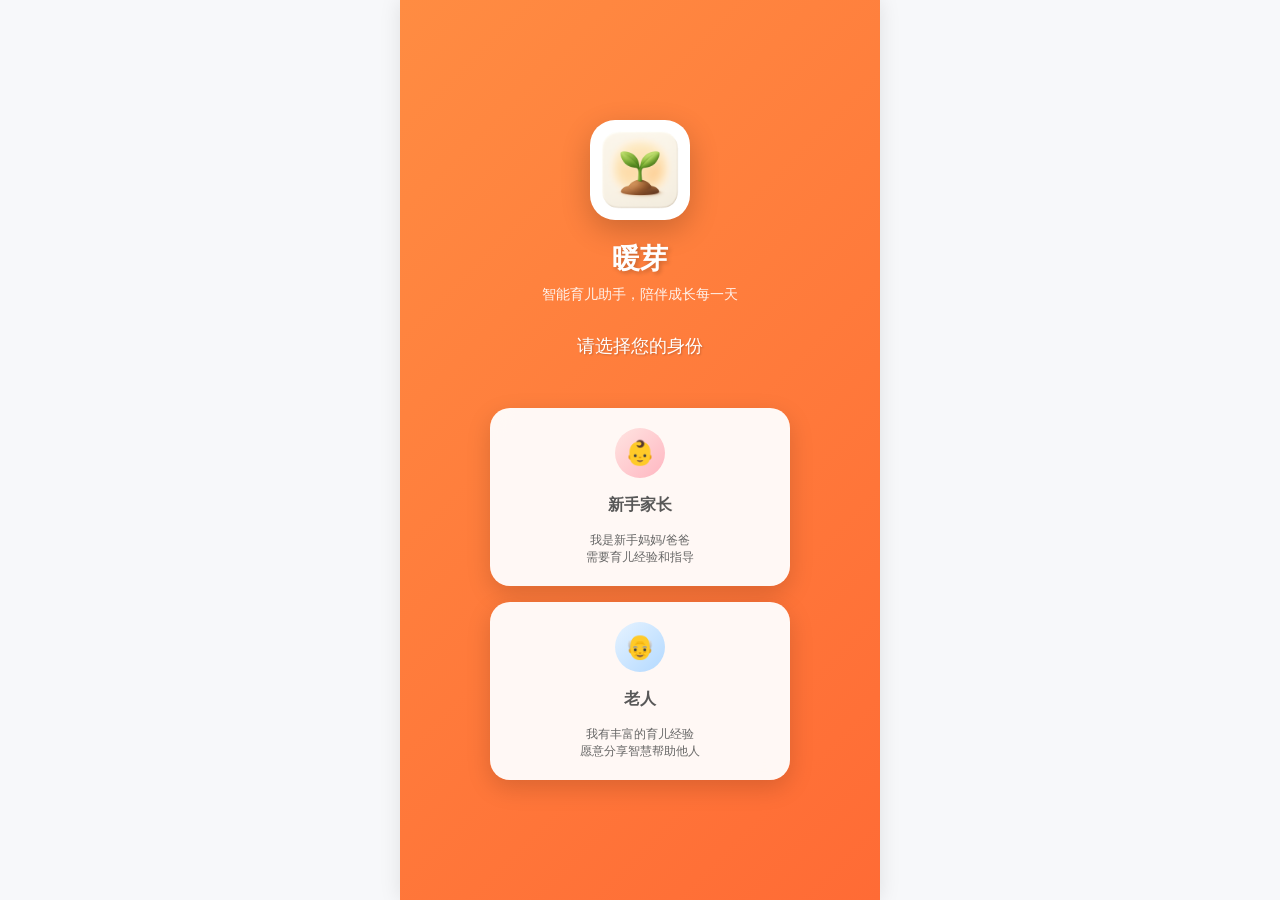
<file: nuanya_test/index.html>
<!DOCTYPE html>
<html lang="zh-CN">
<head>
    <meta charset="UTF-8">
    <meta name="viewport" content="width=device-width, initial-scale=1.0">
    <title>暖芽 - 选择身份</title>
    <style>
        :root { --primary-color: #FF8C42; --secondary-color: #FF6B35; --accent-color: #A9D8B8; --text-color: #585858; --border-color: #E0E0E0; }
        * { margin: 0; padding: 0; box-sizing: border-box; }
        body, html { margin: 0; padding: 0; height: 100%; font-family: -apple-system, BlinkMacSystemFont, "Segoe UI", Roboto, "Helvetica Neue", Arial, sans-serif; font-size: 16px; background-color: #f7f8fa; overflow: hidden; }
        @supports (padding: max(0px)) { body { padding-left: max(0px, env(safe-area-inset-left)); padding-right: max(0px, env(safe-area-inset-right)); padding-top: max(0px, env(safe-area-inset-top)); padding-bottom: max(0px, env(safe-area-inset-bottom)); } }
        .app-shell { max-width: 480px; margin: 0 auto; height: 100vh; position: relative; overflow: hidden; background: linear-gradient(135deg, #FF8C42 0%, #FF6B35 100%); box-shadow: 0 0 20px rgba(0,0,0,0.1); }
        .selection-container { display: flex; flex-direction: column; justify-content: center; align-items: center; height: 100vh; padding: 40px 20px; box-sizing: border-box; position: relative; }
        .logo-section { text-align: center; margin-bottom: 50px; animation: fadeInUp 1s ease-out; }
        .logo { width: 100px; height: 100px; background-color: white; border-radius: 25px; display: flex; justify-content: center; align-items: center; box-shadow: 0 10px 30px rgba(0,0,0,0.2); margin: 0 auto 20px; animation: logoFloat 2s ease-in-out infinite alternate; }
        .logo-text { width: 100%; height: 100%; object-fit: cover; border-radius: 25px; }
        .app-name { font-size: 28px; font-weight: 600; color: white; margin-bottom: 8px; text-shadow: 2px 2px 4px rgba(0,0,0,0.2); }
        .app-tagline { font-size: 14px; color: white; opacity: 0.9; margin-bottom: 30px; }
        .selection-title { font-size: 18px; color: white; font-weight: 500; text-shadow: 1px 1px 2px rgba(0,0,0,0.2); }
        .selection-buttons { width: 100%; max-width: 300px; display: flex; flex-direction: column; gap: 16px; animation: fadeInUp 1s ease-out 0.3s both; }
        .user-type-btn { width: 100%; padding: 20px; border: none; border-radius: 20px; background-color: rgba(255, 255, 255, 0.95); backdrop-filter: blur(10px); box-shadow: 0 8px 25px rgba(0,0,0,0.15); cursor: pointer; transition: all 0.3s ease; text-decoration: none; display: flex; flex-direction: column; align-items: center; gap: 12px; position: relative; overflow: hidden; }
        .user-type-btn::before { content: ''; position: absolute; top: 0; left: -100%; width: 100%; height: 100%; background: linear-gradient(90deg, transparent, rgba(255,255,255,0.4), transparent); transition: left 0.5s; }
        .user-type-btn:hover::before { left: 100%; }
        .user-type-btn:hover { transform: translateY(-3px); box-shadow: 0 15px 35px rgba(0,0,0,0.2); }
        .user-type-btn:active { transform: translateY(-1px); box-shadow: 0 8px 20px rgba(0,0,0,0.15); }
        .btn-icon { width: 50px; height: 50px; border-radius: 50%; display: flex; align-items: center; justify-content: center; font-size: 24px; margin-bottom: 5px; transition: transform 0.3s ease; }
        .user-type-btn:hover .btn-icon { transform: scale(1.1); }
        .mom-btn .btn-icon { background: linear-gradient(135deg, #FFE4E1, #FFB6C1); color: #FF69B4; }
        .elder-btn .btn-icon { background: linear-gradient(135deg, #E6F3FF, #B3D9FF); color: #4A90E2; }
        .btn-title { font-size: 16px; font-weight: 600; color: var(--text-color); margin-bottom: 4px; }
        .btn-description { font-size: 12px; color: #666; text-align: center; line-height: 1.4; }
        @keyframes fadeInUp { 0% { opacity: 0; transform: translateY(30px); } 100% { opacity: 1; transform: translateY(0); } }
        @keyframes logoFloat { 0% { transform: translateY(0px); } 100% { transform: translateY(-8px); } }
        @media (max-height: 700px) {
            .logo-section { margin-bottom: 30px; }
            .logo { width: 80px; height: 80px; }
            .logo-text { font-size: 28px; }
            .app-name { font-size: 24px; }
            .selection-title { font-size: 16px; }
            .selection-buttons { gap: 12px; }
            .user-type-btn { padding: 16px; }
        }
        @media (max-width: 360px) {
            .selection-container { padding: 30px 15px; }
            .selection-buttons { max-width: 280px; }
        }
    </style>
</head>
<body>
    <div class="app-shell">
        <div class="selection-container">
            <div class="logo-section">
                <div class="logo"><img src="images/logo.png" alt="暖芽Logo" class="logo-text"></div>
                <h1 class="app-name">暖芽</h1>
                <p class="app-tagline">智能育儿助手，陪伴成长每一天</p>
                <p class="selection-title">请选择您的身份</p>
            </div>
            <div class="selection-buttons">
                <a href="mom.html" class="user-type-btn mom-btn">
                    <div class="btn-icon">👶</div>
                    <div class="btn-title">新手家长</div>
                    <div class="btn-description">我是新手妈妈/爸爸<br>需要育儿经验和指导</div>
                </a>
                <a href="nuanya_demo.html" class="user-type-btn elder-btn">
                    <div class="btn-icon">👴</div>
                    <div class="btn-title">老人</div>
                    <div class="btn-description">我有丰富的育儿经验<br>愿意分享智慧帮助他人</div>
                </a>
            </div>
        </div>
    </div>
</body>
</html>
</file>
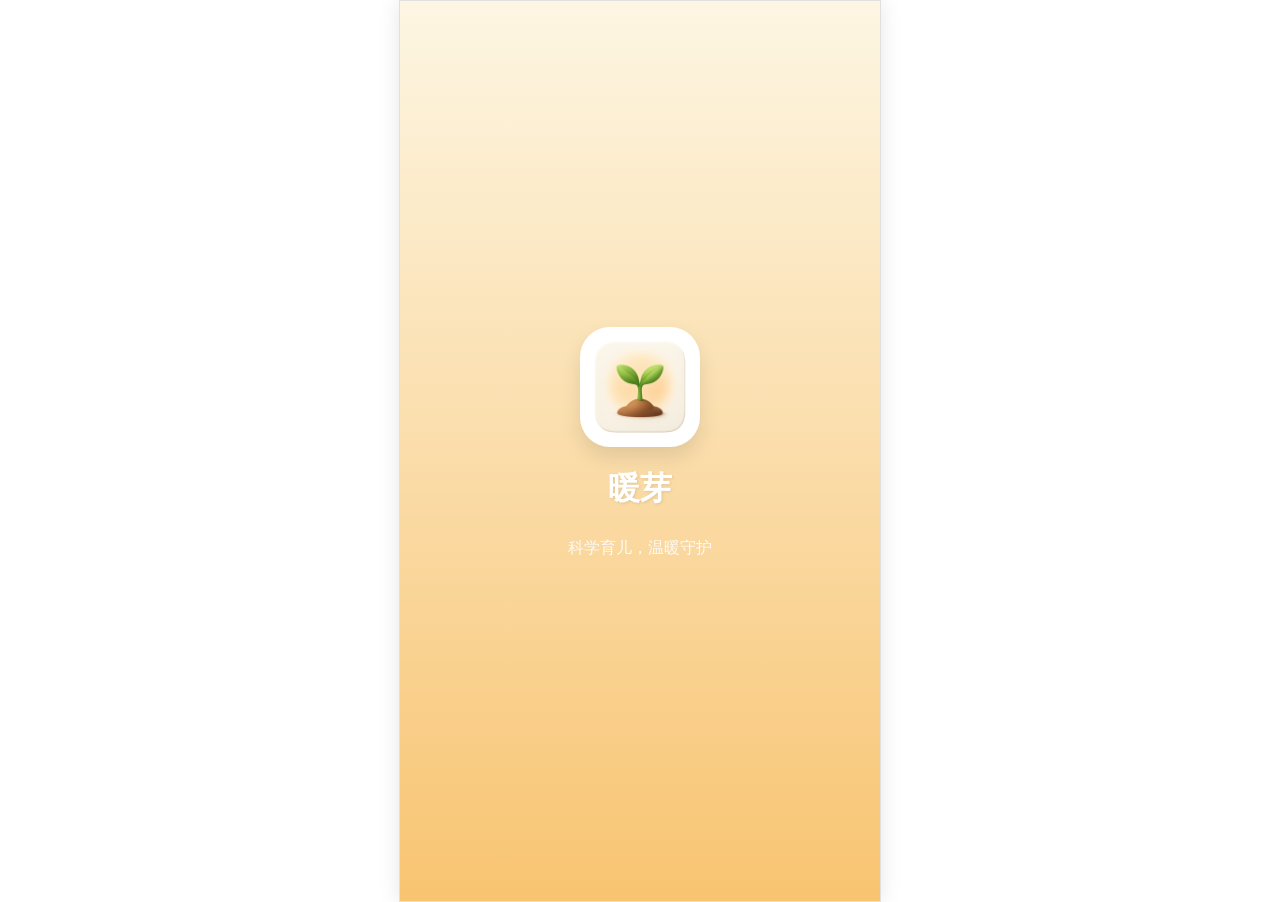
<file: nuanya_test/mom.html>
<!DOCTYPE html>
<html lang="zh-CN">

<head>
    <meta charset="UTF-8">
    <meta name="viewport" content="width=device-width, initial-scale=1.0">
    <title>暖芽 (妈妈端)</title>
    <link rel="stylesheet" href="css/mom-styles.css">
    <style>
        /* --- 全局样式 --- */
        :root {
            --primary-color: #F8C471;
            --secondary-color: #FDF6E3;
            --accent-color: #A9D8B8;
            --text-color: #585858;
            --border-color: #E0E0E0;
            --page-bg-color: #f7f8fa; /* 妈妈端背景色 */
        }
        body, html { 
            margin: 0; 
            padding: 0; 
            height: 100%; 
            font-family: -apple-system, BlinkMacSystemFont, "Segoe UI", Roboto, "Helvetica Neue", Arial, sans-serif; 
            font-size: 16px; 
            background-color: transparent;
            background-image: var(--secondary-color);
            background-attachment: fixed;
            background-size: cover;
            background-repeat: no-repeat;
        }
        
        /* 针对移动设备的安全区域适配 */
        @supports (padding: max(0px)) {
            body {
                padding-left: max(0px, env(safe-area-inset-left));
                padding-right: max(0px, env(safe-area-inset-right));
                padding-top: max(0px, env(safe-area-inset-top));
                padding-bottom: max(0px, env(safe-area-inset-bottom));
            }
        }
        .app-shell { max-width: 480px; margin: 0 auto; height: 100%; position: relative; overflow: hidden; background-color: var(--secondary-color); }
        .app-container {
            max-width: 480px;
            margin: 0 auto;
            height: 100vh;
            position: relative;
            overflow: hidden;
            background-color: var(--page-bg-color);
            box-shadow: 0 0 20px rgba(0,0,0,0.1);
            border: 1px solid #e0e0e0;
        }

        
        /* --- Toast 通知 --- */
        .toast { position: fixed; top: 20px; left: 50%; transform: translateX(-50%); background-color: rgba(0,0,0,0.7); color: white; padding: 10px 20px; border-radius: 20px; font-size: 14px; z-index: 1000; opacity: 0; transition: opacity 0.5s, top 0.5s; }
        .toast.show { opacity: 1; top: 40px; }
        
        .page {
            position: absolute;
            top: 0; left: 0; width: 100%; height: 100%;
            display: none; /* 默认所有页面都隐藏 */
            flex-direction: column;
            background-color: var(--secondary-color);
            overflow-y: auto;
            box-sizing: border-box;
        }
        .page.active { display: flex; }
        .page-content { flex-grow: 1; padding-bottom: 80px; } 

        /* --- 启动页 & 登录页 --- */
        #page-splash .splash-container { display: flex; flex-direction: column; justify-content: center; align-items: center; height: 100%; background: linear-gradient(180deg, var(--secondary-color) 0%, var(--primary-color) 100%); }
        #page-splash .logo { width: 120px; height: 120px; background-color: white; border-radius: 25%; display: flex; justify-content: center; align-items: center; box-shadow: 0 10px 20px rgba(0,0,0,0.1); }
        #page-splash .logo-img { width: 100%; height: 100%; object-fit: cover; border-radius: 25%; }
        #page-splash .app-name { font-size: 32px; font-weight: bold; color: white; margin-top: 20px; text-shadow: 1px 1px 3px rgba(0,0,0,0.1); }
        #page-splash .app-tagline { font-size: 16px; color: white; opacity: 0.9; margin-top: 5px; }

        #page-login .login-container { display: flex; flex-direction: column; justify-content: center; align-items: center; height: 100%; padding: 20px; box-sizing: border-box; background-color: var(--secondary-color); }
        #page-login .logo { width: 100px; height: 100px; background-color: white; border-radius: 22%; display: flex; justify-content: center; align-items: center; box-shadow: 0 8px 15px rgba(0,0,0,0.08); margin-bottom: 30px; }
        #page-login .logo-img { width: 100%; height: 100%; object-fit: cover; border-radius: 22%;}
        #page-login .welcome-text { font-size: 24px; font-weight: bold; color: var(--text-color); margin-bottom: 10px; }
        #page-login .welcome-subtext { font-size: 16px; color: #888; margin-bottom: 40px; text-align: center; }
        #page-login .login-form { width: 100%; max-width: 300px; }
        .phone-group { display: flex; gap: 10px; margin-bottom: 15px; }
        .phone-input { flex-grow: 1; padding: 16px; font-size: 16px; border: 2px solid #ddd; border-radius: 12px; box-sizing: border-box; }
        .phone-input:focus { border-color: var(--primary-color); outline: none; }
        #getCodeBtn { padding: 0 15px; font-size: 14px; font-weight: bold; color: white; background-color: var(--primary-color); border: none; border-radius: 12px; cursor: pointer; transition: background-color 0.3s; white-space: nowrap; }
        #getCodeBtn:disabled { background-color: #ccc; cursor: not-allowed; }
        .code-input { width: 100%; padding: 16px; font-size: 18px; border: 2px solid #ddd; border-radius: 12px; margin-bottom: 20px; box-sizing: border-box; text-align: center; letter-spacing: 0.5em; }
        .code-input:focus { border-color: var(--primary-color); outline: none; }
        .login-btn { width: 100%; max-width: 300px; padding: 18px; font-size: 18px; font-weight: bold; color: white; background-color: var(--primary-color); border: none; border-radius: 12px; cursor: pointer; transition: background-color 0.3s; }
        .login-btn:disabled { background-color: #ccc; cursor: not-allowed; }

        /* --- 引导页 --- */
        #page-onboarding-mom { background-color: #fff; justify-content: space-between; }
        .onboarding-slider { display: flex; flex-grow: 1; width: 100%; overflow: hidden; }
        .slide { min-width: 100%; display: none; flex-direction: column; justify-content: center; align-items: center; text-align: center; padding: 40px; box-sizing: border-box; }
        .slide.active { display: flex; }
        .slide-image { width: 70%; max-width: 220px; margin-bottom: 40px; border-radius: 20px;}
        .slide-title { font-size: 24px; font-weight: bold; color: var(--text-color); margin-bottom: 15px; }
        .slide-description { font-size: 16px; color: #888; line-height: 1.6; }
        .onboarding-controls { padding: 20px; text-align: center; }
        .dots-container { display: flex; justify-content: center; margin-bottom: 20px; }
        .dot { width: 10px; height: 10px; border-radius: 50%; background-color: #ddd; margin: 0 5px; transition: background-color 0.3s; }
        .dot.active { background-color: var(--primary-color); }
        .onboarding-btn { width: 100%; max-width: 300px; padding: 18px; font-size: 18px; font-weight: bold; color: white; background-color: var(--primary-color); border: none; border-radius: 12px; cursor: pointer; }

        /* --- 通用 UI --- */
        .header { background-color: #fff; padding: 15px 20px; text-align: center; font-size: 18px; font-weight: bold; color: var(--text-color); border-bottom: 1px solid #f0f0f0; position: relative; }
        .bottom-nav { position: absolute; bottom: 0; left: 0; right: 0; height: 65px; background-color: #ffffff; display: flex; justify-content: space-around; align-items: center; box-shadow: 0 -2px 5px rgba(0,0,0,0.08); border-top: 1px solid #f0f0f0; z-index: 100; }
        .nav-item { position: relative; display: flex; flex-direction: column; align-items: center; color: #999; font-size: 12px; text-decoration: none; padding: 5px 0; cursor: pointer; flex-grow: 1; }
        .nav-item.active { color: var(--primary-color); font-weight: bold; }
        .nav-item svg { width: 24px; height: 24px; margin-bottom: 4px; }
        .back-button { position: absolute; left: 10px; top: 50%; transform: translateY(-50%); width: 30px; height: 30px; cursor: pointer; display: flex; align-items: center; justify-content: center; }
        .nav-badge { position: absolute; top: 6px; right: 22px; min-width: 18px; height: 18px; padding: 0 6px; border-radius: 10px; background-color: #ff4757; color: #fff; font-size: 11px; display: flex; align-items: center; justify-content: center; box-sizing: border-box; }
        
        /* --- 首页 --- */
        #page-mom-home .search-bar { padding: 10px 15px; background-color: #fff; border-bottom: 1px solid #f0f0f0;}
        #page-mom-home .search-input { width: 100%; padding: 12px 15px; font-size: 14px; border: none; background-color: #f0f2f5; border-radius: 20px; box-sizing: border-box; text-align: center;}
        .feed-list { padding: 15px; }
        .feed-card { background-color: #fff; border-radius: 12px; padding: 20px; margin-bottom: 15px; box-shadow: 0 4px 12px rgba(0,0,0,0.05); }
        .feed-card .question-title { font-size: 17px; font-weight: bold; margin: 0 0 10px 0; }
        .feed-card .answer-summary { font-size: 15px; color: #666; line-height: 1.6; }
        .empty { padding: 20px; color: #888; text-align: center; }
        .tags { display: flex; flex-wrap: wrap; gap: 6px; margin-top: 8px; }
        .tag { font-size: 12px; color: #E59866; background-color: #FEF3E2; padding: 3px 10px; border-radius: 12px; }
        .ask-button { position: fixed; bottom: 80px; right: calc(50% - 220px); width: 60px; height: 60px; background-color: var(--primary-color); border-radius: 50%; border: none; box-shadow: 0 5px 15px rgba(0,0,0,0.2); cursor: pointer; display: flex; justify-content: center; align-items: center; z-index: 100; }
        .ask-button-hint { position: fixed; bottom: 85px; right: calc(50% - 140px); background-color: rgba(0,0,0,0.8); color: white; padding: 10px 14px; border-radius: 20px; font-size: 14px; white-space: nowrap; z-index: 99; animation: fadeInOut 6s ease-in-out; }
        @keyframes fadeInOut { 0% { opacity: 0; transform: translateX(10px); } 20% { opacity: 1; transform: translateX(0); } 80% { opacity: 1; transform: translateX(0); } 100% { opacity: 0; transform: translateX(10px); } }
        .list-item-badge { min-width: 18px; height: 18px; padding: 0 6px; border-radius: 10px; background-color: #ff4757; color: #fff; font-size: 12px; display: inline-flex; align-items: center; justify-content: center; box-sizing: border-box; margin-right: 8px; }
        .notifications-list { padding: 15px; }
        .notification-card { background-color: #fff; border-radius: 12px; padding: 16px; margin-bottom: 12px; box-shadow: 0 2px 8px rgba(0,0,0,0.08); cursor: pointer; }
        .notification-card.unread { border: 2px solid rgba(248,196,113,0.7); }
        .notification-title { font-size: 16px; font-weight: bold; margin: 0 0 8px 0; color: var(--text-color); }
        .notification-sub { font-size: 14px; margin: 0; color: #666; line-height: 1.5; }
        .notification-time { font-size: 12px; color: #999; margin-top: 10px; }
        
        /* --- 提问弹窗 --- */
        #ask-overlay { position: fixed; top: 0; left: 0; right: 0; bottom: 0; background-color: rgba(0,0,0,0.5); z-index: 200; display: none; justify-content: center; align-items: center; }
        #ask-overlay.visible { display: flex; }
        #mom-answer-overlay { position: fixed; top: 0; left: 0; right: 0; bottom: 0; background-color: rgba(0,0,0,0.5); z-index: 200; display: none; justify-content: center; align-items: center; }
        #mom-answer-overlay.visible { display: flex; }
        .ask-modal { background-color: #fff; border-radius: 16px; padding: 25px; width: 90%; max-width: 400px; }
        .ask-modal h3 { margin: 0 0 20px 0; text-align: center; }
        .ask-modal textarea { width: 100%; height: 120px; border: 1px solid #ddd; border-radius: 8px; padding: 10px; font-size: 16px; box-sizing: border-box; margin-bottom: 20px; }
        .ask-modal button { width: 100%; padding: 15px; font-size: 16px; font-weight: bold; color: white; background-color: var(--primary-color); border: none; border-radius: 10px; cursor: pointer; }
        
        /* --- 感谢信弹窗 --- */
        #thanks-overlay { position: fixed; top: 0; left: 0; right: 0; bottom: 0; background-color: rgba(0,0,0,0.5); z-index: 200; display: none; justify-content: center; align-items: center; }
        #thanks-overlay.visible { display: flex; }
        .thanks-modal { background-color: #fff; border-radius: 16px; padding: 25px; width: 90%; max-width: 400px; }
        .thanks-modal h3 { margin: 0 0 12px 0; text-align: center; }
        .thanks-modal textarea { width: 100%; height: 120px; border: 1px solid #ddd; border-radius: 8px; padding: 10px; font-size: 16px; box-sizing: border-box; margin-bottom: 12px; }
        .upload-preview { display: grid; grid-template-columns: repeat(3, 1fr); gap: 8px; }
        .upload-preview img { width: 100%; height: 80px; object-fit: cover; border-radius: 8px; }
        .modal-actions { display: flex; gap: 10px; margin-top: 12px; }
        .modal-actions button { flex: 1; padding: 12px; font-size: 16px; font-weight: bold; color: white; background-color: var(--primary-color); border: none; border-radius: 10px; cursor: pointer; }
        .modal-actions .secondary { background-color: #ddd; color: #333; }
        
        /* --- 感谢信列表样式 --- */
        .thank-letter-item { 
            background-color: #fff; 
            border-radius: 12px; 
            padding: 15px; 
            margin-bottom: 12px; 
            box-shadow: 0 2px 8px rgba(0,0,0,0.08); 
            cursor: pointer; 
            transition: all 0.2s ease;
        }
        .thank-letter-item:hover { 
            box-shadow: 0 4px 12px rgba(0,0,0,0.12); 
            transform: translateY(-1px);
        }
        .thank-letter-item .title { 
            font-size: 16px; 
            font-weight: bold; 
            margin-bottom: 8px; 
            color: var(--text-color);
        }
        .thank-letter-item .content { 
            font-size: 14px; 
            color: #666; 
            line-height: 1.5; 
            margin-bottom: 10px;
        }
        .thank-letter-item .meta { 
            font-size: 12px; 
            color: #999; 
            display: flex; 
            justify-content: space-between; 
            align-items: center;
        }
        
        /* --- 感谢信详情弹窗 --- */
        #thank-letter-detail-overlay { 
            position: fixed; 
            top: 0; 
            left: 0; 
            right: 0; 
            bottom: 0; 
            background-color: rgba(0,0,0,0.5); 
            z-index: 300; 
            display: none; 
            justify-content: center; 
            align-items: center; 
        }
        #thank-letter-detail-overlay.visible { display: flex; }
        .thank-letter-detail-modal { 
            background-color: #fff; 
            border-radius: 16px; 
            padding: 25px; 
            width: 90%; 
            max-width: 500px; 
            max-height: 80vh; 
            overflow-y: auto;
        }
        .thank-letter-detail-modal h3 { 
            margin: 0 0 15px 0; 
            text-align: center; 
            color: var(--text-color);
        }
        .thank-letter-detail-modal .detail-content { 
            font-size: 16px; 
            line-height: 1.6; 
            color: var(--text-color); 
            margin-bottom: 20px;
        }
        .thank-letter-detail-modal .detail-meta { 
            font-size: 14px; 
            color: #666; 
            border-top: 1px solid #f0f0f0; 
            padding-top: 15px;
        }
        .thank-letter-detail-modal .close-btn { 
            width: 100%; 
            padding: 12px; 
            font-size: 16px; 
            font-weight: bold; 
            color: white; 
            background-color: var(--primary-color); 
            border: none; 
            border-radius: 10px; 
            cursor: pointer; 
            margin-top: 15px;
        }
        
        /* --- 回答详情页 --- */
        .question-section { padding: 20px; background-color: #fff; border-bottom: 10px solid var(--page-bg-color);}
        .question-section h2 { margin: 0 0 10px 0; font-size: 22px; }
        .question-section .author { font-size: 14px; color: #888; }
        .answer-list { padding: 15px; }
        .answer-card { background-color: #fff; border-radius: 12px; padding: 20px; margin-bottom: 15px; box-shadow: 0 4px 12px rgba(0,0,0,0.05); }
        .answer-header { display: flex; align-items: center; margin-bottom: 15px; }
        .answer-header img { width: 45px; height: 45px; border-radius: 50%; margin-right: 12px; object-fit: cover; }
        .answer-header .info .name { font-weight: bold; }
        .answer-header .info .role { font-size: 12px; color: #fff; background-color: var(--accent-color); padding: 2px 8px; border-radius: 10px; display: inline-block; }
        .answer-body .refined-suggestions { font-size: 16px; line-height: 1.8; }
        .answer-body .refined-suggestions p { margin: 12px 0; }
        .interaction-bar { display: flex; justify-content: space-around; padding-top: 20px; border-top: 1px solid #f0f0f0; margin-top: 20px; }
        .interaction-btn { background: #f0f2f5; border: none; border-radius: 20px; padding: 10px 20px; font-size: 14px; font-weight: bold; cursor: pointer; display: flex; align-items: center; gap: 8px; }
        .interaction-btn.active { background-color: #FEF3E2; color: #E59866; }
        .interaction-btn svg { width: 20px; height: 20px; }

        /* --- 收藏与我的页面 --- */
        #page-mom-collections .header, #page-mom-honor .header, #page-mom-profile .header { text-align: left; font-size: 22px; }
        .profile-card-mom { background: #fff; padding: 20px; display: flex; align-items: center; border-bottom: 10px solid var(--page-bg-color); }
        .avatar-mom { width: 70px; height: 70px; border-radius: 50%; margin-right: 15px; object-fit: cover; }
        .user-info-mom .name { font-size: 22px; font-weight: bold; margin: 0; }
        .user-info-mom .tag { font-size: 14px; color: #888; margin: 5px 0 0 0; }
        .function-list { background-color: #fff; }
        .list-item { display: flex; justify-content: space-between; align-items: center; padding: 18px 20px; border-bottom: 1px solid #f0f0f0; font-size: 16px; color: var(--text-color); cursor: pointer; }
        .list-item:last-child { border-bottom: none; }
        .list-item .arrow { color: #ccc; font-size: 20px; }
        
        /* 收藏页顶部标签（书签） */
        .collections-tabs { display: flex; gap: 8px; padding: 10px 15px; background-color: #fff; position: sticky; top: 0; z-index: 50; border-bottom: 1px solid #f0f0f0; overflow-x: auto; }
        .collections-tab { padding: 8px 12px; border-radius: 16px; background-color: #f0f2f5; color: #555; font-size: 14px; cursor: pointer; white-space: nowrap; }
        .collections-tab.active { background-color: #FEF3E2; color: #E59866; font-weight: bold;}
        .collection-section { padding: 10px 15px; }

        .segment-control { display: flex; margin: 15px; background-color: #fff; border-radius: 12px; padding: 4px; }
        .segment-btn { flex: 1; padding: 10px 0; border: none; border-radius: 10px; background: transparent; font-size: 15px; font-weight: bold; color: #888; cursor: pointer; }
        .segment-btn.active { background-color: var(--secondary-color); color: #E59866; }
        .honor-content { padding: 0 15px 15px 15px; }
        .badge-grid { display: grid; grid-template-columns: repeat(2, 1fr); gap: 12px; }
        .badge-item { background: #fff; border-radius: 12px; padding: 14px; box-shadow: 0 2px 8px rgba(0,0,0,0.08); text-align: center; }
        .badge-icon { width: 90px; height: 90px; border-radius: 50%; margin: 0 auto 10px auto; display: flex; align-items: center; justify-content: center; font-size: 12px; line-height: 1.4; color: #999; background: #f5f5f5; }
        .badge-icon.unlocked { background: var(--primary-color); color: white; }
        .badge-name { margin: 0; font-size: 14px; color: #888; font-weight: bold; }
        .badge-name.unlocked { color: var(--text-color); }
        
        /* 宝贝常见问题样式 */
        .common-issues-list { padding: 15px; }
        .issue-item { 
            background: white; 
            border-radius: 12px; 
            padding: 16px; 
            margin-bottom: 12px; 
            box-shadow: 0 2px 8px rgba(0,0,0,0.1); 
            transition: all 0.3s ease;
            cursor: pointer;
        }
        .issue-item:hover { 
            transform: translateY(-1px); 
            box-shadow: 0 4px 12px rgba(0,0,0,0.15); 
        }
        .issue-item h4 { 
            font-size: 16px; 
            font-weight: 600; 
            color: var(--text-color); 
            margin: 0 0 8px 0; 
            line-height: 1.4; 
        }
        .issue-item .issue-description { 
            font-size: 14px; 
            color: #666; 
            line-height: 1.5; 
            margin: 0 0 12px 0; 
        }
        .issue-item .issue-meta { 
            display: flex; 
            justify-content: space-between; 
            align-items: center; 
            font-size: 12px; 
            color: #999; 
        }
        .issue-item .category { 
            background: var(--accent-color); 
            color: white; 
            padding: 2px 8px; 
            border-radius: 10px; 
            font-size: 11px; 
        }
        .issue-item .create-time { 
            color: #999; 
        }

    </style>
</head>
<body>
    <div class="app-container">

<div class="app-shell">
    <div class="toast" id="toast"></div>

    <div class="page active" id="page-splash">
        <div class="splash-container">
            <div class="logo"><img src="images/logo.png" alt="暖芽Logo" class="logo-img"></div>
            <h1 class="app-name">暖芽</h1>
            <p class="app-tagline">科学育儿，温暖守护</p>
        </div>
    </div>

    <div class="page" id="page-login">
        <div class="login-container">
            <div class="logo"><img src="images/logo.png" alt="暖芽Logo" class="logo-img"></div>
            <h2 class="welcome-text">欢迎来到暖芽</h2>
            <p class="welcome-subtext">告别育儿焦虑，收获来自社区的温暖与智慧</p>
            <div class="login-form">
                 <div class="phone-group">
                    <input type="tel" id="phoneInput" class="phone-input" placeholder="请输入手机号码" maxlength="11">
                    <button id="getCodeBtn" disabled>获取验证码</button>
                </div>
                <input type="tel" id="codeInput" class="code-input" placeholder="------" maxlength="6" disabled>
                <button class="login-btn" id="loginBtn" disabled>登 录</button>
            </div>
        </div>
    </div>

    <div class="page" id="page-onboarding-mom">
        <div class="onboarding-slider">
            <div class="slide active">
                <img src="images/momonboarding1.jpg" alt="随时提问" class="slide-image">
                <h2 class="slide-title">遇到难题？随时提问</h2>
                <p class="slide-description">告别信息过载，一键发起求助，<br>让育儿不再焦虑。</p>
            </div>
            <div class="slide">
                <img src="images/momonboarding2.jpg" alt="AI总结" class="slide-image">
                <h2 class="slide-title">AI总结，只看精华</h2>
                <p class="slide-description">我们为您提炼长辈经验的精粹，<br>条理清晰，科学可靠。</p>
            </div>
             <div class="slide">
                <img src="images/momonboarding3.jpg" alt="构建宝典" class="slide-image">
                <h2 class="slide-title">收藏智慧，构建宝典</h2>
                <p class="slide-description">轻松收藏每一条宝贵经验，<br>打造您专属的育儿知识库。</p>
            </div>
        </div>
        <div class="onboarding-controls">
            <div class="dots-container" id="dotsContainerMom"></div>
            <button class="onboarding-btn" id="onboardingBtnMom">下一页</button>
        </div>
    </div>
    
    <div class="page" id="page-mom-home">
        <header class="header">发现</header>
        <div class="page-content">
            <div class="segment-control qa-segment">
                <button class="segment-btn active" id="mom-qa-btn-ask" onclick="setMomQaMode('ask')">我要提问</button>
                <button class="segment-btn" id="mom-qa-btn-answer" onclick="setMomQaMode('answer')">我要解答</button>
            </div>

            <div id="mom-qa-ask-content">
                <div class="search-bar">
                    <div class="search-input-container">
                        <input type="text" class="search-input" id="searchInput" placeholder="搜索" oninput="MomFunctions.handleSearchInput(event)">
                        <span class="search-icon">🔍</span>
                    </div>
                </div>
                
                <!-- 问题标签区域 -->
                <div class="question-tags-section">
                    <h4>热门话题</h4>
                    <div class="tags-container" id="questionTagsContainer">
                        <button class="question-tag" onclick="MomFunctions.handleTagClick('饮食健康')">饮食健康</button>
                        <button class="question-tag" onclick="MomFunctions.handleTagClick('睡眠问题')">睡眠问题</button>
                        <button class="question-tag" onclick="MomFunctions.handleTagClick('行为培养')">行为培养</button>
                        <button class="question-tag" onclick="MomFunctions.handleTagClick('日常护理')">日常护理</button>
                        <button class="question-tag" onclick="MomFunctions.handleTagClick('知识启蒙')">知识启蒙</button>
                        <button class="question-tag" onclick="MomFunctions.handleTagClick('趣味陪伴')">趣味陪伴</button>
                    </div>
                </div>
                
                <!-- 问题列表区域 -->
                <div class="feed-list" id="questionsContainer">
                    <!-- Questions will be dynamically loaded here by JavaScript -->
                </div>
            </div>

            <div id="mom-qa-answer-content" style="display: none;">
                <div class="feed-list">
                    <div class="feed-card">
                        <h3 class="question-title">待解答问题</h3>
                        <p class="answer-summary">选择一个问题，使用文字回答。</p>
                    </div>
                </div>
                <div class="feed-list" id="momUnansweredList"></div>
            </div>
        </div>
        <button class="ask-button" id="momAskButton" onclick="showAskModal()" style="display: none;">
            <svg viewBox="0 0 24 24" width="28" height="28" stroke="white" stroke-width="3" fill="none" stroke-linecap="round" stroke-linejoin="round"><line x1="12" y1="5" x2="12" y2="19"></line><line x1="5" y1="12" x2="19" y2="12"></line></svg>
        </button>
        <div class="ask-button-hint" id="askButtonHint" style="display: none;">点 + 发布问题（这是“提问”入口）</div>
    </div>

    <div class="page" id="page-mom-answer-detail">
        <header class="header">
             <div class="back-button" onclick="navigateTo('page-mom-home')">
                <svg viewBox="0 0 24 24" width="24" height="24" fill="none" stroke="currentColor" stroke-width="3"><polyline points="15 18 9 12 15 6"></polyline></svg>
            </div>
            问题详情
        </header>
        <div class="page-content" style="padding-bottom: 0;">
            <div class="question-section" id="questionSection"></div>
            <div class="answer-list" id="answerList">
                </div>
        </div>
    </div>

    <div class="page" id="page-mom-collections">
        <div class="page-content">
            <header class="header">我的收藏</header>
            <div class="collections-tabs" id="collectionsTabs"></div>
            <div class="feed-list" id="collectionsList">
                </div>
        </div>
    </div>

    <div class="page" id="page-mom-honor">
        <div class="page-content">
            <header class="header">荣誉墙</header>
            <div class="segment-control">
                <button class="segment-btn active" id="mom-btn-badges" onclick="showMomHonorTab('badges')">成就徽章</button>
                <button class="segment-btn" id="mom-btn-letters" onclick="showMomHonorTab('letters')">感谢信</button>
            </div>
            <div class="honor-content" id="mom-honor-badges-content">
                <div class="badge-grid">
                    <div class="badge-item"><div class="badge-icon unlocked">已于<br>2025-08-02<br>获得</div><p class="badge-name unlocked">首次提问</p></div>
                    <div class="badge-item"><div class="badge-icon unlocked">已于<br>2025-09-10<br>获得</div><p class="badge-name unlocked">爱心传递</p></div>
                    <div class="badge-item"><div class="badge-icon">获得<br>10个收藏<br>解锁</div><p class="badge-name">知识收藏家</p></div>
                    <div class="badge-item"><div class="badge-icon">累计<br>5封感谢<br>解锁</div><p class="badge-name">温暖守护</p></div>
                </div>
            </div>
            <div class="honor-content" id="mom-honor-letters-content" style="display: none;">
                <div class="feed-list">
                    <div class="feed-card">
                        <h3 class="question-title">暂无感谢信数据</h3>
                        <p class="answer-summary">还没有收到老人们的感谢信，继续解答问题吧！</p>
                    </div>
                </div>
            </div>
        </div>
    </div>

    <div class="page" id="page-mom-profile">
        <div class="page-content" style="background-color: var(--secondary-color);">
            <header class="header">我的</header>
            <div class="profile-card-mom">
                <img src="images/momavatar.jpg" alt="用户头像" class="avatar-mom">
                <div class="user-info-mom">
                    <p class="name">Cindy</p>
                    <p class="tag">宝宝 6个月 · 2025年8月加入</p>
                </div>
            </div>
             <div class="function-list" style="margin-top: 10px;">
                <div class="list-item" onclick="navigateTo('page-mom-notifications')">
                    <div class="item-left"><span>消息提醒</span></div>
                    <div class="item-right">
                        <span class="list-item-badge" id="momMessageBadge" style="display: none;"></span>
                        <span class="arrow">&gt;</span>
                    </div>
                </div>
                <div class="list-item" onclick="navigateTo('page-mom-my-questions')"><div class="item-left"><span>我的提问</span></div><span class="arrow">&gt;</span></div>
                <div class="list-item" onclick="navigateTo('page-mom-my-answers')"><div class="item-left"><span>我的回答</span></div><span class="arrow">&gt;</span></div>
                <div class="list-item" onclick="navigateTo('page-mom-thank-letters')"><div class="item-left"><span>收到的感谢</span></div><span class="arrow">&gt;</span></div>
                <div class="list-item" onclick="navigateTo('page-mom-common-issues')"><div class="item-left"><span>宝贝常遇问题</span></div><span class="arrow">&gt;</span></div>
             </div>
             <div class="function-list" style="margin-top: 10px;">
                <div class="list-item" onclick="alert('跳转到会员中心')"><div class="item-left"><span>会员中心</span></div><span class="arrow">&gt;</span></div>
                <div class="list-item" onclick="alert('跳转到设置页')"><div class="item-left"><span>设置</span></div><span class="arrow">&gt;</span></div>
             </div>
             <div class="function-list" style="margin-top: 10px;">
                <div class="list-item" onclick="handleLogout()" style="color: #ff4757;"><div class="item-left"><span>退出登录</span></div><span class="arrow">&gt;</span></div>
             </div>
        </div>
    </div>

    <!-- 消息提醒页面 -->
    <div class="page" id="page-mom-notifications">
        <header class="header">
            <div class="back-button" onclick="navigateTo('page-mom-profile')">
                <svg viewBox="0 0 24 24" width="24" height="24" fill="none" stroke="currentColor" stroke-width="3"><polyline points="15 18 9 12 15 6"></polyline></svg>
            </div>
            消息提醒
        </header>
        <div class="page-content">
            <div class="notifications-list" id="momNotificationsList"></div>
        </div>
    </div>

    <!-- 我的提问页面 -->
    <div class="page" id="page-mom-my-questions">
        <header class="header">
            <div class="back-button" onclick="navigateTo('page-mom-profile')">
                <svg viewBox="0 0 24 24" width="24" height="24" fill="none" stroke="currentColor" stroke-width="3"><polyline points="15 18 9 12 15 6"></polyline></svg>
            </div>
            我的提问
        </header>
        <div class="page-content">
            <div class="my-questions-list" id="myQuestionsList">
                <!-- 问题列表将在这里动态加载 -->
            </div>
        </div>
    </div>

    <!-- 收到的感谢页面 -->
    <div class="page" id="page-mom-thank-letters">
        <header class="header">
            <div class="back-button" onclick="navigateTo('page-mom-profile')">
                <svg viewBox="0 0 24 24" width="24" height="24" fill="none" stroke="currentColor" stroke-width="3"><polyline points="15 18 9 12 15 6"></polyline></svg>
            </div>
            收到的感谢
        </header>
        <div class="page-content">
            <div class="thank-letters-list" id="thankLettersList">
                <!-- 感谢信列表将在这里动态加载 -->
            </div>
        </div>
    </div>

    <!-- 我的回答页面 -->
    <div class="page" id="page-mom-my-answers">
        <header class="header">
            <div class="back-button" onclick="navigateTo('page-mom-profile')">
                <svg viewBox="0 0 24 24" width="24" height="24" fill="none" stroke="currentColor" stroke-width="3"><polyline points="15 18 9 12 15 6"></polyline></svg>
            </div>
            我的回答
        </header>
        <div class="page-content">
            <div class="my-questions-list" id="myAnswersListMom"></div>
        </div>
    </div>

    <!-- 感谢信详情弹窗 -->
    <div id="thank-letter-detail-overlay">
        <div class="thank-letter-detail-modal">
            <h3 id="thank-letter-detail-title">感谢信详情</h3>
            <div class="detail-content" id="thank-letter-detail-content">
                <!-- 详情内容 -->
            </div>
            <div class="detail-meta" id="thank-letter-detail-meta">
                <!-- 元信息 -->
            </div>
            <button class="close-btn" onclick="closeThankLetterDetail()">关闭</button>
        </div>
    </div>

    <!-- 宝贝常遇问题页面 -->
    <div class="page" id="page-mom-common-issues">
        <header class="header">
            <div class="back-button" onclick="navigateTo('page-mom-profile')">
                <svg viewBox="0 0 24 24" width="24" height="24" fill="none" stroke="currentColor" stroke-width="3"><polyline points="15 18 9 12 15 6"></polyline></svg>
            </div>
            宝贝常遇问题
        </header>
        <div class="page-content">
            <div class="common-issues-list" id="commonIssuesList">
                <!-- 常见问题列表将在这里动态加载 -->
            </div>
        </div>
    </div>

    <nav class="bottom-nav" id="bottomNavMom" style="display: none;">
        <div class="nav-item active" data-page="page-mom-home" onclick="navigateTo('page-mom-home')">
            <svg viewBox="0 0 24 24" fill="none" stroke="currentColor" stroke-width="2"><path d="M3 9l9-7 9 7v11a2 2 0 0 1-2 2H5a2 2 0 0 1-2-2z"></path><polyline points="9 22 9 12 15 12 15 22"></polyline></svg>
            <span>首页</span>
        </div>
        <div class="nav-item" data-page="page-mom-honor" onclick="navigateTo('page-mom-honor')">
            <svg viewBox="0 0 24 24" fill="none" stroke="currentColor" stroke-width="2"><path d="M12 2l3.09 6.26L22 9.27l-5 4.87 1.18 6.88L12 17.77l-6.18 3.25L7 14.14 2 9.27l6.91-1.01L12 2z"></path></svg>
            <span>荣誉墙</span>
        </div>
        <div class="nav-item" data-page="page-mom-collections" onclick="navigateTo('page-mom-collections')">
            <svg viewBox="0 0 24 24" fill="none" stroke="currentColor" stroke-width="2"><path d="M19 21l-7-5-7 5V5a2 2 0 0 1 2-2h10a2 2 0 0 1 2 2z"></path></svg>
            <span>收藏</span>
        </div>
        <div class="nav-item" data-page="page-mom-profile" onclick="navigateTo('page-mom-profile')">
            <svg viewBox="0 0 24 24" fill="none" stroke="currentColor" stroke-width="2"><circle cx="12" cy="12" r="10"></circle><circle cx="12" cy="10" r="3"></circle><path d="M7 20.662V19a2 2 0 0 1 2-2h6a2 2 0 0 1 2 2v1.662"></path></svg>
            <span class="nav-badge" id="momNavNotifBadge" style="display: none;"></span>
            <span>我的</span>
        </div>
    </nav>
    
    <div id="ask-overlay">
        <div class="ask-modal">
            <h3>提出您的问题</h3>
            <form id="askQuestionForm">
                <input type="text" name="title" placeholder="问题标题" required style="margin-bottom: 10px; padding: 10px; width: 100%; border: 1px solid #ddd; border-radius: 5px;">
                <textarea name="content" placeholder="请详细描述您遇到的育儿难题..." required style="margin-bottom: 10px; padding: 10px; width: 100%; height: 100px; border: 1px solid #ddd; border-radius: 5px;"></textarea>
                <select name="category" style="margin-bottom: 10px; padding: 10px; width: 100%; border: 1px solid #ddd; border-radius: 5px;">
                    <option value="">选择问题类别</option>
                    <option value="饮食健康">饮食健康</option>
                    <option value="睡眠问题">睡眠问题</option>
                    <option value="行为培养">行为培养</option>
                    <option value="日常护理">日常护理</option>
                    <option value="知识启蒙">知识启蒙</option>
                    <option value="趣味陪伴">趣味陪伴</option>
                </select>
                <input type="number" name="baby_age_months" placeholder="宝宝月龄" min="0" max="60" style="margin-bottom: 10px; padding: 10px; width: 100%; border: 1px solid #ddd; border-radius: 5px;">
                <select name="urgency_level" style="margin-bottom: 10px; padding: 10px; width: 100%; border: 1px solid #ddd; border-radius: 5px;">
                    <option value="normal">一般</option>
                    <option value="urgent">紧急</option>
                    <option value="very_urgent">非常紧急</option>
                </select>
                <div class="modal-actions">
                    <button type="submit">发布问题</button>
                    <button type="button" class="secondary" onclick="hideAskModal()">取消</button>
                </div>
            </form>
        </div>
    </div>

    <div id="mom-answer-overlay">
        <div class="ask-modal">
            <h3 id="momAnswerModalTitle">文字解答</h3>
            <div style="margin-bottom: 10px; color: #666; font-size: 14px;" id="momAnswerModalQuestion"></div>
            <textarea id="momAnswerTextarea" placeholder="请输入你的解答..." required style="margin-bottom: 10px; padding: 10px; width: 100%; height: 120px; border: 1px solid #ddd; border-radius: 5px; box-sizing: border-box;"></textarea>
            <div id="momAnswerAnalysisPanel" style="display:none; margin-top: 12px;">
                <div style="margin-bottom: 8px; font-weight: bold; color: #555;">AI经验分析</div>
                <div id="momAnswerAnalysisContent" class="analysis-block">AI分析中...</div>
            </div>
            <div class="modal-actions">
                <button type="button" id="momAnswerAnalyzeBtn" onclick="analyzeMomTextAnswer()">先分析</button>
                <button type="button" id="momAnswerSubmitBtn" onclick="confirmSubmitMomTextAnswer()" disabled>确认提交</button>
                <button type="button" class="secondary" onclick="closeMomAnswerModal()">取消</button>
            </div>
        </div>
    </div>

    <div id="thanks-overlay">
        <div class="thanks-modal">
            <h3>发送感谢信</h3>
            <textarea id="thanksTextarea" placeholder="写下你的感谢话语..." required style="margin-bottom: 10px; padding: 10px; width: 100%; height: 100px; border: 1px solid #ddd; border-radius: 5px; box-sizing: border-box;"></textarea>
            <div class="modal-actions">
                <button type="button" onclick="submitThanks()">发送</button>
                <button type="button" class="secondary" onclick="hideThanksModal()">取消</button>
            </div>
        </div>
    </div>
</div>

<script>
    // --- 数据和状态 ---
    let currentSlideMom = 0;
    let selectedQuestionId = null;
    let selectedQuestionTitle = '';
    let currentCollectionsFilter = '全部';

    // 问题与答案数据
    const questionsData = {
        '101': { title: '宝宝不爱吃辅食怎么办？' },
        '102': { title: '宝宝频繁夜醒怎么处理？' },
        '103': { title: '如何正确给新生儿剪指甲？' },
        '104': { title: '一岁多宝宝爱打人怎么引导？' }
    };
    
    // --- 导航逻辑 ---
    const pages = document.querySelectorAll('.page');
    const bottomNavMom = document.getElementById('bottomNavMom');

    function navigateTo(pageId, data = {}) {
        pages.forEach(page => page.classList.remove('active'));
        const targetPage = document.getElementById(pageId);
        if (targetPage) {
            targetPage.classList.add('active');
        }

        const isMomPage = pageId.startsWith('page-mom');
        
        if (isMomPage) {
            bottomNavMom.style.display = 'flex';
            bottomNavMom.querySelectorAll('.nav-item').forEach(item => {
                item.classList.toggle('active', item.dataset.page === pageId);
            });
        } else {
            bottomNavMom.style.display = 'none';
        }
        
        if (pageId === 'page-login') {
            resetLoginState();
        }
        if (pageId === 'page-mom-home') {
            const savedMode = localStorage.getItem('nuanya:mom_qa_mode') || 'ask';
            setMomQaMode(savedMode, true);
            renderTagsForMomHome();
            // 初始加载全部问题
            if (window.MomFunctions) {
                MomFunctions.searchQuestions('').then(() => {
                    MomFunctions.renderQuestions();
                });
            }
        }
        if (pageId === 'page-mom-answer-detail') {
            renderAnswerDetail(data.questionId || selectedQuestionId, data.title || selectedQuestionTitle);
        }
        if (pageId === 'page-mom-collections') {
            renderCollectionsTabs();
            // 使用MomFunctions中的渲染函数
            MomFunctions.loadFavorites().then(() => {
                MomFunctions.renderFavorites();
            });
        }
        if (pageId === 'page-mom-honor') {
            showMomHonorTab('badges');
            renderThankLetters();
        }
        // 添加我的页面数据加载逻辑
        if (pageId === 'page-mom-my-questions') {
            renderMyQuestions();
        }
        if (pageId === 'page-mom-my-answers') {
            renderMomMyAnswers();
        }
        if (pageId === 'page-mom-thank-letters') {
            renderThankLetters();
        }
        if (pageId === 'page-mom-common-issues') {
            renderCommonIssues();
        }
        if (pageId === 'page-mom-profile') {
            syncMomAnswerNotifications();
            updateMomNotificationBadges();
        }
        if (pageId === 'page-mom-notifications') {
            syncMomAnswerNotifications();
            renderMomNotifications();
            updateMomNotificationBadges();
        }
    }
    
    // --- 页面专属逻辑 ---

    function showMomHonorTab(tabName) {
        document.getElementById('mom-btn-badges').classList.remove('active');
        document.getElementById('mom-btn-letters').classList.remove('active');
        document.getElementById('mom-honor-badges-content').style.display = 'none';
        document.getElementById('mom-honor-letters-content').style.display = 'none';

        document.getElementById(`mom-btn-${tabName}`).classList.add('active');
        document.getElementById(`mom-honor-${tabName}-content`).style.display = 'block';
    }
    
    // Toast 通知
    const toast = document.getElementById('toast');
    function showToast(message) {
        toast.textContent = message;
        toast.classList.add('show');
        setTimeout(() => {
            toast.classList.remove('show');
        }, 2000);
    }

    function readStorageJson(key, fallbackValue) {
        try {
            const raw = localStorage.getItem(key);
            if (!raw) return fallbackValue;
            return JSON.parse(raw);
        } catch {
            return fallbackValue;
        }
    }

    function writeStorageJson(key, value) {
        try {
            localStorage.setItem(key, JSON.stringify(value));
        } catch {}
    }

    function setMomQaMode(mode, skipSave = false) {
        const askBtn = document.getElementById('mom-qa-btn-ask');
        const answerBtn = document.getElementById('mom-qa-btn-answer');
        const askContent = document.getElementById('mom-qa-ask-content');
        const answerContent = document.getElementById('mom-qa-answer-content');
        const askButton = document.getElementById('momAskButton');

        if (!askBtn || !answerBtn || !askContent || !answerContent || !askButton) return;

        const targetMode = mode === 'answer' ? 'answer' : 'ask';
        askBtn.classList.toggle('active', targetMode === 'ask');
        answerBtn.classList.toggle('active', targetMode === 'answer');
        askContent.style.display = targetMode === 'ask' ? 'block' : 'none';
        answerContent.style.display = targetMode === 'answer' ? 'block' : 'none';
        askButton.style.display = 'none'; // 默认隐藏，由下方延迟逻辑决定显示

        if (!skipSave) localStorage.setItem('nuanya:mom_qa_mode', targetMode);
        if (targetMode === 'ask') {
            // 延迟显示加号按钮和气泡提示，避免在过场动画期间出现
            setTimeout(() => {
                const currentMode = localStorage.getItem('nuanya:mom_qa_mode') || 'ask';
                if (currentMode === 'ask' && document.getElementById('page-mom-home').classList.contains('active')) {
                    askButton.style.display = 'flex';
                    showAskButtonHint();
                }
            }, 500);
        }
        if (targetMode === 'answer') loadMomUnansweredQuestions();
    }

    function openElderAnswerApp() {
        window.location.href = 'nuanya_demo.html';
    }

    let currentMomAnswerQuestion = null;

    function getApiBaseForMom() {
        if (window.location && window.location.port === '8000') return '';
        return 'http://127.0.0.1:8000';
    }

    async function loadMomUnansweredQuestions() {
        const container = document.getElementById('momUnansweredList');
        if (!container) return;
        container.innerHTML = '<div class="feed-card"><p class="answer-summary">加载中...</p></div>';

        try {
            const json = await window.apiGet('/api/elder/questions/unanswered');
            if (!json || json.code !== 200 || !Array.isArray(json.data)) {
                throw new Error((json && json.message) || '加载失败');
            }

            if (json.data.length === 0) {
                container.innerHTML = '<div class="feed-card"><p class="answer-summary">暂无待解答问题</p></div>';
                return;
            }

            container.innerHTML = '';
            json.data.forEach(q => {
                const card = document.createElement('div');
                card.className = 'feed-card';
                card.onclick = () => openMomAnswerModal(q);
                card.innerHTML = `
                    <h3 class="question-title">${q.title || ''}</h3>
                    <p class="answer-summary">${q.content || ''}</p>
                `;
                container.appendChild(card);
            });
        } catch (e) {
            container.innerHTML = `<div class="feed-card"><p class="answer-summary">加载失败：${e.message}</p></div>`;
        }
    }

    function openMomAnswerModal(question) {
        currentMomAnswerQuestion = question || null;
        const overlay = document.getElementById('mom-answer-overlay');
        const qEl = document.getElementById('momAnswerModalQuestion');
        const textarea = document.getElementById('momAnswerTextarea');
        if (qEl) qEl.textContent = (question && question.title) ? `问题：${question.title}` : '';
        if (textarea) textarea.value = '';
        if (overlay) overlay.classList.add('visible');
        if (textarea) textarea.focus();
    }

    function closeMomAnswerModal() {
        const overlay = document.getElementById('mom-answer-overlay');
        if (overlay) overlay.classList.remove('visible');
        currentMomAnswerQuestion = null;
        const textarea = document.getElementById('momAnswerTextarea');
        if (textarea) textarea.value = '';
        const panel = document.getElementById('momAnswerAnalysisPanel');
        const content = document.getElementById('momAnswerAnalysisContent');
        const submitBtn = document.getElementById('momAnswerSubmitBtn');
        if (panel) panel.style.display = 'none';
        if (content) content.innerHTML = 'AI分析中...';
        if (submitBtn) submitBtn.disabled = true;
    }

    // 第一步：先做 AI 分析，展示在面板里
    async function analyzeMomTextAnswer() {
        const textarea = document.getElementById('momAnswerTextarea');
        const answerText = (textarea && textarea.value ? textarea.value : '').trim();
        if (!answerText) {
            showToast('请输入解答内容');
            return;
        }
        if (!currentMomAnswerQuestion || !currentMomAnswerQuestion.id) {
            showToast('请选择要解答的问题');
            return;
        }

        const panel = document.getElementById('momAnswerAnalysisPanel');
        const content = document.getElementById('momAnswerAnalysisContent');
        const submitBtn = document.getElementById('momAnswerSubmitBtn');
        if (panel) panel.style.display = 'block';

        if (window.ExperienceAnalyzer && content) {
            await window.ExperienceAnalyzer.renderInto(content, answerText, '育儿/健康经验');
            if (submitBtn) submitBtn.disabled = false;
        } else {
            if (content) content.innerHTML = `<div>未加载分析模块，无法分析</div>`;
            if (submitBtn) submitBtn.disabled = false; // 仍允许提交
        }
    }

    // 第二步：确认后再提交
    async function confirmSubmitMomTextAnswer() {
        const textarea = document.getElementById('momAnswerTextarea');
        const answerText = (textarea && textarea.value ? textarea.value : '').trim();
        if (!answerText) {
            showToast('请输入解答内容');
            return;
        }
        if (!currentMomAnswerQuestion || !currentMomAnswerQuestion.id) {
            showToast('请选择要解答的问题');
            return;
        }

        try {
            const json = await window.apiPost('/api/answers', {
                question_id: currentMomAnswerQuestion.id,
                answer_text: answerText
            });
            if (json && json.code === 200) {
                showToast('解答提交成功');
                closeMomAnswerModal();
                loadMomUnansweredQuestions();
            } else {
                throw new Error((json && json.message) || '提交失败');
            }
        } catch (e) {
            showToast(`提交失败：${e.message}`);
        }
    }

    function readMomNotifications() {
        return readStorageJson('nuanya:mom_notifications', []);
    }

    function writeMomNotifications(list) {
        writeStorageJson('nuanya:mom_notifications', list);
    }

    function pushMomNotification(notification) {
        const list = readMomNotifications();
        list.unshift(notification);
        writeMomNotifications(list.slice(0, 50));
    }

    function getMomUnreadCount() {
        return readMomNotifications().filter(n => n && n.unread).length;
    }

    function updateMomNotificationBadges() {
        const unreadCount = getMomUnreadCount();
        const badge1 = document.getElementById('momMessageBadge');
        const badge2 = document.getElementById('momNavNotifBadge');

        if (badge1) {
            badge1.style.display = unreadCount > 0 ? 'inline-flex' : 'none';
            badge1.textContent = unreadCount > 99 ? '99+' : String(unreadCount);
        }
        if (badge2) {
            badge2.style.display = unreadCount > 0 ? 'flex' : 'none';
            badge2.textContent = unreadCount > 99 ? '99+' : String(unreadCount);
        }
    }

    async function syncMomAnswerNotifications() {
        try {
            const response = await MomAPI.getMyQuestions(1, 50);
            if (!response || !response.success || !response.data || !Array.isArray(response.data.questions)) return;

            const key = 'nuanya:mom_question_answer_counts';
            const initKey = 'nuanya:mom_question_answer_counts_initialized';
            const answerCounts = readStorageJson(key, {});
            const questions = response.data.questions;

            questions.forEach(q => {
                const qid = q.id;
                const prevCount = Number(answerCounts[qid] || 0);
                const nextCount = Number(q.answer_count || 0);
                if (localStorage.getItem(initKey) && nextCount > prevCount) {
                    pushMomNotification({
                        id: `mom_ans_${Date.now()}_${Math.random().toString(16).slice(2)}`,
                        type: 'answer',
                        unread: true,
                        question_id: qid,
                        question_title: q.title || '',
                        create_time: new Date().toISOString(),
                        message: `你的问题有新回答（共 ${nextCount} 条）`
                    });
                }
                answerCounts[qid] = nextCount;
            });

            writeStorageJson(key, answerCounts);
            if (!localStorage.getItem(initKey)) localStorage.setItem(initKey, 'true');
        } finally {
            updateMomNotificationBadges();
        }
    }

    function renderMomNotifications() {
        const container = document.getElementById('momNotificationsList');
        if (!container) return;

        const list = readMomNotifications();
        if (!list.length) {
            container.innerHTML = '<div class="empty">暂无消息</div>';
            return;
        }

        container.innerHTML = '';
        list.forEach(n => {
            const card = document.createElement('div');
            card.className = `notification-card ${n.unread ? 'unread' : ''}`;
            const timeText = n.create_time ? new Date(n.create_time).toLocaleString() : '';
            card.innerHTML = `
                <p class="notification-title">${n.message || '新消息'}</p>
                <p class="notification-sub">${n.question_title || ''}</p>
                <div class="notification-time">${timeText}</div>
            `;
            card.onclick = () => openMomNotification(n.id);
            container.appendChild(card);
        });
    }

    function openMomNotification(notificationId) {
        const list = readMomNotifications();
        const idx = list.findIndex(n => n && n.id === notificationId);
        if (idx === -1) return;
        const notification = list[idx];
        list[idx] = { ...notification, unread: false };
        writeMomNotifications(list);
        updateMomNotificationBadges();

        if (notification.question_id) {
            selectedQuestionId = notification.question_id;
            selectedQuestionTitle = notification.question_title || '';
            navigateTo('page-mom-answer-detail', { questionId: notification.question_id, title: notification.question_title || '' });
        }
    }
    
    // 显示回答详情页面
    function showAnswerDetail(questionId, questionTitle) {
        selectedQuestionId = questionId;
        selectedQuestionTitle = questionTitle;
        navigateTo('page-mom-answer-detail', { questionId: questionId, title: questionTitle });
    }
    
    // 渲染回答详情页面
    async function renderAnswerDetail(questionId, questionTitle) {
        if (!questionId) return;
        
        try {
            // 获取问题详情
            const questionResponse = await MomAPI.getQuestionDetail(questionId);
            if (!questionResponse.success) {
                console.error('获取问题详情失败:', questionResponse);
                showToast('获取问题详情失败');
                return;
            }
            
            const question = questionResponse.data;
            
            // 渲染问题部分
            const questionSection = document.getElementById('questionSection');
            
            // 安全处理tags字段
            let tagsHtml = '';
            if (question.tags && Array.isArray(question.tags) && question.tags.length > 0) {
                tagsHtml = question.tags.map(tag => `<span class="tag">${tag}</span>`).join('');
            }
            
            questionSection.innerHTML = `
                <h2>${question.title || questionTitle || '问题详情'}</h2>
                <p class="author">提问者：${question.author || '匿名用户'} · ${question.create_time ? new Date(question.create_time).toLocaleDateString() : ''}</p>
                <div class="question-content" style="margin-top: 15px; line-height: 1.6; color: #666;">
                    ${question.content || '暂无详细内容'}
                </div>
                <div class="tags" style="margin-top: 15px;">
                    ${tagsHtml}
                </div>
            `;
            
            // 获取回答列表
            console.log('正在获取问题ID为', questionId, '的回答列表...');
            const answersResponse = await MomAPI.getAnswers(questionId);
            console.log('回答列表响应:', answersResponse);
            
            if (!answersResponse.success) {
                console.error('获取回答列表失败:', answersResponse);
                showToast('获取回答列表失败: ' + (answersResponse.message || '未知错误'));
                // 即使获取回答失败，也显示空状态而不是直接返回
                const answerList = document.getElementById('answerList');
                answerList.innerHTML = '<div class="empty">获取回答失败，请刷新重试</div>';
                return;
            }
            
            const answers = answersResponse.data || [];
            console.log('获取到的回答数量:', answers.length);
            
            // 渲染回答列表
            const answerList = document.getElementById('answerList');
            if (answers.length === 0) {
                answerList.innerHTML = '<div class="empty">暂无回答</div>';
                return;
            }
            
            answerList.innerHTML = answers.map(answer => `
                <div class="answer-card">
                    <div class="answer-header">
                        <img src="${answer.avatar || 'images/avatar-elder.jpg'}" alt="回答者头像">
                        <div class="info">
                            <div class="name">${answer.author || '经验丰富的长辈'}</div>
                            <div class="role">育儿专家</div>
                        </div>
                    </div>
                    <div class="answer-body">
                        <div class="refined-suggestions">
                            <div class="answer-text-source" style="display:none;">${(answer.content || answer.refined_suggestions || '').replace(/</g,'&lt;').replace(/>/g,'&gt;')}</div>
                            <div class="answer-analysis" data-analyze="1">AI分析中...</div>
                        </div>
                    </div>
                    <div class="interaction-bar">
                        <button class="interaction-btn like-btn" data-answer-id="${answer.id}" onclick="toggleLike(${answer.id})">
                            <svg viewBox="0 0 24 24" fill="none" stroke="currentColor" stroke-width="2">
                                <path d="M20.84 4.61a5.5 5.5 0 0 0-7.78 0L12 5.67l-1.06-1.06a5.5 5.5 0 0 0-7.78 7.78l1.06 1.06L12 21.23l7.78-7.78 1.06-1.06a5.5 5.5 0 0 0 0-7.78z"></path>
                            </svg>
                            点赞 ${answer.likes_count || 0}
                        </button>
                        <button class="interaction-btn favorite-btn" data-answer-id="${answer.id}" onclick="toggleFavorite(${answer.id})">
                            <svg viewBox="0 0 24 24" fill="none" stroke="currentColor" stroke-width="2">
                                <polygon points="12 2 15.09 8.26 22 9.27 17 14.14 18.18 21.02 12 17.77 5.82 21.02 7 14.14 2 9.27 8.91 8.26 12 2"></polygon>
                            </svg>
                            收藏
                        </button>
                        <button class="interaction-btn thanks-btn" data-answer-id="${answer.id}" onclick="showThanksModal(${answer.id})">
                            <svg viewBox="0 0 24 24" fill="none" stroke="currentColor" stroke-width="2">
                                <path d="M21 15a2 2 0 0 1-2 2H7l-4 4V5a2 2 0 0 1 2-2h14a2 2 0 0 1 2 2z"></path>
                            </svg>
                            感谢
                        </button>
                    </div>
                </div>
            `).join('');

            // 对每条回答做统一“经验分析”（包含总结+结构化+可信度+评分+推荐）
            if (window.ExperienceAnalyzer) {
                const blocks = answerList.querySelectorAll('.answer-analysis[data-analyze="1"]');
                blocks.forEach((el, idx) => {
                    const card = el.closest('.answer-card');
                    const sourceEl = card ? card.querySelector('.answer-text-source') : null;
                    const text = sourceEl ? sourceEl.textContent : '';
                    window.ExperienceAnalyzer.renderInto(el, text, '育儿/健康经验');
                });
            }
            
            // 更新按钮状态
            await updateInteractionButtonStates(questionId);
            
        } catch (error) {
            console.error('渲染回答详情失败:', error);
            showToast('加载详情失败，请重试: ' + error.message);
            // 显示错误状态而不是空白页面
            const answerList = document.getElementById('answerList');
            if (answerList) {
                answerList.innerHTML = '<div class="empty">加载失败，请刷新重试</div>';
            }
        }
    }
    
    // 更新交互按钮状态
    async function updateInteractionButtonStates(questionId) {
        try {
            // 获取用户的点赞和收藏状态
            const userInteractions = await MomAPI.getUserInteractions(questionId);
            if (userInteractions.success && userInteractions.data) {
                const { likes, favorites } = userInteractions.data;
                
                // 更新点赞按钮状态
                likes.forEach(likeId => {
                    const likeBtn = document.querySelector(`.like-btn[data-answer-id="${likeId}"]`);
                    if (likeBtn) {
                        likeBtn.classList.add('active');
                    }
                });
                
                // 更新收藏按钮状态
                favorites.forEach(favoriteId => {
                    const favoriteBtn = document.querySelector(`.favorite-btn[data-answer-id="${favoriteId}"]`);
                    if (favoriteBtn) {
                        favoriteBtn.classList.add('active');
                    }
                });
            }
        } catch (error) {
            console.error('更新按钮状态失败:', error);
        }
    }
    
    // 点赞功能
    async function toggleLike(answerId) {
        try {
            const response = await MomAPI.toggleLike(answerId);
            if (response.success) {
                const likeBtn = document.querySelector(`.like-btn[data-answer-id="${answerId}"]`);
                if (likeBtn) {
                    // 根据点赞状态更新按钮样式
                    if (response.data.liked) {
                        likeBtn.classList.add('active');
                    } else {
                        likeBtn.classList.remove('active');
                    }
                    // 使用后端返回的准确点赞数更新显示
                    const likeCount = response.data.like_count || 0;
                    likeBtn.innerHTML = `
                        <svg viewBox="0 0 24 24" fill="none" stroke="currentColor" stroke-width="2">
                            <path d="M20.84 4.61a5.5 5.5 0 0 0-7.78 0L12 5.67l-1.06-1.06a5.5 5.5 0 0 0-7.78 7.78l1.06 1.06L12 21.23l7.78-7.78 1.06-1.06a5.5 5.5 0 0 0 0-7.78z"></path>
                        </svg>
                        点赞 ${likeCount}
                    `;
                }
                showToast(response.data.liked ? '点赞成功' : '取消点赞');
            } else {
                showToast('操作失败，请重试');
            }
        } catch (error) {
            console.error('点赞操作失败:', error);
            showToast('网络错误，请重试');
        }
    }
    
    // 收藏功能
    async function toggleFavorite(answerId) {
        try {
            const response = await MomAPI.toggleFavorite(answerId);
            if (response.success) {
                const favoriteBtn = document.querySelector(`.favorite-btn[data-answer-id="${answerId}"]`);
                if (favoriteBtn) {
                    favoriteBtn.classList.toggle('active');
                }
                showToast(response.data.favorited ? '收藏成功' : '取消收藏');
            } else {
                showToast('操作失败，请重试');
            }
        } catch (error) {
            console.error('收藏操作失败:', error);
            showToast('网络错误，请重试');
        }
    }
    
    // 显示感谢信弹窗
    function showThanksModal(answerId) {
        currentAnswerId = answerId;
        const thanksOverlay = document.getElementById('thanks-overlay');
        const thanksTextarea = document.getElementById('thanksTextarea');
        thanksTextarea.value = '';
        thanksOverlay.classList.add('visible');
    }
    
    // 隐藏感谢信弹窗
    function hideThanksModal() {
        const thanksOverlay = document.getElementById('thanks-overlay');
        thanksOverlay.classList.remove('visible');
        currentAnswerId = null;
    }
    
    // 提交感谢信
    async function submitThanks() {
        const thanksTextarea = document.getElementById('thanksTextarea');
        const content = thanksTextarea.value.trim();
        
        if (!content) {
            showToast('请输入感谢内容');
            return;
        }
        
        if (!currentAnswerId) {
            showToast('系统错误，请重试');
            return;
        }
        
        try {
            const response = await MomAPI.submitThanks(currentAnswerId, content);
            if (response.success) {
                showToast('感谢信发送成功');
                hideThanksModal();
            } else {
                showToast('发送失败，请重试');
            }
        } catch (error) {
            console.error('提交感谢信失败:', error);
            showToast('网络错误，请重试');
        }
    }
    
    // 全局变量
    let currentAnswerId = null;
    function renderCollectionsTabs() {
    const tabsContainer = document.getElementById('collectionsTabs');
        if (!tabsContainer) return;
        const categories = ['全部', '饮食健康', '睡眠问题', '日常护理', '行为培养', '知识启蒙', '趣味陪伴'];
        tabsContainer.innerHTML = '';
        categories.forEach(cat => {
            const tab = document.createElement('div');
            tab.className = 'collections-tab';
            if (cat === currentCollectionsFilter) tab.classList.add('active');
            tab.textContent = cat;
            tab.onclick = async () => {
                currentCollectionsFilter = cat;
                renderCollectionsTabs();
                // 重新加载对应标签的收藏数据
                await MomFunctions.loadFavorites(1, cat);
                MomFunctions.renderFavorites(cat);
            };
            tabsContainer.appendChild(tab);
        });
    }

    // 引导页逻辑
    const onboardingSlidesMom = document.querySelectorAll('#page-onboarding-mom .slide');
    const dotsContainerMom = document.getElementById('dotsContainerMom');
    const onboardingBtnMom = document.getElementById('onboardingBtnMom');
    
    function setupOnboardingMom() {
        if (!dotsContainerMom) return;
        dotsContainerMom.innerHTML = '';
        for (let i = 0; i < onboardingSlidesMom.length; i++) {
            const dot = document.createElement('div');
            dot.classList.add('dot');
            dotsContainerMom.appendChild(dot);
        }
        updateOnboardingUIMom();
    }

    function updateOnboardingUIMom() {
        onboardingSlidesMom.forEach((slide, index) => {
            slide.classList.toggle('active', index === currentSlideMom);
        });
        const dots = dotsContainerMom.querySelectorAll('.dot');
        if(dots.length > 0) {
            dots.forEach((dot, index) => {
                dot.classList.toggle('active', index === currentSlideMom);
            });
        }
        if (currentSlideMom === onboardingSlidesMom.length - 1) {
            onboardingBtnMom.textContent = '开启我的暖芽之旅';
        } else {
            onboardingBtnMom.textContent = '下一页';
        }
    }

    // 提问弹窗逻辑
    const askOverlay = document.getElementById('ask-overlay');
    function showAskModal() { askOverlay.classList.add('visible'); }
    function hideAskModal() { askOverlay.classList.remove('visible'); }
    function submitQuestion() {
        hideAskModal();
        showAnswerDetail('q_new', document.querySelector('#ask-overlay textarea').value || '我新提出的问题');
    }
    
    // 感谢信弹窗逻辑
    const thanksOverlay = document.getElementById('thanks-overlay');
    const thanksFileInput = document.getElementById('thanksFileInput');
    const thanksPreview = document.getElementById('thanksPreview');
    const thanksText = document.getElementById('thanksText');
    function showThanksModal() { if (thanksOverlay) thanksOverlay.classList.add('visible'); }
    function hideThanksModal() {
        if (thanksOverlay) thanksOverlay.classList.remove('visible');
        if (thanksFileInput) thanksFileInput.value = '';
        if (thanksPreview) thanksPreview.innerHTML = '';
        if (thanksText) thanksText.value = '';
    }
    function handleThanksFiles(files) {
        if (!thanksPreview) return;
        thanksPreview.innerHTML = '';
        Array.from(files).slice(0, 3).forEach(file => { // Limit to 3 images
            const reader = new FileReader();
            reader.onload = e => {
                const img = document.createElement('img');
                img.src = e.target.result;
                thanksPreview.appendChild(img);
            };
            reader.readAsDataURL(file);
        });
    }
    function submitThanks() {
        hideThanksModal();
        showToast('感谢信已发送给老人！');
    }
    
    function toggleActive(button) {
        button.classList.toggle('active');
    }
    
    // 登录页逻辑
    const phoneInput = document.getElementById('phoneInput');
    const loginBtn = document.getElementById('loginBtn');

    function resetLoginState() {
        if (phoneInput) phoneInput.value = '';
        if (loginBtn) loginBtn.disabled = true;
    }

    // --- 初始化和事件绑定 ---
    function initializeApp() {
        // 绑定所有静态按钮的事件
        if(onboardingBtnMom) {
            onboardingBtnMom.addEventListener('click', () => {
                if (currentSlideMom < onboardingSlidesMom.length - 1) {
                    currentSlideMom++;
                    updateOnboardingUIMom();
                } else {
                    navigateTo('page-mom-home'); 
                }
            });
        }

        if(askOverlay) {
            askOverlay.addEventListener('click', function(event) {
                if (event.target === this) hideAskModal();
            });
        }
        const tfi = document.getElementById('thanksFileInput');
        if (thanksOverlay) {
            thanksOverlay.addEventListener('click', function(event) {
                if (event.target === this) hideThanksModal();
            });
        }
        if (tfi) {
            tfi.addEventListener('change', (e) => handleThanksFiles(e.target.files));
        }

        // 登录页交互
        if (phoneInput && loginBtn) {
            phoneInput.addEventListener('input', () => {
                const isValidPhone = phoneInput.value.length === 11 && /^\d{11}$/.test(phoneInput.value);
                loginBtn.disabled = !isValidPhone;
            });

            loginBtn.addEventListener('click', () => {
                if (!loginBtn.disabled) {
                    navigateTo('page-onboarding-mom');
                }
            });
        }
        
        // 初始化页面
        setupOnboardingMom();
        
        // 默认启动流程
        navigateTo('page-splash');
        setTimeout(() => {
            navigateTo('page-login');
        }, 3000);
    }
    
    // 自动标签匹配与渲染
    function inferTagsFromQuestion(text) {
        const tags = new Set();
        const keywords = {
            '饮食健康': ['饮食','吃饭','不爱吃饭','挑食','辅食','喂养','奶粉','母乳','食欲','便秘','营养','发烧','腹泻','湿疹','疫苗','预防针'],
            '睡眠问题': ['半夜','夜醒','哭醒','睡眠','入睡','早醒','抱睡'],
            '日常护理': ['剪指甲','洗澡','安全','防摔','护肤','护理','卫生'],
            '行为培养': ['分离焦虑','打人','哭闹','粘人','咬人','叛逆','规矩','行为'],
            '知识启蒙': ['语言','说话','走路','爬','发育','智力','早教','绘本','认知','启蒙'],
            '趣味陪伴': ['游戏','陪伴','玩耍','亲子','互动','唱儿歌','卡通']
        };
        for (const tag in keywords) {
            for (const word of keywords[tag]) {
                if (text.includes(word)) {
                    tags.add(tag);
                    break;
                }
            }
        }
        return Array.from(tags).slice(0,3);
    }

    function renderTagsForMomHome() {
        const page = document.getElementById('page-mom-home');
        if (!page) return;
        const titles = page.querySelectorAll('.feed-card .question-title');
        titles.forEach(h3 => {
            let nextEl = h3.nextElementSibling;
            while(nextEl && nextEl.classList && nextEl.classList.contains('tags')) {
                nextEl.remove();
                nextEl = h3.nextElementSibling;
            }
            
            const tags = inferTagsFromQuestion(h3.textContent.trim());
            if (tags.length) {
                const tagWrap = document.createElement('div');
                tagWrap.className = 'tags';
                tags.forEach(t => {
                    const span = document.createElement('span');
                    span.className = 'tag';
                    span.textContent = t;
                    tagWrap.appendChild(span);
                });
                h3.insertAdjacentElement('afterend', tagWrap);
            }
        });
    }

    // 收藏存储与渲染
    const FAVORITES_KEY = 'momFavorites';
    function readFavorites() {
        try { return JSON.parse(localStorage.getItem(FAVORITES_KEY) || '[]'); } catch(e) { return []; }
    }
    function writeFavorites(favs) {
        try { localStorage.setItem(FAVORITES_KEY, JSON.stringify(favs)); } catch(e) {}
    }
    function isFavorited(ansId) {
        return readFavorites().some(f => f.ansId === ansId);
    }
    function addFavorite(fav) {
        const favs = readFavorites();
        if (!favs.some(f => f.ansId === fav.ansId)) {
            favs.push(fav);
            writeFavorites(favs);
            showToast('已收藏');
        }
    }
    function removeFavorite(ansId) {
        const favs = readFavorites().filter(x => x.ansId !== ansId);
        writeFavorites(favs);
        showToast('已取消收藏');
    }
    function handleCollect(btn, ansId, qid, title) {
        const willActive = !btn.classList.contains('active');
        const resolvedTitle = title || (questionsData[qid] && questionsData[qid].title) || '未知问题';
        const tags = inferTagsFromQuestion(resolvedTitle);
        const fav = { ansId, qid, title: resolvedTitle, tags };
        if (willActive) {
            addFavorite(fav);
        } else {
            removeFavorite(ansId);
        }
        btn.classList.toggle('active', willActive);
        renderCollectionsTabs();
        renderMomCollections();
    }
    function renderMomCollections() {
        const root = document.getElementById('collectionsList');
        if (!root) return;
        
        // 使用MomState中的收藏数据
        const favs = MomState.favorites || [];
        root.innerHTML = '';
        
        if (!favs.length) {
            root.innerHTML = '<div class="empty" style="text-align: center; padding: 40px; color: #999; font-size: 16px;">暂无收藏内容<br><small style="font-size: 14px; color: #ccc;">收藏的问题和答案会显示在这里</small></div>';
            return;
        }
        
        const TAG_ORDER = ['饮食健康','睡眠问题','日常护理','行为培养','知识启蒙','趣味陪伴'];
        const groups = {};
        
        favs.forEach(f => {
            const primary = f.category || (f.tags && f.tags.length ? f.tags[0] : '其他');
            if (!groups[primary]) groups[primary] = [];
            groups[primary].push(f);
        });
        
        const order = TAG_ORDER.concat(Object.keys(groups).filter(t => !TAG_ORDER.includes(t)));
        order.forEach(tag => {
            const items = groups[tag];
            if (!items) return;
            if (currentCollectionsFilter !== '全部' && currentCollectionsFilter !== tag) return;
            
            const section = document.createElement('div');
            section.className = 'collection-section';
            section.innerHTML = `<h3 style="margin: 15px 0 10px 0; padding: 0 15px; font-size: 16px; color: var(--text-color);">${tag}</h3>`;
            
            items.forEach(item => {
                const card = document.createElement('div');
                card.className = 'feed-card';
                card.style.margin = '0 15px 10px 15px';
                card.innerHTML = `
                    <h3 class="question-title">${item.question_title || item.title || '未知问题'}</h3>
                    <p class="answer-summary">${item.answer_content ? item.answer_content.substring(0, 100) + '...' : '暂无内容'}</p>
                    <div class="tag" style="margin-top: 8px;">${tag}</div>
                `;
                card.onclick = () => showAnswerDetail(item.question_id || item.qid, item.question_title || item.title);
                section.appendChild(card);
            });
            root.appendChild(section);
        });
    }

    document.addEventListener('DOMContentLoaded', async function() {
        try {
            // 检查依赖是否加载
            if (typeof MomFunctions === 'undefined') {
                console.error('MomFunctions未定义，请检查js/mom-functions.js是否正确加载');
                return;
            }
            
            if (typeof MomAPI === 'undefined') {
                console.error('MomAPI未定义，请检查js/mom-api.js是否正确加载');
                return;
            }
            
            // 初始化妈妈端功能
            await MomFunctions.init();
            
            // 原有的初始化逻辑
            initializeApp();
            
            // 渲染问题标签
            MomFunctions.renderQuestionTags();
            
            // 加载初始数据
            await MomFunctions.loadQuestions();
            MomFunctions.renderQuestions();
            
            // 加载收藏列表
            await MomFunctions.loadFavorites();

            // 初始化默认的通知消息（如果没有的话）
            const notifKey = 'nuanya:mom_notifications';
            const existingNotifs = localStorage.getItem(notifKey);
            if (!existingNotifs || existingNotifs === '[]' || existingNotifs === 'null') {
                const defaultNotifications = [
                    {
                        id: 'notif_1',
                        type: 'like',
                        unread: true,
                        question_id: 101,
                        question_title: '宝宝不爱吃辅食怎么办？',
                        create_time: new Date().toISOString(),
                        message: '李奶奶点赞了你的提问'
                    },
                    {
                        id: 'notif_2',
                        type: 'answer',
                        unread: true,
                        question_id: 102,
                        question_title: '宝宝频繁夜醒怎么处理？',
                        create_time: new Date(Date.now() - 3600000).toISOString(),
                        message: '王爷爷回答了你的问题'
                    }
                ];
                localStorage.setItem(notifKey, JSON.stringify(defaultNotifications));
            }

            syncMomAnswerNotifications();
            
            // 延迟显示加号按钮和通知气泡
            setTimeout(() => {
                updateMomNotificationBadges();
                const currentMode = localStorage.getItem('nuanya:mom_qa_mode') || 'ask';
                if (currentMode === 'ask' && document.getElementById('page-mom-home').classList.contains('active')) {
                    const askButton = document.getElementById('momAskButton');
                    if (askButton) askButton.style.display = 'flex';
                    showAskButtonHint();
                }
            }, 800);
            
            // 设置搜索功能
            setupSearchFunction();
            
            console.log('妈妈端功能初始化完成');
        } catch (error) {
            console.error('初始化失败:', error);
        }
    });
    
    // 设置搜索功能
    function setupSearchFunction() {
        const searchInput = document.getElementById('searchInput');
        if (!searchInput) return;
        
        let searchTimeout;
        
        // 监听输入事件，实现实时搜索
        searchInput.addEventListener('input', function(e) {
            const keyword = e.target.value.trim();
            
            // 清除之前的定时器
            if (searchTimeout) {
                clearTimeout(searchTimeout);
            }
            
            // 延迟搜索，避免频繁请求
            searchTimeout = setTimeout(async () => {
                try {
                    if (keyword) {
                        console.log('搜索关键词:', keyword);
                        const data = await MomFunctions.searchQuestions('', keyword);
                        MomFunctions.renderQuestions();
                        
                        // 显示搜索结果提示
                        if (data.questions.length === 0) {
                            showToast('未找到相关内容');
                        } else {
                            showToast(`找到 ${data.questions.length} 条相关内容`);
                        }
                    } else {
                        // 如果搜索框为空，加载所有问题
                        await MomFunctions.loadQuestions();
                        MomFunctions.renderQuestions();
                    }
                } catch (error) {
                    console.error('搜索失败:', error);
                    showToast('搜索失败，请重试');
                }
            }, 500); // 延迟500ms
        });
        
        // 监听回车键
        searchInput.addEventListener('keypress', function(e) {
            if (e.key === 'Enter') {
                e.preventDefault();
                const keyword = e.target.value.trim();
                if (keyword) {
                    // 立即执行搜索
                    if (searchTimeout) {
                        clearTimeout(searchTimeout);
                    }
                    performSearch(keyword);
                }
            }
        });
        
        async function performSearch(keyword) {
            try {
                console.log('执行搜索:', keyword);
                const data = await MomFunctions.searchQuestions('', keyword);
                MomFunctions.renderQuestions();
                
                if (data.questions.length === 0) {
                    showToast('未找到相关内容');
                } else {
                    showToast(`找到 ${data.questions.length} 条相关内容`);
                }
            } catch (error) {
                console.error('搜索失败:', error);
                showToast('搜索失败，请重试');
            }
        }
    }

    // 点赞存储
    const LIKES_KEY = 'momLikes';
    function readLikes() {
        try { return JSON.parse(localStorage.getItem(LIKES_KEY) || '[]'); } catch(e) { return []; }
    }
    function writeLikes(list) {
        try { localStorage.setItem(LIKES_KEY, JSON.stringify(list)); } catch(e) {}
    }
    function isLiked(ansId) {
        return readLikes().includes(ansId);
    }
    function addLike(ansId) {
        const likes = readLikes();
        if (!likes.includes(ansId)) likes.push(ansId);
        writeLikes(likes);
    }
    function removeLike(ansId) {
        writeLikes(readLikes().filter(id => id !== ansId));
    }
    function handleLike(btn, ansId) {
        const willActive = !btn.classList.contains('active');
        btn.classList.toggle('active', willActive);
        if (willActive) addLike(ansId); else removeLike(ansId);
    }

    // 显示加号按钮提示
    function showAskButtonHint() {
        const hint = document.getElementById('askButtonHint');
        const hintShownKey = 'nuanya:mom_ask_button_hint_shown';
        const qaMode = localStorage.getItem('nuanya:mom_qa_mode') || 'ask';
        const askButton = document.getElementById('momAskButton');
        if (!hint || !askButton || qaMode !== 'ask') return;
        
        // 检查加号按钮是否显示（如果不显示，不应该显示提示）
        if (askButton.style.display === 'none') return;
        
        // 检查是否已经显示过提示
        if (!localStorage.getItem(hintShownKey)) {
            hint.style.display = 'block';
            // 6秒后自动隐藏
            setTimeout(() => {
                hint.style.display = 'none';
            }, 6000);
            // 标记已显示过提示
            localStorage.setItem(hintShownKey, 'true');
        }
    }

    // 退出登录功能
    function handleLogout() {
        try {
            // 清除本地存储的用户数据
            localStorage.removeItem('momState');
            localStorage.removeItem('momUser');
            localStorage.removeItem('momQuestions');
            localStorage.removeItem('momFavorites');
            localStorage.removeItem('momBabyIssues');
            localStorage.removeItem('momQuestionTags');
            localStorage.removeItem('momSearchHistory');
            
            // 清除MomState中的用户状态
            if (typeof MomState !== 'undefined') {
                MomState.currentUser = null;
                MomState.currentQuestions = [];
                MomState.favorites = [];
                MomState.babyIssues = [];
                MomState.questionTags = [];
                MomState.searchHistory = [];
            }
            
            // 显示退出成功提示
            showToast('已退出登录');
            
            // 延迟跳转到用户类型选择页面
            setTimeout(() => {
                window.location.href = 'index.html';
            }, 1000);
            
        } catch (error) {
            console.error('退出登录失败:', error);
            showToast('退出登录失败，请重试');
        }
    }
</script>

<!-- 引入妈妈端功能模块 -->
<script src="js/experienceAnalyzer.js"></script>
<script src="js/mom-api.js"></script>
<script src="js/mom-functions.js"></script>
</div>
</body>
</html>
</file>
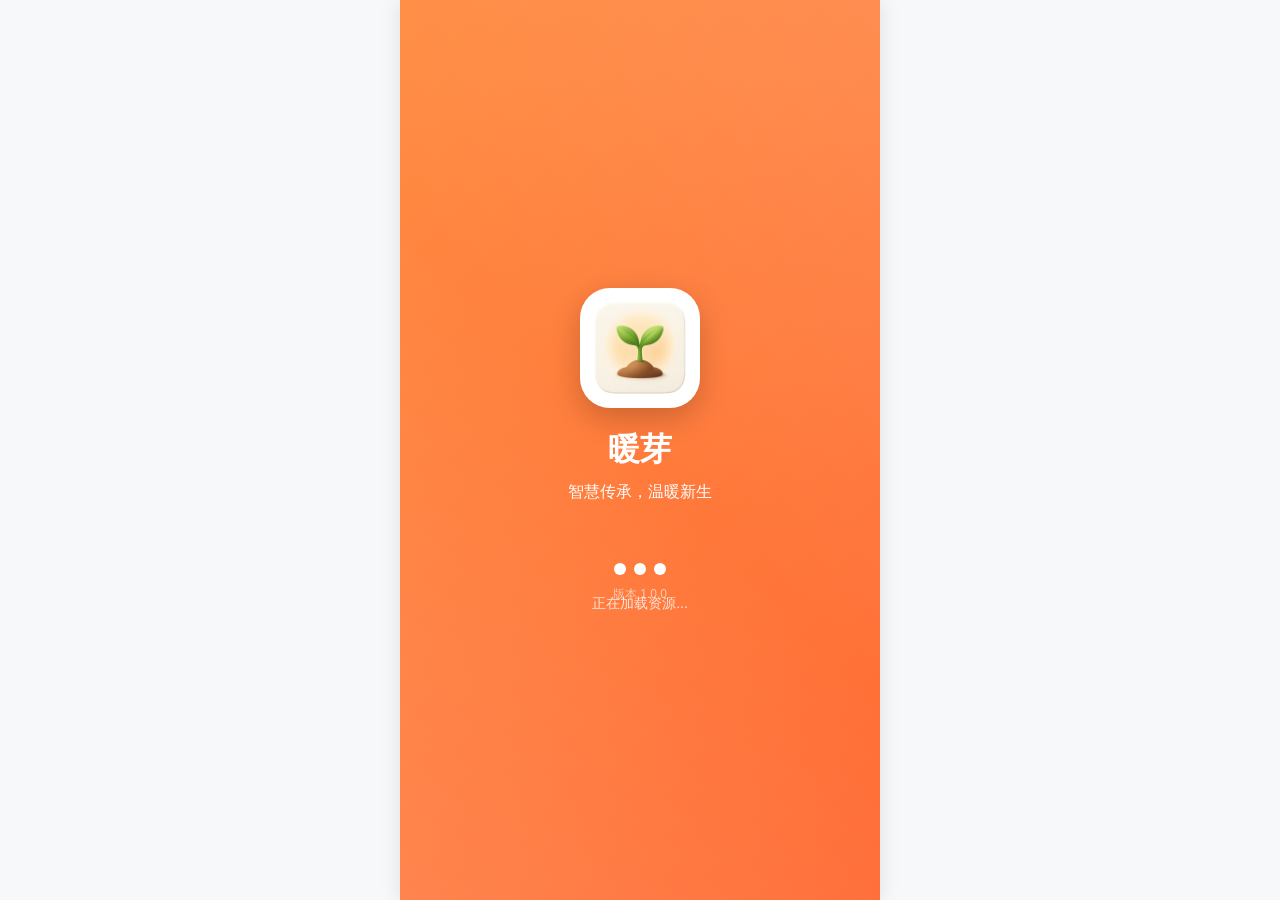
<file: nuanya_test/splash_screen.html>
<!DOCTYPE html>
<html lang="zh-CN">
<head>
    <meta charset="UTF-8">
    <meta name="viewport" content="width=device-width, initial-scale=1.0">
    <title>暖芽 - AI代际互助平台</title>
    <style>
        * {
            margin: 0;
            padding: 0;
            box-sizing: border-box;
        }

        body {
            font-family: -apple-system, BlinkMacSystemFont, 'Segoe UI', Roboto, sans-serif;
            background: #f7f8fa;
            height: 100vh;
            display: flex;
            justify-content: center;
            align-items: center;
            overflow: hidden;
            margin: 0;
            padding: 0;
        }

        /* 确保在不同屏幕尺寸下，剪裁区域显示为透明 */
        html, body {
            background-color: #f7f8fa;
        }

        /* 针对移动设备的安全区域适配 */
        @supports (padding: max(0px)) {
            body {
                padding-left: max(0px, env(safe-area-inset-left));
                padding-right: max(0px, env(safe-area-inset-right));
                padding-top: max(0px, env(safe-area-inset-top));
                padding-bottom: max(0px, env(safe-area-inset-bottom));
            }
        }
        
        .app-shell { 
            max-width: 480px; 
            margin: 0 auto; 
            height: 100vh; 
            position: relative; 
            overflow: hidden; 
            background: linear-gradient(135deg, #FF8C42 0%, #FF6B35 100%);
            box-shadow: 0 0 20px rgba(0,0,0,0.1);
            display: flex;
            justify-content: center;
            align-items: center;
            width: 100%;
        }

        .splash-container {
            text-align: center;
            color: white;
            position: relative;
            width: 100%;
            max-width: 400px;
            padding: 20px;
        }

        .logo-container {
            margin-bottom: 40px;
            animation: logoFadeIn 1.5s ease-out;
        }

        .logo {
            width: 120px;
            height: 120px;
            background: white;
            border-radius: 30px;
            display: flex;
            align-items: center;
            justify-content: center;
            margin: 0 auto 20px;
            box-shadow: 0 10px 30px rgba(0, 0, 0, 0.2);
            animation: logoFloat 2s ease-in-out infinite alternate;
            overflow: hidden;
        }

        .logo-img {
            width: 100%;
            height: 100%;
            object-fit: cover;
            border-radius: 30px;
        }

        .app-name {
            font-size: 32px;
            font-weight: 600;
            margin-bottom: 10px;
            animation: textSlideUp 1s ease-out 0.5s both;
        }

        .app-slogan {
            font-size: 16px;
            opacity: 0.9;
            margin-bottom: 60px;
            animation: textSlideUp 1s ease-out 0.8s both;
        }

        .loading-container {
            animation: loadingFadeIn 1s ease-out 1.2s both;
        }

        .loading-dots {
            display: flex;
            justify-content: center;
            align-items: center;
            gap: 8px;
            margin-bottom: 20px;
        }

        .dot {
            width: 12px;
            height: 12px;
            background: white;
            border-radius: 50%;
            animation: dotPulse 1.4s ease-in-out infinite;
        }

        .dot:nth-child(1) { animation-delay: 0s; }
        .dot:nth-child(2) { animation-delay: 0.2s; }
        .dot:nth-child(3) { animation-delay: 0.4s; }

        .loading-text {
            font-size: 14px;
            opacity: 0.8;
        }

        .version-info {
            position: absolute;
            bottom: 30px;
            left: 50%;
            transform: translateX(-50%);
            font-size: 12px;
            opacity: 0.6;
            animation: versionFadeIn 1s ease-out 2s both;
        }

        /* 动画定义 */
        @keyframes logoFadeIn {
            0% {
                opacity: 0;
                transform: scale(0.5) translateY(-50px);
            }
            100% {
                opacity: 1;
                transform: scale(1) translateY(0);
            }
        }

        @keyframes logoFloat {
            0% {
                transform: translateY(0px);
            }
            100% {
                transform: translateY(-10px);
            }
        }

        @keyframes textSlideUp {
            0% {
                opacity: 0;
                transform: translateY(30px);
            }
            100% {
                opacity: 1;
                transform: translateY(0);
            }
        }

        @keyframes loadingFadeIn {
            0% {
                opacity: 0;
            }
            100% {
                opacity: 1;
            }
        }

        @keyframes dotPulse {
            0%, 80%, 100% {
                transform: scale(0.8);
                opacity: 0.5;
            }
            40% {
                transform: scale(1.2);
                opacity: 1;
            }
        }

        @keyframes versionFadeIn {
            0% {
                opacity: 0;
            }
            100% {
                opacity: 0.6;
            }
        }

        /* 响应式设计 */
        @media (max-width: 480px) {
            .logo {
                width: 100px;
                height: 100px;
            }
            
            .logo-text {
                font-size: 40px;
            }
            
            .app-name {
                font-size: 28px;
            }
            
            .app-slogan {
                font-size: 14px;
            }
        }

        /* 渐变背景动画（限制在竖屏容器内，避免全屏橙色闪屏） */
        .app-shell::before {
            content: '';
            position: absolute;
            top: 0;
            left: 0;
            right: 0;
            bottom: 0;
            background: linear-gradient(45deg, 
                rgba(255, 255, 255, 0.1) 0%, 
                transparent 50%, 
                rgba(255, 255, 255, 0.1) 100%);
            animation: shimmer 3s ease-in-out infinite;
            pointer-events: none;
        }

        @keyframes shimmer {
            0%, 100% {
                transform: translateX(-100%);
            }
            50% {
                transform: translateX(100%);
            }
        }
    </style>
</head>
<body>
    <div class="app-shell">
        <div class="splash-container">
            <div class="logo-container">
                <div class="logo">
                    <img src="images/logo.png" alt="暖芽Logo" class="logo-img">
                </div>
                <h1 class="app-name">暖芽</h1>
                <p class="app-slogan">智慧传承，温暖新生</p>
            </div>
            
            <div class="loading-container">
                <div class="loading-dots">
                    <div class="dot"></div>
                    <div class="dot"></div>
                    <div class="dot"></div>
                </div>
                <p class="loading-text" id="loadingText">正在加载资源...</p>
            </div>
            
            <div class="version-info">
                版本 1.0.0
            </div>
        </div>
    </div>


    <script>
        // 开屏页面自动跳转逻辑
        setTimeout(function() {
            // 添加淡出效果
            const shell = document.querySelector('.app-shell');
            if (shell) {
                shell.style.transition = 'opacity 0.5s ease-out';
                shell.style.opacity = '0';
            }
            
            // 跳转到用户类型选择页面
            setTimeout(function() {
                window.location.href = 'index.html';
            }, 500);
        }, 3000); // 3秒后跳转

        // 点击屏幕快速跳转
        document.addEventListener('click', function() {
            const shell = document.querySelector('.app-shell');
            if (shell) {
                shell.style.transition = 'opacity 0.3s ease-out';
                shell.style.opacity = '0';
            }
            setTimeout(function() {
                window.location.href = 'index.html';
            }, 300);
        });

        // 防止页面刷新时的闪烁
        window.addEventListener('beforeunload', function() {
            const shell = document.querySelector('.app-shell');
            if (shell) shell.style.opacity = '0';
        });
    </script>
</body>
</html>
</file>
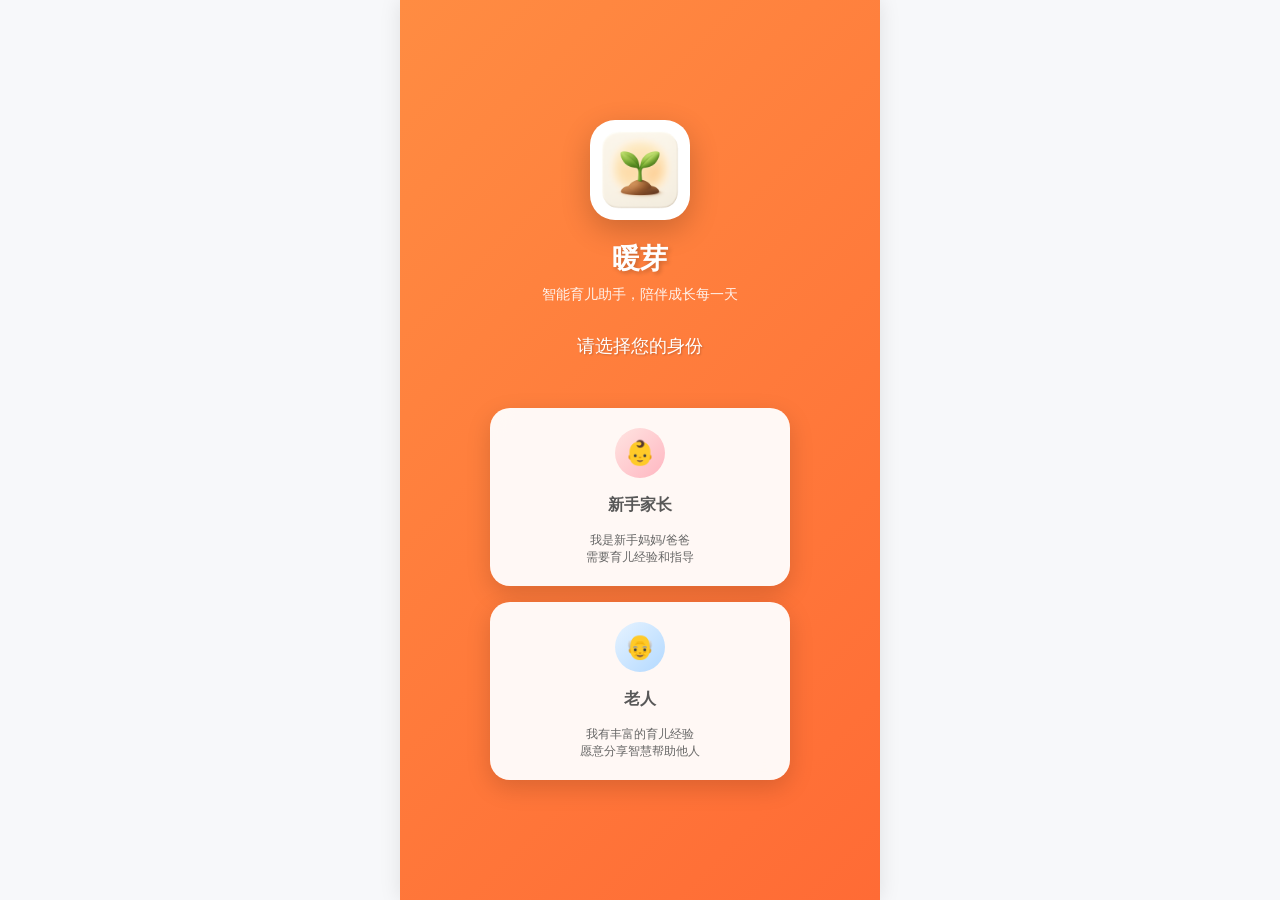
<file: nuanya_test/user_type_selection.html>
<!DOCTYPE html>
<html lang="zh-CN">
<head>
    <meta charset="UTF-8">
    <meta http-equiv="refresh" content="0; url=index.html">
    <meta name="viewport" content="width=device-width, initial-scale=1.0">
    <title>Redirecting...</title>
</head>
<body>
    <script>window.location.replace('index.html');</script>
</body>
</html>
</file>
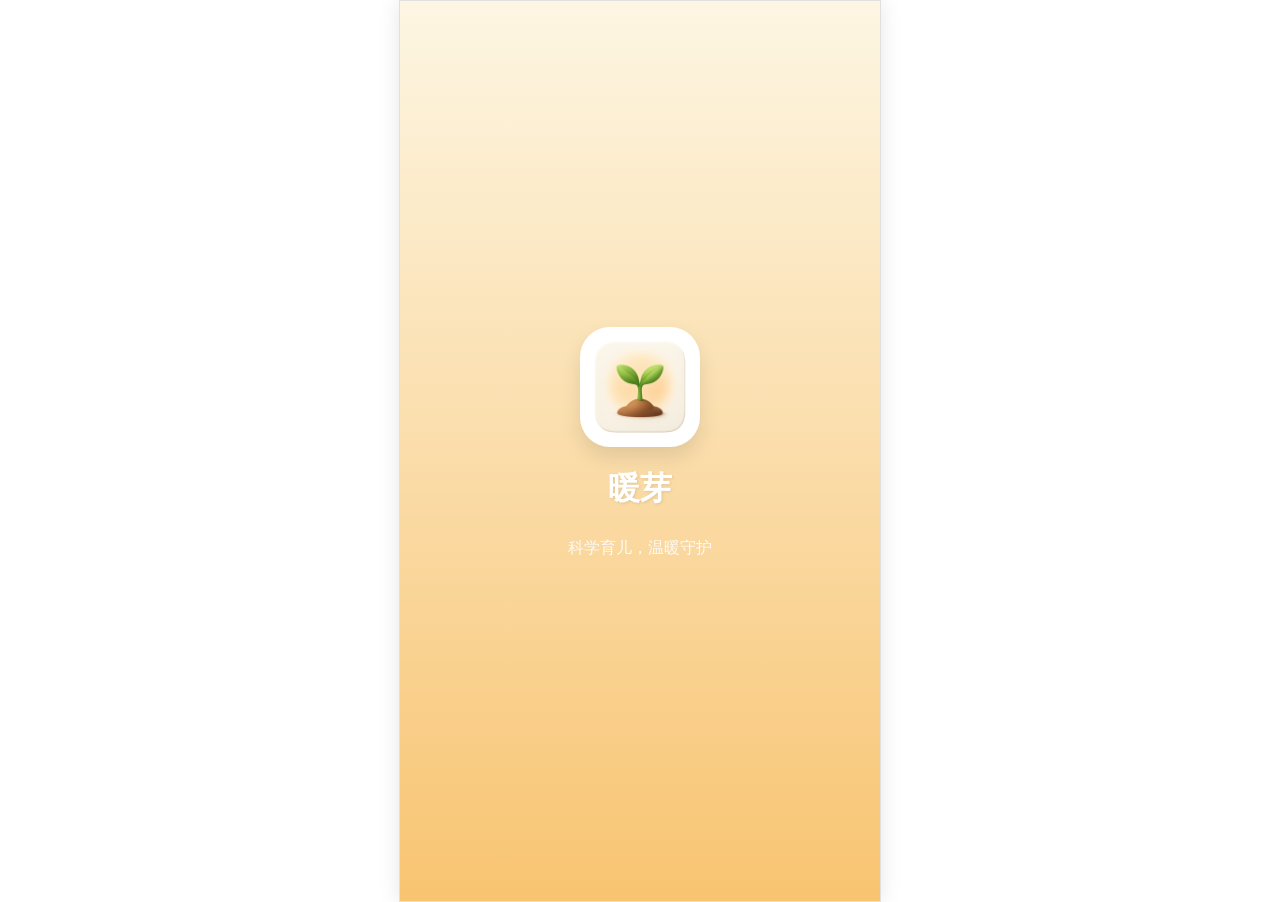
<file: nuanya-demo/nuanya-demo/mom.html>
<!DOCTYPE html>
<html lang="zh-CN">

<head>
    <meta charset="UTF-8">
    <meta name="viewport" content="width=device-width, initial-scale=1.0">
    <title>暖芽 (妈妈端)</title>
    <link rel="stylesheet" href="css/mom-styles.css">
    <style>
        /* --- 全局样式 --- */
        :root {
            --primary-color: #F8C471;
            --secondary-color: #FDF6E3;
            --accent-color: #A9D8B8;
            --text-color: #585858;
            --border-color: #E0E0E0;
            --page-bg-color: #f7f8fa; /* 妈妈端背景色 */
        }
        body, html { 
            margin: 0; 
            padding: 0; 
            height: 100%; 
            font-family: -apple-system, BlinkMacSystemFont, "Segoe UI", Roboto, "Helvetica Neue", Arial, sans-serif; 
            font-size: 16px; 
            background-color: transparent;
            background-image: var(--secondary-color);
            background-attachment: fixed;
            background-size: cover;
            background-repeat: no-repeat;
        }
        
        /* 针对移动设备的安全区域适配 */
        @supports (padding: max(0px)) {
            body {
                padding-left: max(0px, env(safe-area-inset-left));
                padding-right: max(0px, env(safe-area-inset-right));
                padding-top: max(0px, env(safe-area-inset-top));
                padding-bottom: max(0px, env(safe-area-inset-bottom));
            }
        }
        .app-shell { max-width: 480px; margin: 0 auto; height: 100%; position: relative; overflow: hidden; background-color: var(--secondary-color); }
        .app-container {
            max-width: 480px;
            margin: 0 auto;
            height: 100vh;
            position: relative;
            overflow: hidden;
            background-color: var(--page-bg-color);
            box-shadow: 0 0 20px rgba(0,0,0,0.1);
            border: 1px solid #e0e0e0;
        }

        
        /* --- Toast 通知 --- */
        .toast { position: fixed; top: 20px; left: 50%; transform: translateX(-50%); background-color: rgba(0,0,0,0.7); color: white; padding: 10px 20px; border-radius: 20px; font-size: 14px; z-index: 1000; opacity: 0; transition: opacity 0.5s, top 0.5s; }
        .toast.show { opacity: 1; top: 40px; }
        
        .page {
            position: absolute;
            top: 0; left: 0; width: 100%; height: 100%;
            display: none; /* 默认所有页面都隐藏 */
            flex-direction: column;
            background-color: var(--secondary-color);
            overflow-y: auto;
            box-sizing: border-box;
        }
        .page.active { display: flex; }
        .page-content { flex-grow: 1; padding-bottom: 80px; } 

        /* --- 启动页 & 登录页 --- */
        #page-splash .splash-container { display: flex; flex-direction: column; justify-content: center; align-items: center; height: 100%; background: linear-gradient(180deg, var(--secondary-color) 0%, var(--primary-color) 100%); }
        #page-splash .logo { width: 120px; height: 120px; background-color: white; border-radius: 25%; display: flex; justify-content: center; align-items: center; box-shadow: 0 10px 20px rgba(0,0,0,0.1); }
        #page-splash .logo-img { width: 100%; height: 100%; object-fit: cover; border-radius: 25%; }
        #page-splash .app-name { font-size: 32px; font-weight: bold; color: white; margin-top: 20px; text-shadow: 1px 1px 3px rgba(0,0,0,0.1); }
        #page-splash .app-tagline { font-size: 16px; color: white; opacity: 0.9; margin-top: 5px; }

        #page-login .login-container { display: flex; flex-direction: column; justify-content: center; align-items: center; height: 100%; padding: 20px; box-sizing: border-box; background-color: var(--secondary-color); }
        #page-login .logo { width: 100px; height: 100px; background-color: white; border-radius: 22%; display: flex; justify-content: center; align-items: center; box-shadow: 0 8px 15px rgba(0,0,0,0.08); margin-bottom: 30px; }
        #page-login .logo-img { width: 100%; height: 100%; object-fit: cover; border-radius: 22%;}
        #page-login .welcome-text { font-size: 24px; font-weight: bold; color: var(--text-color); margin-bottom: 10px; }
        #page-login .welcome-subtext { font-size: 16px; color: #888; margin-bottom: 40px; text-align: center; }
        #page-login .login-form { width: 100%; max-width: 300px; }
        .phone-group { display: flex; gap: 10px; margin-bottom: 15px; }
        .phone-input { flex-grow: 1; padding: 16px; font-size: 16px; border: 2px solid #ddd; border-radius: 12px; box-sizing: border-box; }
        .phone-input:focus { border-color: var(--primary-color); outline: none; }
        #getCodeBtn { padding: 0 15px; font-size: 14px; font-weight: bold; color: white; background-color: var(--primary-color); border: none; border-radius: 12px; cursor: pointer; transition: background-color 0.3s; white-space: nowrap; }
        #getCodeBtn:disabled { background-color: #ccc; cursor: not-allowed; }
        .code-input { width: 100%; padding: 16px; font-size: 18px; border: 2px solid #ddd; border-radius: 12px; margin-bottom: 20px; box-sizing: border-box; text-align: center; letter-spacing: 0.5em; }
        .code-input:focus { border-color: var(--primary-color); outline: none; }
        .login-btn { width: 100%; max-width: 300px; padding: 18px; font-size: 18px; font-weight: bold; color: white; background-color: var(--primary-color); border: none; border-radius: 12px; cursor: pointer; transition: background-color 0.3s; }
        .login-btn:disabled { background-color: #ccc; cursor: not-allowed; }

        /* --- 引导页 --- */
        #page-onboarding-mom { background-color: #fff; justify-content: space-between; }
        .onboarding-slider { display: flex; flex-grow: 1; width: 100%; overflow: hidden; }
        .slide { min-width: 100%; display: none; flex-direction: column; justify-content: center; align-items: center; text-align: center; padding: 40px; box-sizing: border-box; }
        .slide.active { display: flex; }
        .slide-image { width: 70%; max-width: 220px; margin-bottom: 40px; border-radius: 20px;}
        .slide-title { font-size: 24px; font-weight: bold; color: var(--text-color); margin-bottom: 15px; }
        .slide-description { font-size: 16px; color: #888; line-height: 1.6; }
        .onboarding-controls { padding: 20px; text-align: center; }
        .dots-container { display: flex; justify-content: center; margin-bottom: 20px; }
        .dot { width: 10px; height: 10px; border-radius: 50%; background-color: #ddd; margin: 0 5px; transition: background-color 0.3s; }
        .dot.active { background-color: var(--primary-color); }
        .onboarding-btn { width: 100%; max-width: 300px; padding: 18px; font-size: 18px; font-weight: bold; color: white; background-color: var(--primary-color); border: none; border-radius: 12px; cursor: pointer; }

        /* --- 通用 UI --- */
        .header { background-color: #fff; padding: 15px 20px; text-align: center; font-size: 18px; font-weight: bold; color: var(--text-color); border-bottom: 1px solid #f0f0f0; position: relative; }
        .bottom-nav { position: absolute; bottom: 0; left: 0; right: 0; height: 65px; background-color: #ffffff; display: flex; justify-content: space-around; align-items: center; box-shadow: 0 -2px 5px rgba(0,0,0,0.08); border-top: 1px solid #f0f0f0; z-index: 100; }
        .nav-item { position: relative; display: flex; flex-direction: column; align-items: center; color: #999; font-size: 12px; text-decoration: none; padding: 5px 0; cursor: pointer; flex-grow: 1; }
        .nav-item.active { color: var(--primary-color); font-weight: bold; }
        .nav-item svg { width: 24px; height: 24px; margin-bottom: 4px; }
        .back-button { position: absolute; left: 10px; top: 50%; transform: translateY(-50%); width: 30px; height: 30px; cursor: pointer; display: flex; align-items: center; justify-content: center; }
        .nav-badge { position: absolute; top: 6px; right: 22px; min-width: 18px; height: 18px; padding: 0 6px; border-radius: 10px; background-color: #ff4757; color: #fff; font-size: 11px; display: flex; align-items: center; justify-content: center; box-sizing: border-box; }
        
        /* --- 首页 --- */
        #page-mom-home .search-bar { padding: 10px 15px; background-color: #fff; border-bottom: 1px solid #f0f0f0;}
        #page-mom-home .search-input { width: 100%; padding: 12px 15px; font-size: 14px; border: none; background-color: #f0f2f5; border-radius: 20px; box-sizing: border-box; text-align: center;}
        .feed-list { padding: 15px; }
        .feed-card { background-color: #fff; border-radius: 12px; padding: 20px; margin-bottom: 15px; box-shadow: 0 4px 12px rgba(0,0,0,0.05); }
        .feed-card .question-title { font-size: 17px; font-weight: bold; margin: 0 0 10px 0; }
        .feed-card .answer-summary { font-size: 15px; color: #666; line-height: 1.6; }
        .empty { padding: 20px; color: #888; text-align: center; }
        .tags { display: flex; flex-wrap: wrap; gap: 6px; margin-top: 8px; }
        .tag { font-size: 12px; color: #E59866; background-color: #FEF3E2; padding: 3px 10px; border-radius: 12px; }
        .ask-button { position: fixed; bottom: 80px; right: calc(50% - 220px); width: 60px; height: 60px; background-color: var(--primary-color); border-radius: 50%; border: none; box-shadow: 0 5px 15px rgba(0,0,0,0.2); cursor: pointer; display: flex; justify-content: center; align-items: center; z-index: 100; }
        .ask-button-hint { position: fixed; bottom: 85px; right: calc(50% - 140px); background-color: rgba(0,0,0,0.8); color: white; padding: 10px 14px; border-radius: 20px; font-size: 14px; white-space: nowrap; z-index: 99; animation: fadeInOut 6s ease-in-out; }
        @keyframes fadeInOut { 0% { opacity: 0; transform: translateX(10px); } 20% { opacity: 1; transform: translateX(0); } 80% { opacity: 1; transform: translateX(0); } 100% { opacity: 0; transform: translateX(10px); } }
        .list-item-badge { min-width: 18px; height: 18px; padding: 0 6px; border-radius: 10px; background-color: #ff4757; color: #fff; font-size: 12px; display: inline-flex; align-items: center; justify-content: center; box-sizing: border-box; margin-right: 8px; }
        .notifications-list { padding: 15px; }
        .notification-card { background-color: #fff; border-radius: 12px; padding: 16px; margin-bottom: 12px; box-shadow: 0 2px 8px rgba(0,0,0,0.08); cursor: pointer; }
        .notification-card.unread { border: 2px solid rgba(248,196,113,0.7); }
        .notification-title { font-size: 16px; font-weight: bold; margin: 0 0 8px 0; color: var(--text-color); }
        .notification-sub { font-size: 14px; margin: 0; color: #666; line-height: 1.5; }
        .notification-time { font-size: 12px; color: #999; margin-top: 10px; }
        
        /* --- 提问弹窗 --- */
        #ask-overlay { position: fixed; top: 0; left: 0; right: 0; bottom: 0; background-color: rgba(0,0,0,0.5); z-index: 200; display: none; justify-content: center; align-items: center; }
        #ask-overlay.visible { display: flex; }
        #mom-answer-overlay { position: fixed; top: 0; left: 0; right: 0; bottom: 0; background-color: rgba(0,0,0,0.5); z-index: 200; display: none; justify-content: center; align-items: center; }
        #mom-answer-overlay.visible { display: flex; }
        .ask-modal { background-color: #fff; border-radius: 16px; padding: 25px; width: 90%; max-width: 400px; }
        .ask-modal h3 { margin: 0 0 20px 0; text-align: center; }
        .ask-modal textarea { width: 100%; height: 120px; border: 1px solid #ddd; border-radius: 8px; padding: 10px; font-size: 16px; box-sizing: border-box; margin-bottom: 20px; }
        .ask-modal button { width: 100%; padding: 15px; font-size: 16px; font-weight: bold; color: white; background-color: var(--primary-color); border: none; border-radius: 10px; cursor: pointer; }
        
        /* --- 感谢信弹窗 --- */
        #thanks-overlay { position: fixed; top: 0; left: 0; right: 0; bottom: 0; background-color: rgba(0,0,0,0.5); z-index: 200; display: none; justify-content: center; align-items: center; }
        #thanks-overlay.visible { display: flex; }
        .thanks-modal { background-color: #fff; border-radius: 16px; padding: 25px; width: 90%; max-width: 400px; }
        .thanks-modal h3 { margin: 0 0 12px 0; text-align: center; }
        .thanks-modal textarea { width: 100%; height: 120px; border: 1px solid #ddd; border-radius: 8px; padding: 10px; font-size: 16px; box-sizing: border-box; margin-bottom: 12px; }
        .upload-preview { display: grid; grid-template-columns: repeat(3, 1fr); gap: 8px; }
        .upload-preview img { width: 100%; height: 80px; object-fit: cover; border-radius: 8px; }
        .modal-actions { display: flex; gap: 10px; margin-top: 12px; }
        .modal-actions button { flex: 1; padding: 12px; font-size: 16px; font-weight: bold; color: white; background-color: var(--primary-color); border: none; border-radius: 10px; cursor: pointer; }
        .modal-actions .secondary { background-color: #ddd; color: #333; }
        
        /* --- 感谢信列表样式 --- */
        .thank-letter-item { 
            background-color: #fff; 
            border-radius: 12px; 
            padding: 15px; 
            margin-bottom: 12px; 
            box-shadow: 0 2px 8px rgba(0,0,0,0.08); 
            cursor: pointer; 
            transition: all 0.2s ease;
        }
        .thank-letter-item:hover { 
            box-shadow: 0 4px 12px rgba(0,0,0,0.12); 
            transform: translateY(-1px);
        }
        .thank-letter-item .title { 
            font-size: 16px; 
            font-weight: bold; 
            margin-bottom: 8px; 
            color: var(--text-color);
        }
        .thank-letter-item .content { 
            font-size: 14px; 
            color: #666; 
            line-height: 1.5; 
            margin-bottom: 10px;
        }
        .thank-letter-item .meta { 
            font-size: 12px; 
            color: #999; 
            display: flex; 
            justify-content: space-between; 
            align-items: center;
        }
        
        /* --- 感谢信详情弹窗 --- */
        #thank-letter-detail-overlay { 
            position: fixed; 
            top: 0; 
            left: 0; 
            right: 0; 
            bottom: 0; 
            background-color: rgba(0,0,0,0.5); 
            z-index: 300; 
            display: none; 
            justify-content: center; 
            align-items: center; 
        }
        #thank-letter-detail-overlay.visible { display: flex; }
        .thank-letter-detail-modal { 
            background-color: #fff; 
            border-radius: 16px; 
            padding: 25px; 
            width: 90%; 
            max-width: 500px; 
            max-height: 80vh; 
            overflow-y: auto;
        }
        .thank-letter-detail-modal h3 { 
            margin: 0 0 15px 0; 
            text-align: center; 
            color: var(--text-color);
        }
        .thank-letter-detail-modal .detail-content { 
            font-size: 16px; 
            line-height: 1.6; 
            color: var(--text-color); 
            margin-bottom: 20px;
        }
        .thank-letter-detail-modal .detail-meta { 
            font-size: 14px; 
            color: #666; 
            border-top: 1px solid #f0f0f0; 
            padding-top: 15px;
        }
        .thank-letter-detail-modal .close-btn { 
            width: 100%; 
            padding: 12px; 
            font-size: 16px; 
            font-weight: bold; 
            color: white; 
            background-color: var(--primary-color); 
            border: none; 
            border-radius: 10px; 
            cursor: pointer; 
            margin-top: 15px;
        }
        
        /* --- 回答详情页 --- */
        .question-section { padding: 20px; background-color: #fff; border-bottom: 10px solid var(--page-bg-color);}
        .question-section h2 { margin: 0 0 10px 0; font-size: 22px; }
        .question-section .author { font-size: 14px; color: #888; }
        .answer-list { padding: 15px; }
        .answer-card { background-color: #fff; border-radius: 12px; padding: 20px; margin-bottom: 15px; box-shadow: 0 4px 12px rgba(0,0,0,0.05); }
        .answer-header { display: flex; align-items: center; margin-bottom: 15px; }
        .answer-header img { width: 45px; height: 45px; border-radius: 50%; margin-right: 12px; object-fit: cover; }
        .answer-header .info .name { font-weight: bold; }
        .answer-header .info .role { font-size: 12px; color: #fff; background-color: var(--accent-color); padding: 2px 8px; border-radius: 10px; display: inline-block; }
        .answer-body .refined-suggestions { font-size: 16px; line-height: 1.8; }
        .answer-body .refined-suggestions p { margin: 12px 0; }
        .interaction-bar { display: flex; justify-content: space-around; padding-top: 20px; border-top: 1px solid #f0f0f0; margin-top: 20px; }
        .interaction-btn { background: #f0f2f5; border: none; border-radius: 20px; padding: 10px 20px; font-size: 14px; font-weight: bold; cursor: pointer; display: flex; align-items: center; gap: 8px; }
        .interaction-btn.active { background-color: #FEF3E2; color: #E59866; }
        .interaction-btn svg { width: 20px; height: 20px; }

        /* --- 收藏与我的页面 --- */
        #page-mom-collections .header, #page-mom-honor .header, #page-mom-profile .header { text-align: left; font-size: 22px; }
        .profile-card-mom { background: #fff; padding: 20px; display: flex; align-items: center; border-bottom: 10px solid var(--page-bg-color); }
        .avatar-mom { width: 70px; height: 70px; border-radius: 50%; margin-right: 15px; object-fit: cover; }
        .user-info-mom .name { font-size: 22px; font-weight: bold; margin: 0; }
        .user-info-mom .tag { font-size: 14px; color: #888; margin: 5px 0 0 0; }
        .function-list { background-color: #fff; }
        .list-item { display: flex; justify-content: space-between; align-items: center; padding: 18px 20px; border-bottom: 1px solid #f0f0f0; font-size: 16px; color: var(--text-color); cursor: pointer; }
        .list-item:last-child { border-bottom: none; }
        .list-item .arrow { color: #ccc; font-size: 20px; }
        
        /* 收藏页顶部标签（书签） */
        .collections-tabs { display: flex; gap: 8px; padding: 10px 15px; background-color: #fff; position: sticky; top: 0; z-index: 50; border-bottom: 1px solid #f0f0f0; overflow-x: auto; }
        .collections-tab { padding: 8px 12px; border-radius: 16px; background-color: #f0f2f5; color: #555; font-size: 14px; cursor: pointer; white-space: nowrap; }
        .collections-tab.active { background-color: #FEF3E2; color: #E59866; font-weight: bold;}
        .collection-section { padding: 10px 15px; }

        .segment-control { display: flex; margin: 15px; background-color: #fff; border-radius: 12px; padding: 4px; }
        .segment-btn { flex: 1; padding: 10px 0; border: none; border-radius: 10px; background: transparent; font-size: 15px; font-weight: bold; color: #888; cursor: pointer; }
        .segment-btn.active { background-color: var(--secondary-color); color: #E59866; }
        .honor-content { padding: 0 15px 15px 15px; }
        .badge-grid { display: grid; grid-template-columns: repeat(2, 1fr); gap: 12px; }
        .badge-item { background: #fff; border-radius: 12px; padding: 14px; box-shadow: 0 2px 8px rgba(0,0,0,0.08); text-align: center; }
        .badge-icon { width: 90px; height: 90px; border-radius: 50%; margin: 0 auto 10px auto; display: flex; align-items: center; justify-content: center; font-size: 12px; line-height: 1.4; color: #999; background: #f5f5f5; }
        .badge-icon.unlocked { background: var(--primary-color); color: white; }
        .badge-name { margin: 0; font-size: 14px; color: #888; font-weight: bold; }
        .badge-name.unlocked { color: var(--text-color); }
        
        /* 宝贝常见问题样式 */
        .common-issues-list { padding: 15px; }
        .issue-item { 
            background: white; 
            border-radius: 12px; 
            padding: 16px; 
            margin-bottom: 12px; 
            box-shadow: 0 2px 8px rgba(0,0,0,0.1); 
            transition: all 0.3s ease;
            cursor: pointer;
        }
        .issue-item:hover { 
            transform: translateY(-1px); 
            box-shadow: 0 4px 12px rgba(0,0,0,0.15); 
        }
        .issue-item h4 { 
            font-size: 16px; 
            font-weight: 600; 
            color: var(--text-color); 
            margin: 0 0 8px 0; 
            line-height: 1.4; 
        }
        .issue-item .issue-description { 
            font-size: 14px; 
            color: #666; 
            line-height: 1.5; 
            margin: 0 0 12px 0; 
        }
        .issue-item .issue-meta { 
            display: flex; 
            justify-content: space-between; 
            align-items: center; 
            font-size: 12px; 
            color: #999; 
        }
        .issue-item .category { 
            background: var(--accent-color); 
            color: white; 
            padding: 2px 8px; 
            border-radius: 10px; 
            font-size: 11px; 
        }
        .issue-item .create-time { 
            color: #999; 
        }

    </style>
</head>
<body>
    <div class="app-container">

<div class="app-shell">
    <div class="toast" id="toast"></div>

    <div class="page active" id="page-splash">
        <div class="splash-container">
            <div class="logo"><img src="images/logo.png" alt="暖芽Logo" class="logo-img"></div>
            <h1 class="app-name">暖芽</h1>
            <p class="app-tagline">科学育儿，温暖守护</p>
        </div>
    </div>

    <div class="page" id="page-login">
        <div class="login-container">
            <div class="logo"><img src="images/logo.png" alt="暖芽Logo" class="logo-img"></div>
            <h2 class="welcome-text">欢迎来到暖芽</h2>
            <p class="welcome-subtext">告别育儿焦虑，收获来自社区的温暖与智慧</p>
            <div class="login-form">
                 <div class="phone-group">
                    <input type="tel" id="phoneInput" class="phone-input" placeholder="请输入手机号码" maxlength="11">
                    <button id="getCodeBtn" disabled>获取验证码</button>
                </div>
                <input type="tel" id="codeInput" class="code-input" placeholder="------" maxlength="6" disabled>
                <button class="login-btn" id="loginBtn" disabled>登 录</button>
            </div>
        </div>
    </div>

    <div class="page" id="page-onboarding-mom">
        <div class="onboarding-slider">
            <div class="slide active">
                <img src="images/momonboarding1.jpg" alt="随时提问" class="slide-image">
                <h2 class="slide-title">遇到难题？随时提问</h2>
                <p class="slide-description">告别信息过载，一键发起求助，<br>让育儿不再焦虑。</p>
            </div>
            <div class="slide">
                <img src="images/momonboarding2.jpg" alt="AI总结" class="slide-image">
                <h2 class="slide-title">AI总结，只看精华</h2>
                <p class="slide-description">我们为您提炼长辈经验的精粹，<br>条理清晰，科学可靠。</p>
            </div>
             <div class="slide">
                <img src="images/momonboarding3.jpg" alt="构建宝典" class="slide-image">
                <h2 class="slide-title">收藏智慧，构建宝典</h2>
                <p class="slide-description">轻松收藏每一条宝贵经验，<br>打造您专属的育儿知识库。</p>
            </div>
        </div>
        <div class="onboarding-controls">
            <div class="dots-container" id="dotsContainerMom"></div>
            <button class="onboarding-btn" id="onboardingBtnMom">下一页</button>
        </div>
    </div>
    
    <div class="page" id="page-mom-home">
        <header class="header">发现</header>
        <div class="page-content">
            <div class="segment-control qa-segment">
                <button class="segment-btn active" id="mom-qa-btn-ask" onclick="setMomQaMode('ask')">我要提问</button>
                <button class="segment-btn" id="mom-qa-btn-answer" onclick="setMomQaMode('answer')">我要解答</button>
            </div>

            <div id="mom-qa-ask-content">
                <div class="search-bar">
                    <input type="text" class="search-input" id="searchInput" placeholder="🔍 搜索"宝宝辅食"、"分离焦虑"...">
                </div>
                
                <!-- 问题标签区域 -->
                <div class="question-tags-section">
                    <h4>热门话题</h4>
                    <div class="tags-container" id="questionTagsContainer">
                        <!-- 标签将通过JavaScript动态加载 -->
                    </div>
                </div>
                
                <!-- 问题列表区域 -->
                <div class="feed-list" id="questionsContainer">
                    <div class="feed-card" onclick="showAnswerDetail('q_eat','孩子不爱吃饭怎么办？')">
                        <h3 class="question-title">孩子不爱吃饭怎么办？</h3>
                        <p class="answer-summary">“王晓梅奶奶的建议很有用：1. 饭前一小时不给零食；2. 把饭菜做成可爱形状...”</p>
                    </div>
                    <div class="feed-card" onclick="showAnswerDetail('q_night','宝宝半夜总是哭醒，要抱才睡')">
                        <h3 class="question-title">宝宝半夜总是哭醒，要抱才睡</h3>
                        <p class="answer-summary">“可以试试建立固定的睡前程序，比如洗澡、讲故事，让宝宝有安全感...”</p>
                    </div>
                    <div class="feed-card" onclick="showAnswerDetail('q_add_food','新生儿如何正确添加辅食')">
                        <h3 class="question-title">新生儿如何正确添加辅食</h3>
                        <p class="answer-summary">“辅食从泥糊状开始，少量多次，观察过敏反应...”</p>
                    </div>
                </div>
            </div>

            <div id="mom-qa-answer-content" style="display: none;">
                <div class="feed-list">
                    <div class="feed-card">
                        <h3 class="question-title">待解答问题</h3>
                        <p class="answer-summary">选择一个问题，使用文字回答。</p>
                    </div>
                </div>
                <div class="feed-list" id="momUnansweredList"></div>
                </div>
            </div>
        </div>
        <button class="ask-button" id="momAskButton" onclick="showAskModal()" style="display: none;">
            <svg viewBox="0 0 24 24" width="28" height="28" stroke="white" stroke-width="3" fill="none" stroke-linecap="round" stroke-linejoin="round"><line x1="12" y1="5" x2="12" y2="19"></line><line x1="5" y1="12" x2="19" y2="12"></line></svg>
        </button>
        <div class="ask-button-hint" id="askButtonHint" style="display: none;">点 + 发布问题（这是“提问”入口）</div>
    </div>

    <div class="page" id="page-mom-answer-detail">
        <header class="header">
             <div class="back-button" onclick="navigateTo('page-mom-home')">
                <svg viewBox="0 0 24 24" width="24" height="24" fill="none" stroke="currentColor" stroke-width="3"><polyline points="15 18 9 12 15 6"></polyline></svg>
            </div>
            问题详情
        </header>
        <div class="page-content" style="padding-bottom: 0;">
            <div class="question-section" id="questionSection"></div>
            <div class="answer-list" id="answerList">
                </div>
        </div>
    </div>

    <div class="page" id="page-mom-collections">
        <div class="page-content">
            <header class="header">我的收藏</header>
            <div class="collections-tabs" id="collectionsTabs"></div>
            <div class="feed-list" id="collectionsList">
                </div>
        </div>
    </div>

    <div class="page" id="page-mom-honor">
        <div class="page-content">
            <header class="header">荣誉墙</header>
            <div class="segment-control">
                <button class="segment-btn active" id="mom-btn-badges" onclick="showMomHonorTab('badges')">成就徽章</button>
                <button class="segment-btn" id="mom-btn-letters" onclick="showMomHonorTab('letters')">感谢信</button>
            </div>
            <div class="honor-content" id="mom-honor-badges-content">
                <div class="badge-grid">
                    <div class="badge-item"><div class="badge-icon unlocked">已于<br>2025-08-02<br>获得</div><p class="badge-name unlocked">首次提问</p></div>
                    <div class="badge-item"><div class="badge-icon unlocked">已于<br>2025-09-10<br>获得</div><p class="badge-name unlocked">爱心传递</p></div>
                    <div class="badge-item"><div class="badge-icon">获得<br>10个收藏<br>解锁</div><p class="badge-name">知识收藏家</p></div>
                    <div class="badge-item"><div class="badge-icon">累计<br>5封感谢<br>解锁</div><p class="badge-name">温暖守护</p></div>
                </div>
            </div>
            <div class="honor-content" id="mom-honor-letters-content" style="display: none;">
                <div class="feed-list">
                    <div class="feed-card">
                        <h3 class="question-title">暂未接入感谢信数据</h3>
                        <p class="answer-summary">后续可对接“我发出的感谢 / 收到的感谢”等数据。</p>
                    </div>
                </div>
            </div>
        </div>
    </div>

    <div class="page" id="page-mom-profile">
        <div class="page-content" style="background-color: var(--secondary-color);">
            <header class="header">我的</header>
            <div class="profile-card-mom">
                <img src="images/momavatar.jpg" alt="用户头像" class="avatar-mom">
                <div class="user-info-mom">
                    <p class="name">Cindy</p>
                    <p class="tag">宝宝 6个月 · 2025年8月加入</p>
                </div>
            </div>
             <div class="function-list" style="margin-top: 10px;">
                <div class="list-item" onclick="navigateTo('page-mom-notifications')">
                    <div class="item-left"><span>消息提醒</span></div>
                    <div class="item-right">
                        <span class="list-item-badge" id="momMessageBadge" style="display: none;"></span>
                        <span class="arrow">&gt;</span>
                    </div>
                </div>
                <div class="list-item" onclick="navigateTo('page-mom-my-questions')"><div class="item-left"><span>我的提问</span></div><span class="arrow">&gt;</span></div>
                <div class="list-item" onclick="navigateTo('page-mom-thank-letters')"><div class="item-left"><span>我发出的感谢</span></div><span class="arrow">&gt;</span></div>
                <div class="list-item" onclick="navigateTo('page-mom-common-issues')"><div class="item-left"><span>宝贝常遇问题</span></div><span class="arrow">&gt;</span></div>
             </div>
             <div class="function-list" style="margin-top: 10px;">
                <div class="list-item" onclick="alert('跳转到会员中心')"><div class="item-left"><span>会员中心</span></div><span class="arrow">&gt;</span></div>
                <div class="list-item" onclick="alert('跳转到设置页')"><div class="item-left"><span>设置</span></div><span class="arrow">&gt;</span></div>
             </div>
             <div class="function-list" style="margin-top: 10px;">
                <div class="list-item" onclick="handleLogout()" style="color: #ff4757;"><div class="item-left"><span>退出登录</span></div><span class="arrow">&gt;</span></div>
             </div>
        </div>
    </div>

    <!-- 消息提醒页面 -->
    <div class="page" id="page-mom-notifications">
        <header class="header">
            <div class="back-button" onclick="navigateTo('page-mom-profile')">
                <svg viewBox="0 0 24 24" width="24" height="24" fill="none" stroke="currentColor" stroke-width="3"><polyline points="15 18 9 12 15 6"></polyline></svg>
            </div>
            消息提醒
        </header>
        <div class="page-content">
            <div class="notifications-list" id="momNotificationsList"></div>
        </div>
    </div>

    <!-- 我的提问页面 -->
    <div class="page" id="page-mom-my-questions">
        <header class="header">
            <div class="back-button" onclick="navigateTo('page-mom-profile')">
                <svg viewBox="0 0 24 24" width="24" height="24" fill="none" stroke="currentColor" stroke-width="3"><polyline points="15 18 9 12 15 6"></polyline></svg>
            </div>
            我的提问
        </header>
        <div class="page-content">
            <div class="my-questions-list" id="myQuestionsList">
                <!-- 问题列表将在这里动态加载 -->
            </div>
        </div>
    </div>

    <!-- 我发出的感谢页面 -->
    <div class="page" id="page-mom-thank-letters">
        <header class="header">
            <div class="back-button" onclick="navigateTo('page-mom-profile')">
                <svg viewBox="0 0 24 24" width="24" height="24" fill="none" stroke="currentColor" stroke-width="3"><polyline points="15 18 9 12 15 6"></polyline></svg>
            </div>
            我发出的感谢
        </header>
        <div class="page-content">
            <div class="thank-letters-list" id="thankLettersList">
                <!-- 感谢信列表将在这里动态加载 -->
            </div>
        </div>
    </div>

    <!-- 感谢信详情弹窗 -->
    <div id="thank-letter-detail-overlay">
        <div class="thank-letter-detail-modal">
            <h3 id="thank-letter-detail-title">感谢信详情</h3>
            <div class="detail-content" id="thank-letter-detail-content">
                <!-- 详情内容 -->
            </div>
            <div class="detail-meta" id="thank-letter-detail-meta">
                <!-- 元信息 -->
            </div>
            <button class="close-btn" onclick="closeThankLetterDetail()">关闭</button>
        </div>
    </div>

    <!-- 宝贝常遇问题页面 -->
    <div class="page" id="page-mom-common-issues">
        <header class="header">
            <div class="back-button" onclick="navigateTo('page-mom-profile')">
                <svg viewBox="0 0 24 24" width="24" height="24" fill="none" stroke="currentColor" stroke-width="3"><polyline points="15 18 9 12 15 6"></polyline></svg>
            </div>
            宝贝常遇问题
        </header>
        <div class="page-content">
            <div class="common-issues-list" id="commonIssuesList">
                <!-- 常见问题列表将在这里动态加载 -->
            </div>
        </div>
    </div>

    <nav class="bottom-nav" id="bottomNavMom" style="display: none;">
        <div class="nav-item active" data-page="page-mom-home" onclick="navigateTo('page-mom-home')">
            <svg viewBox="0 0 24 24" fill="none" stroke="currentColor" stroke-width="2"><path d="M3 9l9-7 9 7v11a2 2 0 0 1-2 2H5a2 2 0 0 1-2-2z"></path><polyline points="9 22 9 12 15 12 15 22"></polyline></svg>
            <span>首页</span>
        </div>
        <div class="nav-item" data-page="page-mom-honor" onclick="navigateTo('page-mom-honor')">
            <svg viewBox="0 0 24 24" fill="none" stroke="currentColor" stroke-width="2"><path d="M12 2l3.09 6.26L22 9.27l-5 4.87 1.18 6.88L12 17.77l-6.18 3.25L7 14.14 2 9.27l6.91-1.01L12 2z"></path></svg>
            <span>荣誉墙</span>
        </div>
        <div class="nav-item" data-page="page-mom-collections" onclick="navigateTo('page-mom-collections')">
            <svg viewBox="0 0 24 24" fill="none" stroke="currentColor" stroke-width="2"><path d="M19 21l-7-5-7 5V5a2 2 0 0 1 2-2h10a2 2 0 0 1 2 2z"></path></svg>
            <span>收藏</span>
        </div>
        <div class="nav-item" data-page="page-mom-profile" onclick="navigateTo('page-mom-profile')">
            <svg viewBox="0 0 24 24" fill="none" stroke="currentColor" stroke-width="2"><circle cx="12" cy="12" r="10"></circle><circle cx="12" cy="10" r="3"></circle><path d="M7 20.662V19a2 2 0 0 1 2-2h6a2 2 0 0 1 2 2v1.662"></path></svg>
            <span class="nav-badge" id="momNavNotifBadge" style="display: none;"></span>
            <span>我的</span>
        </div>
    </nav>
    
    <div id="ask-overlay">
        <div class="ask-modal">
            <h3>提出您的问题</h3>
            <form id="askQuestionForm">
                <input type="text" name="title" placeholder="问题标题" required style="margin-bottom: 10px; padding: 10px; width: 100%; border: 1px solid #ddd; border-radius: 5px;">
                <textarea name="content" placeholder="请详细描述您遇到的育儿难题..." required style="margin-bottom: 10px; padding: 10px; width: 100%; height: 100px; border: 1px solid #ddd; border-radius: 5px;"></textarea>
                <select name="category" style="margin-bottom: 10px; padding: 10px; width: 100%; border: 1px solid #ddd; border-radius: 5px;">
                    <option value="">选择问题类别</option>
                    <option value="饮食健康">饮食健康</option>
                    <option value="睡眠问题">睡眠问题</option>
                    <option value="行为培养">行为培养</option>
                    <option value="日常护理">日常护理</option>
                    <option value="知识启蒙">知识启蒙</option>
                    <option value="趣味陪伴">趣味陪伴</option>
                </select>
                <input type="number" name="baby_age_months" placeholder="宝宝月龄" min="0" max="60" style="margin-bottom: 10px; padding: 10px; width: 100%; border: 1px solid #ddd; border-radius: 5px;">
                <select name="urgency_level" style="margin-bottom: 10px; padding: 10px; width: 100%; border: 1px solid #ddd; border-radius: 5px;">
                    <option value="normal">一般</option>
                    <option value="urgent">紧急</option>
                    <option value="very_urgent">非常紧急</option>
                </select>
                <div class="modal-actions">
                    <button type="submit">发布问题</button>
                    <button type="button" class="secondary" onclick="closeModal('askQuestionModal')">取消</button>
                </div>
            </form>
        </div>
    </div>

    <div id="mom-answer-overlay">
        <div class="ask-modal">
            <h3 id="momAnswerModalTitle">文字解答</h3>
            <div style="margin-bottom: 10px; color: #666; font-size: 14px;" id="momAnswerModalQuestion"></div>
            <textarea id="momAnswerTextarea" placeholder="请输入你的解答..." required style="margin-bottom: 10px; padding: 10px; width: 100%; height: 120px; border: 1px solid #ddd; border-radius: 5px; box-sizing: border-box;"></textarea>
            <div class="modal-actions">
                <button type="button" onclick="submitMomTextAnswer()">提交回答</button>
                <button type="button" class="secondary" onclick="closeMomAnswerModal()">取消</button>
            </div>
        </div>
    </div>

    <div id="thanks-overlay">
        <div class="thanks-modal">
            <h3>发送感谢信</h3>
            <textarea id="thanksTextarea" placeholder="写下你的感谢话语..." required style="margin-bottom: 10px; padding: 10px; width: 100%; height: 100px; border: 1px solid #ddd; border-radius: 5px; box-sizing: border-box;"></textarea>
            <div class="modal-actions">
                <button type="button" onclick="submitThanks()">发送</button>
                <button type="button" class="secondary" onclick="hideThanksModal()">取消</button>
            </div>
        </div>
    </div>
</div>

<script>
    // --- 数据和状态 ---
    let currentSlideMom = 0;
    let selectedQuestionId = null;
    let selectedQuestionTitle = '';
    let currentCollectionsFilter = '全部';

    // 问题与答案数据
    const questionsData = {
        q_eat: { title: '孩子不爱吃饭怎么办？' },
        q_night: { title: '宝宝半夜总是哭醒，要抱才睡' },
        q_add_food: { title: '新生儿如何正确添加辅食' },
        q_speech_2y: { title: '宝宝都快两岁了，不肯开口说话正常吗' },
        q_hit_1y: { title: '一岁多的宝宝总是打人怎么引导？' },
        q_cut_nails: { title: '如何正确给新生儿剪指甲' },
        q_constipation: { title: '宝宝吃完辅食便秘怎么办？' }
    };
    
    // --- 导航逻辑 ---
    const pages = document.querySelectorAll('.page');
    const bottomNavMom = document.getElementById('bottomNavMom');

    function navigateTo(pageId, data = {}) {
        pages.forEach(page => page.classList.remove('active'));
        const targetPage = document.getElementById(pageId);
        if (targetPage) {
            targetPage.classList.add('active');
        }

        const isMomPage = pageId.startsWith('page-mom');
        
        if (isMomPage) {
            bottomNavMom.style.display = 'flex';
            bottomNavMom.querySelectorAll('.nav-item').forEach(item => {
                item.classList.toggle('active', item.dataset.page === pageId);
            });
        } else {
            bottomNavMom.style.display = 'none';
        }
        
        if (pageId === 'page-login') {
            resetLoginState();
        }
        if (pageId === 'page-mom-home') {
            const savedMode = localStorage.getItem('nuanya:mom_qa_mode') || 'ask';
            setMomQaMode(savedMode, true);
            renderTagsForMomHome();
        }
        if (pageId === 'page-mom-answer-detail') {
            renderAnswerDetail(data.questionId || selectedQuestionId, data.title || selectedQuestionTitle);
        }
        if (pageId === 'page-mom-collections') {
            renderCollectionsTabs();
            // 使用MomFunctions中的渲染函数
            MomFunctions.renderFavorites();
        }
        if (pageId === 'page-mom-honor') {
            showMomHonorTab('badges');
        }
        // 添加我的页面数据加载逻辑
        if (pageId === 'page-mom-my-questions') {
            renderMyQuestions();
        }
        if (pageId === 'page-mom-thank-letters') {
            renderThankLetters();
        }
        if (pageId === 'page-mom-common-issues') {
            renderCommonIssues();
        }
        if (pageId === 'page-mom-profile') {
            syncMomAnswerNotifications();
            updateMomNotificationBadges();
        }
        if (pageId === 'page-mom-notifications') {
            syncMomAnswerNotifications();
            renderMomNotifications();
            updateMomNotificationBadges();
        }
    }
    
    // --- 页面专属逻辑 ---

    function showMomHonorTab(tabName) {
        document.getElementById('mom-btn-badges').classList.remove('active');
        document.getElementById('mom-btn-letters').classList.remove('active');
        document.getElementById('mom-honor-badges-content').style.display = 'none';
        document.getElementById('mom-honor-letters-content').style.display = 'none';

        document.getElementById(`mom-btn-${tabName}`).classList.add('active');
        document.getElementById(`mom-honor-${tabName}-content`).style.display = 'block';
    }
    
    // Toast 通知
    const toast = document.getElementById('toast');
    function showToast(message) {
        toast.textContent = message;
        toast.classList.add('show');
        setTimeout(() => {
            toast.classList.remove('show');
        }, 2000);
    }

    function readStorageJson(key, fallbackValue) {
        try {
            const raw = localStorage.getItem(key);
            if (!raw) return fallbackValue;
            return JSON.parse(raw);
        } catch {
            return fallbackValue;
        }
    }

    function writeStorageJson(key, value) {
        try {
            localStorage.setItem(key, JSON.stringify(value));
        } catch {}
    }

    function setMomQaMode(mode, skipSave = false) {
        const askBtn = document.getElementById('mom-qa-btn-ask');
        const answerBtn = document.getElementById('mom-qa-btn-answer');
        const askContent = document.getElementById('mom-qa-ask-content');
        const answerContent = document.getElementById('mom-qa-answer-content');
        const askButton = document.getElementById('momAskButton');

        if (!askBtn || !answerBtn || !askContent || !answerContent || !askButton) return;

        const targetMode = mode === 'answer' ? 'answer' : 'ask';
        askBtn.classList.toggle('active', targetMode === 'ask');
        answerBtn.classList.toggle('active', targetMode === 'answer');
        askContent.style.display = targetMode === 'ask' ? 'block' : 'none';
        answerContent.style.display = targetMode === 'answer' ? 'block' : 'none';
        askButton.style.display = 'none'; // 默认隐藏，由下方延迟逻辑决定显示

        if (!skipSave) localStorage.setItem('nuanya:mom_qa_mode', targetMode);
        if (targetMode === 'ask') {
            // 延迟显示加号按钮和气泡提示，避免在过场动画期间出现
            setTimeout(() => {
                const currentMode = localStorage.getItem('nuanya:mom_qa_mode') || 'ask';
                if (currentMode === 'ask' && document.getElementById('page-mom-home').classList.contains('active')) {
                    askButton.style.display = 'flex';
                    showAskButtonHint();
                }
            }, 500);
        }
        if (targetMode === 'answer') loadMomUnansweredQuestions();
    }

    function openElderAnswerApp() {
        window.location.href = 'nuanya_demo.html';
    }

    let currentMomAnswerQuestion = null;

    function getApiBaseForMom() {
        if (window.location && window.location.port === '8000') return '';
        return 'http://127.0.0.1:8000';
    }

    async function loadMomUnansweredQuestions() {
        const container = document.getElementById('momUnansweredList');
        if (!container) return;
        container.innerHTML = '<div class="feed-card"><p class="answer-summary">加载中...</p></div>';

        try {
            const base = getApiBaseForMom();
            const res = await fetch(`${base}/api/questions/unanswered`);
            const json = await res.json();
            if (!json || json.code !== 200 || !Array.isArray(json.data)) {
                throw new Error((json && json.message) || '加载失败');
            }

            if (json.data.length === 0) {
                container.innerHTML = '<div class="feed-card"><p class="answer-summary">暂无待解答问题</p></div>';
                return;
            }

            container.innerHTML = '';
            json.data.forEach(q => {
                const card = document.createElement('div');
                card.className = 'feed-card';
                card.onclick = () => openMomAnswerModal(q);
                card.innerHTML = `
                    <h3 class="question-title">${q.title || ''}</h3>
                    <p class="answer-summary">${q.content || ''}</p>
                `;
                container.appendChild(card);
            });
        } catch (e) {
            container.innerHTML = `<div class="feed-card"><p class="answer-summary">加载失败：${e.message}</p></div>`;
        }
    }

    function openMomAnswerModal(question) {
        currentMomAnswerQuestion = question || null;
        const overlay = document.getElementById('mom-answer-overlay');
        const qEl = document.getElementById('momAnswerModalQuestion');
        const textarea = document.getElementById('momAnswerTextarea');
        if (qEl) qEl.textContent = (question && question.title) ? `问题：${question.title}` : '';
        if (textarea) textarea.value = '';
        if (overlay) overlay.classList.add('visible');
        if (textarea) textarea.focus();
    }

    function closeMomAnswerModal() {
        const overlay = document.getElementById('mom-answer-overlay');
        if (overlay) overlay.classList.remove('visible');
        currentMomAnswerQuestion = null;
        const textarea = document.getElementById('momAnswerTextarea');
        if (textarea) textarea.value = '';
    }

    async function submitMomTextAnswer() {
        const textarea = document.getElementById('momAnswerTextarea');
        const answerText = (textarea && textarea.value ? textarea.value : '').trim();
        if (!answerText) {
            showToast('请输入解答内容');
            return;
        }
        if (!currentMomAnswerQuestion || !currentMomAnswerQuestion.id) {
            showToast('请选择要解答的问题');
            return;
        }

        try {
            const base = getApiBaseForMom();
            const res = await fetch(`${base}/api/answers`, {
                method: 'POST',
                headers: { 'Content-Type': 'application/json' },
                body: JSON.stringify({
                    question_id: currentMomAnswerQuestion.id,
                    answer_text: answerText
                })
            });
            const json = await res.json();
            if (json && json.code === 200) {
                showToast('解答提交成功');
                closeMomAnswerModal();
                loadMomUnansweredQuestions();
            } else {
                throw new Error((json && json.message) || '提交失败');
            }
        } catch (e) {
            showToast(`提交失败：${e.message}`);
        }
    }

    function readMomNotifications() {
        return readStorageJson('nuanya:mom_notifications', []);
    }

    function writeMomNotifications(list) {
        writeStorageJson('nuanya:mom_notifications', list);
    }

    function pushMomNotification(notification) {
        const list = readMomNotifications();
        list.unshift(notification);
        writeMomNotifications(list.slice(0, 50));
    }

    function getMomUnreadCount() {
        return readMomNotifications().filter(n => n && n.unread).length;
    }

    function updateMomNotificationBadges() {
        const unreadCount = getMomUnreadCount();
        const badge1 = document.getElementById('momMessageBadge');
        const badge2 = document.getElementById('momNavNotifBadge');

        if (badge1) {
            badge1.style.display = unreadCount > 0 ? 'inline-flex' : 'none';
            badge1.textContent = unreadCount > 99 ? '99+' : String(unreadCount);
        }
        if (badge2) {
            badge2.style.display = unreadCount > 0 ? 'flex' : 'none';
            badge2.textContent = unreadCount > 99 ? '99+' : String(unreadCount);
        }
    }

    async function syncMomAnswerNotifications() {
        try {
            const response = await MomAPI.getMyQuestions(1, 50);
            if (!response || !response.success || !response.data || !Array.isArray(response.data.questions)) return;

            const key = 'nuanya:mom_question_answer_counts';
            const initKey = 'nuanya:mom_question_answer_counts_initialized';
            const answerCounts = readStorageJson(key, {});
            const questions = response.data.questions;

            questions.forEach(q => {
                const qid = q.id;
                const prevCount = Number(answerCounts[qid] || 0);
                const nextCount = Number(q.answer_count || 0);
                if (localStorage.getItem(initKey) && nextCount > prevCount) {
                    pushMomNotification({
                        id: `mom_ans_${Date.now()}_${Math.random().toString(16).slice(2)}`,
                        type: 'answer',
                        unread: true,
                        question_id: qid,
                        question_title: q.title || '',
                        create_time: new Date().toISOString(),
                        message: `你的问题有新回答（共 ${nextCount} 条）`
                    });
                }
                answerCounts[qid] = nextCount;
            });

            writeStorageJson(key, answerCounts);
            if (!localStorage.getItem(initKey)) localStorage.setItem(initKey, 'true');
        } finally {
            updateMomNotificationBadges();
        }
    }

    function renderMomNotifications() {
        const container = document.getElementById('momNotificationsList');
        if (!container) return;

        const list = readMomNotifications();
        if (!list.length) {
            container.innerHTML = '<div class="empty">暂无消息</div>';
            return;
        }

        container.innerHTML = '';
        list.forEach(n => {
            const card = document.createElement('div');
            card.className = `notification-card ${n.unread ? 'unread' : ''}`;
            const timeText = n.create_time ? new Date(n.create_time).toLocaleString() : '';
            card.innerHTML = `
                <p class="notification-title">${n.message || '新消息'}</p>
                <p class="notification-sub">${n.question_title || ''}</p>
                <div class="notification-time">${timeText}</div>
            `;
            card.onclick = () => openMomNotification(n.id);
            container.appendChild(card);
        });
    }

    function openMomNotification(notificationId) {
        const list = readMomNotifications();
        const idx = list.findIndex(n => n && n.id === notificationId);
        if (idx === -1) return;
        const notification = list[idx];
        list[idx] = { ...notification, unread: false };
        writeMomNotifications(list);
        updateMomNotificationBadges();

        if (notification.question_id) {
            selectedQuestionId = notification.question_id;
            selectedQuestionTitle = notification.question_title || '';
            navigateTo('page-mom-answer-detail', { questionId: notification.question_id, title: notification.question_title || '' });
        }
    }
    
    // 显示回答详情页面
    function showAnswerDetail(questionId, questionTitle) {
        selectedQuestionId = questionId;
        selectedQuestionTitle = questionTitle;
        navigateTo('page-mom-answer-detail', { questionId: questionId, title: questionTitle });
    }
    
    // 渲染回答详情页面
    async function renderAnswerDetail(questionId, questionTitle) {
        if (!questionId) return;
        
        try {
            // 获取问题详情
            const questionResponse = await MomAPI.getQuestionDetail(questionId);
            if (!questionResponse.success) {
                console.error('获取问题详情失败:', questionResponse);
                showToast('获取问题详情失败');
                return;
            }
            
            const question = questionResponse.data;
            
            // 渲染问题部分
            const questionSection = document.getElementById('questionSection');
            
            // 安全处理tags字段
            let tagsHtml = '';
            if (question.tags && Array.isArray(question.tags) && question.tags.length > 0) {
                tagsHtml = question.tags.map(tag => `<span class="tag">${tag}</span>`).join('');
            }
            
            questionSection.innerHTML = `
                <h2>${question.title || questionTitle || '问题详情'}</h2>
                <p class="author">提问者：${question.author || '匿名用户'} · ${question.create_time ? new Date(question.create_time).toLocaleDateString() : ''}</p>
                <div class="question-content" style="margin-top: 15px; line-height: 1.6; color: #666;">
                    ${question.content || '暂无详细内容'}
                </div>
                <div class="tags" style="margin-top: 15px;">
                    ${tagsHtml}
                </div>
            `;
            
            // 获取回答列表
            console.log('正在获取问题ID为', questionId, '的回答列表...');
            const answersResponse = await MomAPI.getAnswers(questionId);
            console.log('回答列表响应:', answersResponse);
            
            if (!answersResponse.success) {
                console.error('获取回答列表失败:', answersResponse);
                showToast('获取回答列表失败: ' + (answersResponse.message || '未知错误'));
                // 即使获取回答失败，也显示空状态而不是直接返回
                const answerList = document.getElementById('answerList');
                answerList.innerHTML = '<div class="empty">获取回答失败，请刷新重试</div>';
                return;
            }
            
            const answers = answersResponse.data || [];
            console.log('获取到的回答数量:', answers.length);
            
            // 渲染回答列表
            const answerList = document.getElementById('answerList');
            if (answers.length === 0) {
                answerList.innerHTML = '<div class="empty">暂无回答</div>';
                return;
            }
            
            answerList.innerHTML = answers.map(answer => `
                <div class="answer-card">
                    <div class="answer-header">
                        <img src="${answer.avatar || 'images/avatar-elder.jpg'}" alt="回答者头像">
                        <div class="info">
                            <div class="name">${answer.author || '经验丰富的长辈'}</div>
                            <div class="role">育儿专家</div>
                        </div>
                    </div>
                    <div class="answer-body">
                        <div class="refined-suggestions">
                            ${answer.content || answer.refined_suggestions || '暂无回答内容'}
                        </div>
                    </div>
                    <div class="interaction-bar">
                        <button class="interaction-btn like-btn" data-answer-id="${answer.id}" onclick="toggleLike(${answer.id})">
                            <svg viewBox="0 0 24 24" fill="none" stroke="currentColor" stroke-width="2">
                                <path d="M20.84 4.61a5.5 5.5 0 0 0-7.78 0L12 5.67l-1.06-1.06a5.5 5.5 0 0 0-7.78 7.78l1.06 1.06L12 21.23l7.78-7.78 1.06-1.06a5.5 5.5 0 0 0 0-7.78z"></path>
                            </svg>
                            点赞 ${answer.likes_count || 0}
                        </button>
                        <button class="interaction-btn favorite-btn" data-answer-id="${answer.id}" onclick="toggleFavorite(${answer.id})">
                            <svg viewBox="0 0 24 24" fill="none" stroke="currentColor" stroke-width="2">
                                <polygon points="12 2 15.09 8.26 22 9.27 17 14.14 18.18 21.02 12 17.77 5.82 21.02 7 14.14 2 9.27 8.91 8.26 12 2"></polygon>
                            </svg>
                            收藏
                        </button>
                        <button class="interaction-btn thanks-btn" data-answer-id="${answer.id}" onclick="showThanksModal(${answer.id})">
                            <svg viewBox="0 0 24 24" fill="none" stroke="currentColor" stroke-width="2">
                                <path d="M21 15a2 2 0 0 1-2 2H7l-4 4V5a2 2 0 0 1 2-2h14a2 2 0 0 1 2 2z"></path>
                            </svg>
                            感谢
                        </button>
                    </div>
                </div>
            `).join('');
            
            // 更新按钮状态
            await updateInteractionButtonStates(questionId);
            
        } catch (error) {
            console.error('渲染回答详情失败:', error);
            showToast('加载详情失败，请重试: ' + error.message);
            // 显示错误状态而不是空白页面
            const answerList = document.getElementById('answerList');
            if (answerList) {
                answerList.innerHTML = '<div class="empty">加载失败，请刷新重试</div>';
            }
        }
    }
    
    // 更新交互按钮状态
    async function updateInteractionButtonStates(questionId) {
        try {
            // 获取用户的点赞和收藏状态
            const userInteractions = await MomAPI.getUserInteractions(questionId);
            if (userInteractions.success && userInteractions.data) {
                const { likes, favorites } = userInteractions.data;
                
                // 更新点赞按钮状态
                likes.forEach(likeId => {
                    const likeBtn = document.querySelector(`.like-btn[data-answer-id="${likeId}"]`);
                    if (likeBtn) {
                        likeBtn.classList.add('active');
                    }
                });
                
                // 更新收藏按钮状态
                favorites.forEach(favoriteId => {
                    const favoriteBtn = document.querySelector(`.favorite-btn[data-answer-id="${favoriteId}"]`);
                    if (favoriteBtn) {
                        favoriteBtn.classList.add('active');
                    }
                });
            }
        } catch (error) {
            console.error('更新按钮状态失败:', error);
        }
    }
    
    // 点赞功能
    async function toggleLike(answerId) {
        try {
            const response = await MomAPI.toggleLike(answerId);
            if (response.success) {
                const likeBtn = document.querySelector(`.like-btn[data-answer-id="${answerId}"]`);
                if (likeBtn) {
                    // 根据点赞状态更新按钮样式
                    if (response.data.liked) {
                        likeBtn.classList.add('active');
                    } else {
                        likeBtn.classList.remove('active');
                    }
                    // 使用后端返回的准确点赞数更新显示
                    const likeCount = response.data.like_count || 0;
                    likeBtn.innerHTML = `
                        <svg viewBox="0 0 24 24" fill="none" stroke="currentColor" stroke-width="2">
                            <path d="M20.84 4.61a5.5 5.5 0 0 0-7.78 0L12 5.67l-1.06-1.06a5.5 5.5 0 0 0-7.78 7.78l1.06 1.06L12 21.23l7.78-7.78 1.06-1.06a5.5 5.5 0 0 0 0-7.78z"></path>
                        </svg>
                        点赞 ${likeCount}
                    `;
                }
                showToast(response.data.liked ? '点赞成功' : '取消点赞');
            } else {
                showToast('操作失败，请重试');
            }
        } catch (error) {
            console.error('点赞操作失败:', error);
            showToast('网络错误，请重试');
        }
    }
    
    // 收藏功能
    async function toggleFavorite(answerId) {
        try {
            const response = await MomAPI.toggleFavorite(answerId);
            if (response.success) {
                const favoriteBtn = document.querySelector(`.favorite-btn[data-answer-id="${answerId}"]`);
                if (favoriteBtn) {
                    favoriteBtn.classList.toggle('active');
                }
                showToast(response.data.favorited ? '收藏成功' : '取消收藏');
            } else {
                showToast('操作失败，请重试');
            }
        } catch (error) {
            console.error('收藏操作失败:', error);
            showToast('网络错误，请重试');
        }
    }
    
    // 显示感谢信弹窗
    function showThanksModal(answerId) {
        currentAnswerId = answerId;
        const thanksOverlay = document.getElementById('thanks-overlay');
        const thanksTextarea = document.getElementById('thanksTextarea');
        thanksTextarea.value = '';
        thanksOverlay.classList.add('visible');
    }
    
    // 隐藏感谢信弹窗
    function hideThanksModal() {
        const thanksOverlay = document.getElementById('thanks-overlay');
        thanksOverlay.classList.remove('visible');
        currentAnswerId = null;
    }
    
    // 提交感谢信
    async function submitThanks() {
        const thanksTextarea = document.getElementById('thanksTextarea');
        const content = thanksTextarea.value.trim();
        
        if (!content) {
            showToast('请输入感谢内容');
            return;
        }
        
        if (!currentAnswerId) {
            showToast('系统错误，请重试');
            return;
        }
        
        try {
            const response = await MomAPI.submitThanks(currentAnswerId, content);
            if (response.success) {
                showToast('感谢信发送成功');
                hideThanksModal();
            } else {
                showToast('发送失败，请重试');
            }
        } catch (error) {
            console.error('提交感谢信失败:', error);
            showToast('网络错误，请重试');
        }
    }
    
    // 全局变量
    let currentAnswerId = null;
    function renderCollectionsTabs() {
    const tabsContainer = document.getElementById('collectionsTabs');
        if (!tabsContainer) return;
        const categories = ['全部', '饮食健康', '睡眠问题', '日常护理', '行为培养', '知识启蒙', '趣味陪伴'];
        tabsContainer.innerHTML = '';
        categories.forEach(cat => {
            const tab = document.createElement('div');
            tab.className = 'collections-tab';
            if (cat === currentCollectionsFilter) tab.classList.add('active');
            tab.textContent = cat;
            tab.onclick = async () => {
                currentCollectionsFilter = cat;
                renderCollectionsTabs();
                // 重新加载对应标签的收藏数据
                await MomFunctions.loadFavorites(1, cat);
                MomFunctions.renderFavorites(cat);
            };
            tabsContainer.appendChild(tab);
        });
    }

    // 引导页逻辑
    const onboardingSlidesMom = document.querySelectorAll('#page-onboarding-mom .slide');
    const dotsContainerMom = document.getElementById('dotsContainerMom');
    const onboardingBtnMom = document.getElementById('onboardingBtnMom');
    
    function setupOnboardingMom() {
        if (!dotsContainerMom) return;
        dotsContainerMom.innerHTML = '';
        for (let i = 0; i < onboardingSlidesMom.length; i++) {
            const dot = document.createElement('div');
            dot.classList.add('dot');
            dotsContainerMom.appendChild(dot);
        }
        updateOnboardingUIMom();
    }

    function updateOnboardingUIMom() {
        onboardingSlidesMom.forEach((slide, index) => {
            slide.classList.toggle('active', index === currentSlideMom);
        });
        const dots = dotsContainerMom.querySelectorAll('.dot');
        if(dots.length > 0) {
            dots.forEach((dot, index) => {
                dot.classList.toggle('active', index === currentSlideMom);
            });
        }
        if (currentSlideMom === onboardingSlidesMom.length - 1) {
            onboardingBtnMom.textContent = '开启我的暖芽之旅';
        } else {
            onboardingBtnMom.textContent = '下一页';
        }
    }

    // 提问弹窗逻辑
    const askOverlay = document.getElementById('ask-overlay');
    function showAskModal() { askOverlay.classList.add('visible'); }
    function hideAskModal() { askOverlay.classList.remove('visible'); }
    function submitQuestion() {
        hideAskModal();
        showAnswerDetail('q_new', document.querySelector('#ask-overlay textarea').value || '我新提出的问题');
    }
    
    // 感谢信弹窗逻辑
    const thanksOverlay = document.getElementById('thanks-overlay');
    const thanksFileInput = document.getElementById('thanksFileInput');
    const thanksPreview = document.getElementById('thanksPreview');
    const thanksText = document.getElementById('thanksText');
    function showThanksModal() { if (thanksOverlay) thanksOverlay.classList.add('visible'); }
    function hideThanksModal() {
        if (thanksOverlay) thanksOverlay.classList.remove('visible');
        if (thanksFileInput) thanksFileInput.value = '';
        if (thanksPreview) thanksPreview.innerHTML = '';
        if (thanksText) thanksText.value = '';
    }
    function handleThanksFiles(files) {
        if (!thanksPreview) return;
        thanksPreview.innerHTML = '';
        Array.from(files).slice(0, 3).forEach(file => { // Limit to 3 images
            const reader = new FileReader();
            reader.onload = e => {
                const img = document.createElement('img');
                img.src = e.target.result;
                thanksPreview.appendChild(img);
            };
            reader.readAsDataURL(file);
        });
    }
    function submitThanks() {
        hideThanksModal();
        showToast('感谢信已发送给老人！');
    }
    
    function toggleActive(button) {
        button.classList.toggle('active');
    }
    
    // 登录页逻辑
    const phoneInput = document.getElementById('phoneInput');
    const loginBtn = document.getElementById('loginBtn');

    function resetLoginState() {
        if (phoneInput) phoneInput.value = '';
        if (loginBtn) loginBtn.disabled = true;
    }

    // --- 初始化和事件绑定 ---
    function initializeApp() {
        // 绑定所有静态按钮的事件
        if(onboardingBtnMom) {
            onboardingBtnMom.addEventListener('click', () => {
                if (currentSlideMom < onboardingSlidesMom.length - 1) {
                    currentSlideMom++;
                    updateOnboardingUIMom();
                } else {
                    navigateTo('page-mom-home'); 
                }
            });
        }

        if(askOverlay) {
            askOverlay.addEventListener('click', function(event) {
                if (event.target === this) hideAskModal();
            });
        }
        const tfi = document.getElementById('thanksFileInput');
        if (thanksOverlay) {
            thanksOverlay.addEventListener('click', function(event) {
                if (event.target === this) hideThanksModal();
            });
        }
        if (tfi) {
            tfi.addEventListener('change', (e) => handleThanksFiles(e.target.files));
        }

        // 登录页交互
        if (phoneInput && loginBtn) {
            phoneInput.addEventListener('input', () => {
                const isValidPhone = phoneInput.value.length === 11 && /^\d{11}$/.test(phoneInput.value);
                loginBtn.disabled = !isValidPhone;
            });

            loginBtn.addEventListener('click', () => {
                if (!loginBtn.disabled) {
                    navigateTo('page-onboarding-mom');
                }
            });
        }
        
        // 初始化页面
        setupOnboardingMom();
        
        // 默认启动流程
        navigateTo('page-splash');
        setTimeout(() => {
            navigateTo('page-login');
        }, 3000);
    }
    
    // 自动标签匹配与渲染
    function inferTagsFromQuestion(text) {
        const tags = new Set();
        const keywords = {
            '饮食健康': ['饮食','吃饭','不爱吃饭','挑食','辅食','喂养','奶粉','母乳','食欲','便秘','营养','发烧','腹泻','湿疹','疫苗','预防针'],
            '睡眠问题': ['半夜','夜醒','哭醒','睡眠','入睡','早醒','抱睡'],
            '日常护理': ['剪指甲','洗澡','安全','防摔','护肤','护理','卫生'],
            '行为培养': ['分离焦虑','打人','哭闹','粘人','咬人','叛逆','规矩','行为'],
            '知识启蒙': ['语言','说话','走路','爬','发育','智力','早教','绘本','认知','启蒙'],
            '趣味陪伴': ['游戏','陪伴','玩耍','亲子','互动','唱儿歌','卡通']
        };
        for (const tag in keywords) {
            for (const word of keywords[tag]) {
                if (text.includes(word)) {
                    tags.add(tag);
                    break;
                }
            }
        }
        return Array.from(tags).slice(0,3);
    }

    function renderTagsForMomHome() {
        const page = document.getElementById('page-mom-home');
        if (!page) return;
        const titles = page.querySelectorAll('.feed-card .question-title');
        titles.forEach(h3 => {
            let nextEl = h3.nextElementSibling;
            while(nextEl && nextEl.classList && nextEl.classList.contains('tags')) {
                nextEl.remove();
                nextEl = h3.nextElementSibling;
            }
            
            const tags = inferTagsFromQuestion(h3.textContent.trim());
            if (tags.length) {
                const tagWrap = document.createElement('div');
                tagWrap.className = 'tags';
                tags.forEach(t => {
                    const span = document.createElement('span');
                    span.className = 'tag';
                    span.textContent = t;
                    tagWrap.appendChild(span);
                });
                h3.insertAdjacentElement('afterend', tagWrap);
            }
        });
    }

    // 收藏存储与渲染
    const FAVORITES_KEY = 'momFavorites';
    function readFavorites() {
        try { return JSON.parse(localStorage.getItem(FAVORITES_KEY) || '[]'); } catch(e) { return []; }
    }
    function writeFavorites(favs) {
        try { localStorage.setItem(FAVORITES_KEY, JSON.stringify(favs)); } catch(e) {}
    }
    function isFavorited(ansId) {
        return readFavorites().some(f => f.ansId === ansId);
    }
    function addFavorite(fav) {
        const favs = readFavorites();
        if (!favs.some(f => f.ansId === fav.ansId)) {
            favs.push(fav);
            writeFavorites(favs);
            showToast('已收藏');
        }
    }
    function removeFavorite(ansId) {
        const favs = readFavorites().filter(x => x.ansId !== ansId);
        writeFavorites(favs);
        showToast('已取消收藏');
    }
    function handleCollect(btn, ansId, qid, title) {
        const willActive = !btn.classList.contains('active');
        const resolvedTitle = title || (questionsData[qid] && questionsData[qid].title) || '未知问题';
        const tags = inferTagsFromQuestion(resolvedTitle);
        const fav = { ansId, qid, title: resolvedTitle, tags };
        if (willActive) {
            addFavorite(fav);
        } else {
            removeFavorite(ansId);
        }
        btn.classList.toggle('active', willActive);
        renderCollectionsTabs();
        renderMomCollections();
    }
    function renderMomCollections() {
        const root = document.getElementById('collectionsList');
        if (!root) return;
        
        // 使用MomState中的收藏数据
        const favs = MomState.favorites || [];
        root.innerHTML = '';
        
        if (!favs.length) {
            root.innerHTML = '<div class="empty" style="text-align: center; padding: 40px; color: #999; font-size: 16px;">暂无收藏内容<br><small style="font-size: 14px; color: #ccc;">收藏的问题和答案会显示在这里</small></div>';
            return;
        }
        
        const TAG_ORDER = ['饮食健康','睡眠问题','日常护理','行为培养','知识启蒙','趣味陪伴'];
        const groups = {};
        
        favs.forEach(f => {
            const primary = f.category || (f.tags && f.tags.length ? f.tags[0] : '其他');
            if (!groups[primary]) groups[primary] = [];
            groups[primary].push(f);
        });
        
        const order = TAG_ORDER.concat(Object.keys(groups).filter(t => !TAG_ORDER.includes(t)));
        order.forEach(tag => {
            const items = groups[tag];
            if (!items) return;
            if (currentCollectionsFilter !== '全部' && currentCollectionsFilter !== tag) return;
            
            const section = document.createElement('div');
            section.className = 'collection-section';
            section.innerHTML = `<h3 style="margin: 15px 0 10px 0; padding: 0 15px; font-size: 16px; color: var(--text-color);">${tag}</h3>`;
            
            items.forEach(item => {
                const card = document.createElement('div');
                card.className = 'feed-card';
                card.style.margin = '0 15px 10px 15px';
                card.innerHTML = `
                    <h3 class="question-title">${item.question_title || item.title || '未知问题'}</h3>
                    <p class="answer-summary">${item.answer_content ? item.answer_content.substring(0, 100) + '...' : '暂无内容'}</p>
                    <div class="tag" style="margin-top: 8px;">${tag}</div>
                `;
                card.onclick = () => showAnswerDetail(item.question_id || item.qid, item.question_title || item.title);
                section.appendChild(card);
            });
            root.appendChild(section);
        });
    }

    document.addEventListener('DOMContentLoaded', async function() {
        try {
            // 检查依赖是否加载
            if (typeof MomFunctions === 'undefined') {
                console.error('MomFunctions未定义，请检查js/mom-functions.js是否正确加载');
                return;
            }
            
            if (typeof MomAPI === 'undefined') {
                console.error('MomAPI未定义，请检查js/mom-api.js是否正确加载');
                return;
            }
            
            // 初始化妈妈端功能
            await MomFunctions.init();
            
            // 原有的初始化逻辑
            initializeApp();
            
            // 渲染问题标签
            MomFunctions.renderQuestionTags();
            
            // 加载初始数据
            await MomFunctions.loadQuestions();
            MomFunctions.renderQuestions();
            
            // 加载收藏列表
            await MomFunctions.loadFavorites();

            syncMomAnswerNotifications();
            
            // 延迟显示加号按钮和通知气泡
            setTimeout(() => {
                updateMomNotificationBadges();
                const currentMode = localStorage.getItem('nuanya:mom_qa_mode') || 'ask';
                if (currentMode === 'ask' && document.getElementById('page-mom-home').classList.contains('active')) {
                    const askButton = document.getElementById('momAskButton');
                    if (askButton) askButton.style.display = 'flex';
                    showAskButtonHint();
                }
            }, 800);
            
            // 设置搜索功能
            setupSearchFunction();
            
            console.log('妈妈端功能初始化完成');
        } catch (error) {
            console.error('初始化失败:', error);
        }
    });
    
    // 设置搜索功能
    function setupSearchFunction() {
        const searchInput = document.getElementById('searchInput');
        if (!searchInput) return;
        
        let searchTimeout;
        
        // 监听输入事件，实现实时搜索
        searchInput.addEventListener('input', function(e) {
            const keyword = e.target.value.trim();
            
            // 清除之前的定时器
            if (searchTimeout) {
                clearTimeout(searchTimeout);
            }
            
            // 延迟搜索，避免频繁请求
            searchTimeout = setTimeout(async () => {
                try {
                    if (keyword) {
                        console.log('搜索关键词:', keyword);
                        const data = await MomFunctions.searchQuestions('', keyword);
                        MomFunctions.renderQuestions();
                        
                        // 显示搜索结果提示
                        if (data.questions.length === 0) {
                            showToast('未找到相关内容');
                        } else {
                            showToast(`找到 ${data.questions.length} 条相关内容`);
                        }
                    } else {
                        // 如果搜索框为空，加载所有问题
                        await MomFunctions.loadQuestions();
                        MomFunctions.renderQuestions();
                    }
                } catch (error) {
                    console.error('搜索失败:', error);
                    showToast('搜索失败，请重试');
                }
            }, 500); // 延迟500ms
        });
        
        // 监听回车键
        searchInput.addEventListener('keypress', function(e) {
            if (e.key === 'Enter') {
                e.preventDefault();
                const keyword = e.target.value.trim();
                if (keyword) {
                    // 立即执行搜索
                    if (searchTimeout) {
                        clearTimeout(searchTimeout);
                    }
                    performSearch(keyword);
                }
            }
        });
        
        async function performSearch(keyword) {
            try {
                console.log('执行搜索:', keyword);
                const data = await MomFunctions.searchQuestions('', keyword);
                MomFunctions.renderQuestions();
                
                if (data.questions.length === 0) {
                    showToast('未找到相关内容');
                } else {
                    showToast(`找到 ${data.questions.length} 条相关内容`);
                }
            } catch (error) {
                console.error('搜索失败:', error);
                showToast('搜索失败，请重试');
            }
        }
    }

    // 点赞存储
    const LIKES_KEY = 'momLikes';
    function readLikes() {
        try { return JSON.parse(localStorage.getItem(LIKES_KEY) || '[]'); } catch(e) { return []; }
    }
    function writeLikes(list) {
        try { localStorage.setItem(LIKES_KEY, JSON.stringify(list)); } catch(e) {}
    }
    function isLiked(ansId) {
        return readLikes().includes(ansId);
    }
    function addLike(ansId) {
        const likes = readLikes();
        if (!likes.includes(ansId)) likes.push(ansId);
        writeLikes(likes);
    }
    function removeLike(ansId) {
        writeLikes(readLikes().filter(id => id !== ansId));
    }
    function handleLike(btn, ansId) {
        const willActive = !btn.classList.contains('active');
        btn.classList.toggle('active', willActive);
        if (willActive) addLike(ansId); else removeLike(ansId);
    }

    // 显示加号按钮提示
    function showAskButtonHint() {
        const hint = document.getElementById('askButtonHint');
        const hintShownKey = 'nuanya:mom_ask_button_hint_shown';
        const qaMode = localStorage.getItem('nuanya:mom_qa_mode') || 'ask';
        const askButton = document.getElementById('momAskButton');
        if (!hint || !askButton || qaMode !== 'ask') return;
        
        // 检查加号按钮是否显示（如果不显示，不应该显示提示）
        if (askButton.style.display === 'none') return;
        
        // 检查是否已经显示过提示
        if (!localStorage.getItem(hintShownKey)) {
            hint.style.display = 'block';
            // 6秒后自动隐藏
            setTimeout(() => {
                hint.style.display = 'none';
            }, 6000);
            // 标记已显示过提示
            localStorage.setItem(hintShownKey, 'true');
        }
    }

    // 退出登录功能
    function handleLogout() {
        try {
            // 清除本地存储的用户数据
            localStorage.removeItem('momState');
            localStorage.removeItem('momUser');
            localStorage.removeItem('momQuestions');
            localStorage.removeItem('momFavorites');
            localStorage.removeItem('momBabyIssues');
            localStorage.removeItem('momQuestionTags');
            localStorage.removeItem('momSearchHistory');
            
            // 清除MomState中的用户状态
            if (typeof MomState !== 'undefined') {
                MomState.currentUser = null;
                MomState.currentQuestions = [];
                MomState.favorites = [];
                MomState.babyIssues = [];
                MomState.questionTags = [];
                MomState.searchHistory = [];
            }
            
            // 显示退出成功提示
            showToast('已退出登录');
            
            // 延迟跳转到用户类型选择页面
            setTimeout(() => {
                window.location.href = 'user_type_selection.html';
            }, 1000);
            
        } catch (error) {
            console.error('退出登录失败:', error);
            showToast('退出登录失败，请重试');
        }
    }
</script>

<!-- 引入妈妈端功能模块 -->
<script src="js/mom-api.js"></script>
<script src="js/mom-functions.js"></script>
</div>
</body>
</html>
</file>
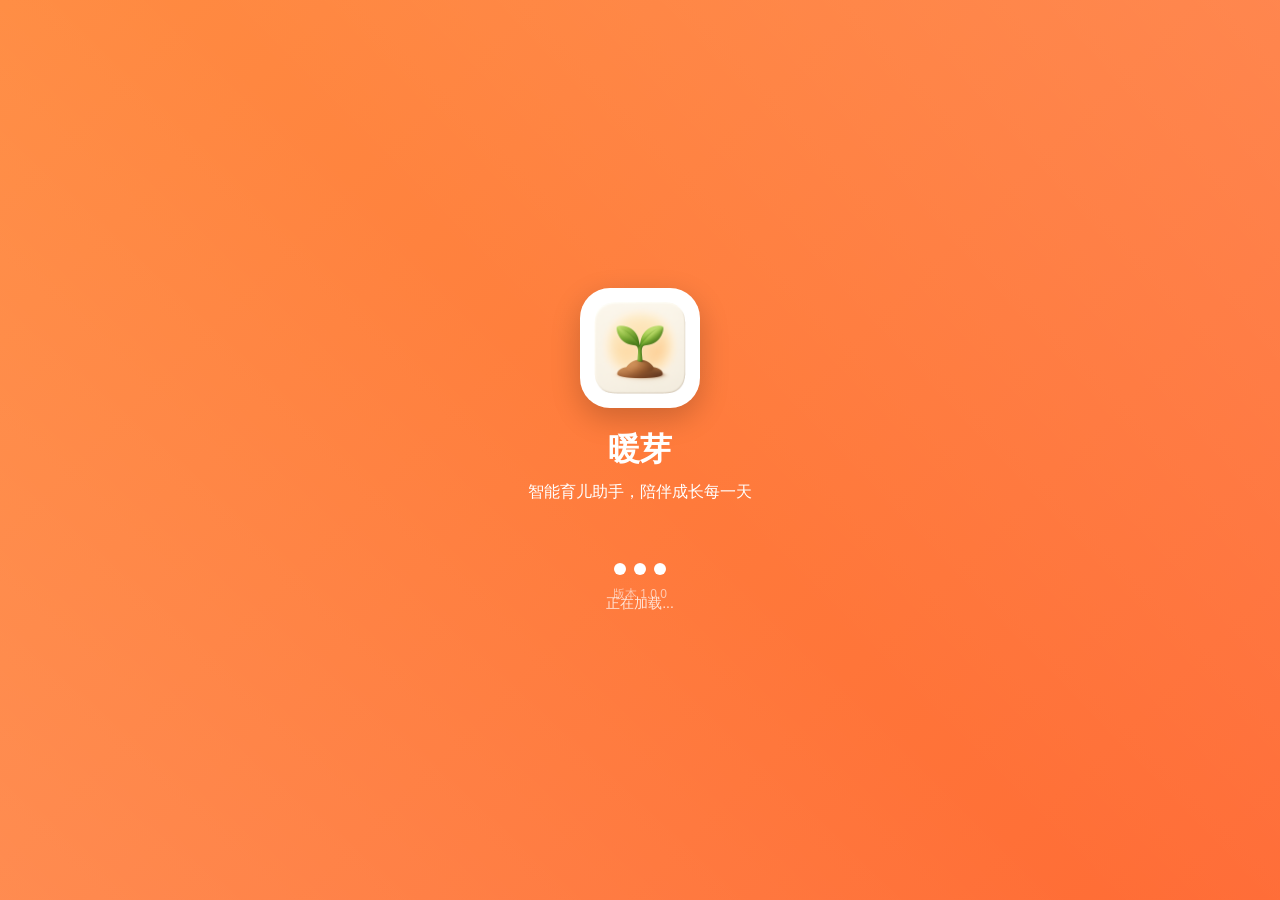
<file: nuanya-demo/nuanya-demo/splash_screen.html>
<!DOCTYPE html>
<html lang="zh-CN">
<head>
    <meta charset="UTF-8">
    <meta name="viewport" content="width=device-width, initial-scale=1.0">
    <title>暖芽 - AI代际互助平台</title>
    <style>
        * {
            margin: 0;
            padding: 0;
            box-sizing: border-box;
        }

        body {
            font-family: -apple-system, BlinkMacSystemFont, 'Segoe UI', Roboto, sans-serif;
            background: linear-gradient(135deg, #FF8C42 0%, #FF6B35 100%);
            height: 100vh;
            display: flex;
            justify-content: center;
            align-items: center;
            overflow: hidden;
            margin: 0;
            padding: 0;
        }

        /* 确保在不同屏幕尺寸下，剪裁区域显示为透明 */
        html, body {
            background-color: transparent;
            background-image: linear-gradient(135deg, #FF8C42 0%, #FF6B35 100%);
            background-attachment: fixed;
            background-size: cover;
            background-repeat: no-repeat;
        }

        /* 针对移动设备的安全区域适配 */
        @supports (padding: max(0px)) {
            body {
                padding-left: max(0px, env(safe-area-inset-left));
                padding-right: max(0px, env(safe-area-inset-right));
                padding-top: max(0px, env(safe-area-inset-top));
                padding-bottom: max(0px, env(safe-area-inset-bottom));
            }
        }

        .splash-container {
            text-align: center;
            color: white;
            position: relative;
            width: 100%;
            max-width: 400px;
            padding: 20px;
        }

        .logo-container {
            margin-bottom: 40px;
            animation: logoFadeIn 1.5s ease-out;
        }

        .logo {
            width: 120px;
            height: 120px;
            background: white;
            border-radius: 30px;
            display: flex;
            align-items: center;
            justify-content: center;
            margin: 0 auto 20px;
            box-shadow: 0 10px 30px rgba(0, 0, 0, 0.2);
            animation: logoFloat 2s ease-in-out infinite alternate;
            overflow: hidden;
        }

        .logo-img {
            width: 100%;
            height: 100%;
            object-fit: cover;
            border-radius: 30px;
        }

        .app-name {
            font-size: 32px;
            font-weight: 600;
            margin-bottom: 10px;
            animation: textSlideUp 1s ease-out 0.5s both;
        }

        .app-slogan {
            font-size: 16px;
            opacity: 0.9;
            margin-bottom: 60px;
            animation: textSlideUp 1s ease-out 0.8s both;
        }

        .loading-container {
            animation: loadingFadeIn 1s ease-out 1.2s both;
        }

        .loading-dots {
            display: flex;
            justify-content: center;
            align-items: center;
            gap: 8px;
            margin-bottom: 20px;
        }

        .dot {
            width: 12px;
            height: 12px;
            background: white;
            border-radius: 50%;
            animation: dotPulse 1.4s ease-in-out infinite;
        }

        .dot:nth-child(1) { animation-delay: 0s; }
        .dot:nth-child(2) { animation-delay: 0.2s; }
        .dot:nth-child(3) { animation-delay: 0.4s; }

        .loading-text {
            font-size: 14px;
            opacity: 0.8;
        }

        .version-info {
            position: absolute;
            bottom: 30px;
            left: 50%;
            transform: translateX(-50%);
            font-size: 12px;
            opacity: 0.6;
            animation: versionFadeIn 1s ease-out 2s both;
        }

        /* 动画定义 */
        @keyframes logoFadeIn {
            0% {
                opacity: 0;
                transform: scale(0.5) translateY(-50px);
            }
            100% {
                opacity: 1;
                transform: scale(1) translateY(0);
            }
        }

        @keyframes logoFloat {
            0% {
                transform: translateY(0px);
            }
            100% {
                transform: translateY(-10px);
            }
        }

        @keyframes textSlideUp {
            0% {
                opacity: 0;
                transform: translateY(30px);
            }
            100% {
                opacity: 1;
                transform: translateY(0);
            }
        }

        @keyframes loadingFadeIn {
            0% {
                opacity: 0;
            }
            100% {
                opacity: 1;
            }
        }

        @keyframes dotPulse {
            0%, 80%, 100% {
                transform: scale(0.8);
                opacity: 0.5;
            }
            40% {
                transform: scale(1.2);
                opacity: 1;
            }
        }

        @keyframes versionFadeIn {
            0% {
                opacity: 0;
            }
            100% {
                opacity: 0.6;
            }
        }

        /* 响应式设计 */
        @media (max-width: 480px) {
            .logo {
                width: 100px;
                height: 100px;
            }
            
            .logo-text {
                font-size: 40px;
            }
            
            .app-name {
                font-size: 28px;
            }
            
            .app-slogan {
                font-size: 14px;
            }
        }

        /* 渐变背景动画 */
        body::before {
            content: '';
            position: absolute;
            top: 0;
            left: 0;
            right: 0;
            bottom: 0;
            background: linear-gradient(45deg, 
                rgba(255, 255, 255, 0.1) 0%, 
                transparent 50%, 
                rgba(255, 255, 255, 0.1) 100%);
            animation: shimmer 3s ease-in-out infinite;
        }

        @keyframes shimmer {
            0%, 100% {
                transform: translateX(-100%);
            }
            50% {
                transform: translateX(100%);
            }
        }
    </style>
</head>
<body>
    <div class="splash-container">
        <div class="logo-container">
            <div class="logo">
                <img src="images/logo.png" alt="暖芽Logo" class="logo-img">
            </div>
            <div class="app-name">暖芽</div>
            <div class="app-slogan">智能育儿助手，陪伴成长每一天</div>
        </div>
        
        <div class="loading-container">
            <div class="loading-dots">
                <div class="dot"></div>
                <div class="dot"></div>
                <div class="dot"></div>
            </div>
            <div class="loading-text">正在加载...</div>
        </div>
        
        <div class="version-info">
            版本 1.0.0
        </div>
    </div>

    <script>
        // 开屏页面自动跳转逻辑
        setTimeout(function() {
            // 添加淡出效果
            document.body.style.transition = 'opacity 0.5s ease-out';
            document.body.style.opacity = '0';
            
            // 跳转到用户类型选择页面
            setTimeout(function() {
                window.location.href = 'user_type_selection.html';
            }, 500);
        }, 3000); // 3秒后跳转

        // 点击屏幕快速跳转
        document.addEventListener('click', function() {
            document.body.style.transition = 'opacity 0.3s ease-out';
            document.body.style.opacity = '0';
            setTimeout(function() {
                window.location.href = 'user_type_selection.html';
            }, 300);
        });

        // 防止页面刷新时的闪烁
        window.addEventListener('beforeunload', function() {
            document.body.style.opacity = '0';
        });
    </script>
</body>
</html>
</file>
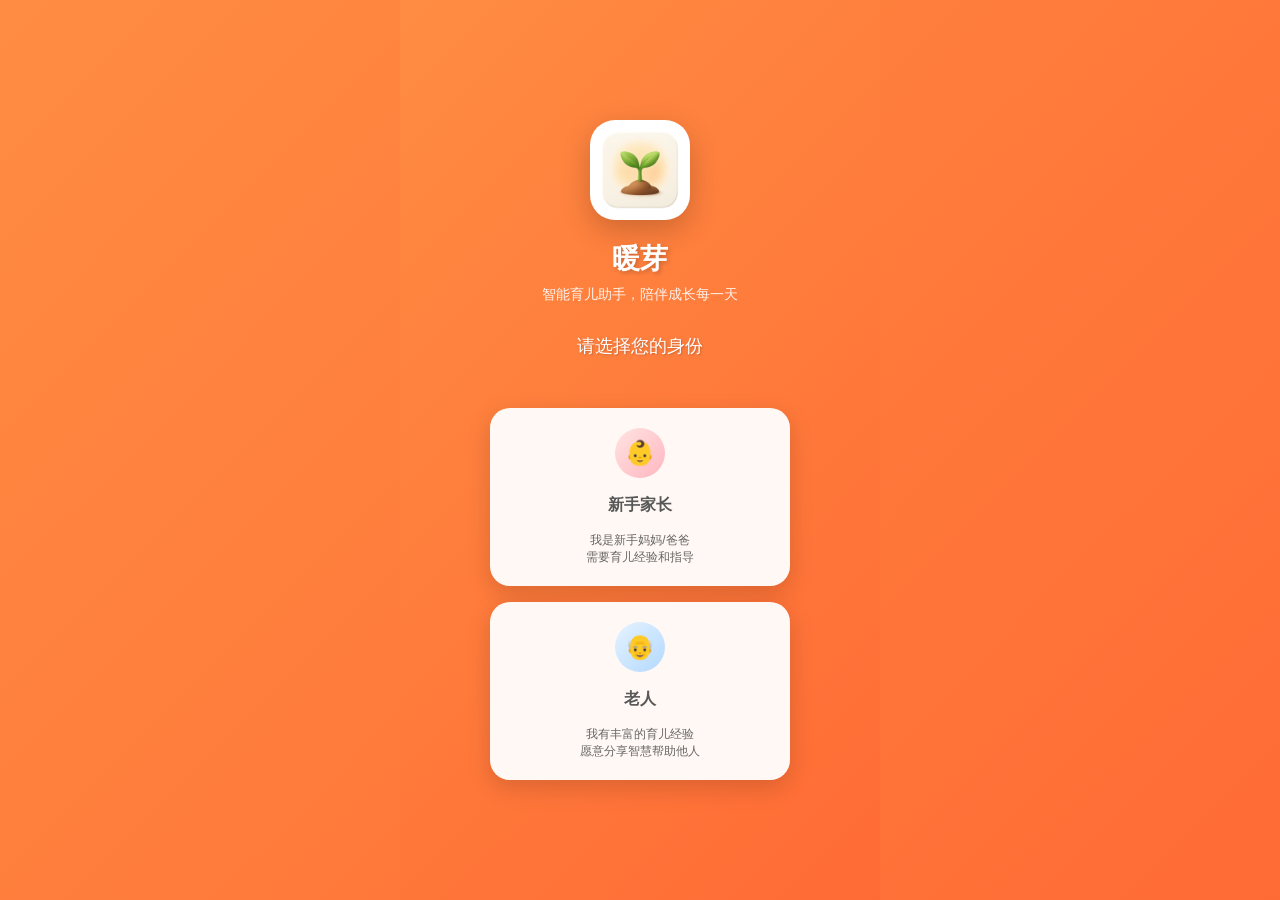
<file: nuanya-demo/nuanya-demo/user_type_selection.html>
<!DOCTYPE html>
<html lang="zh-CN">
<head>
    <meta charset="UTF-8">
    <meta name="viewport" content="width=device-width, initial-scale=1.0">
    <title>暖芽 - 选择身份</title>
    <style>
        /* --- 全局样式 --- */
        :root {
            --primary-color: #FF8C42;
            --secondary-color: #FF6B35;
            --accent-color: #A9D8B8;
            --text-color: #585858;
            --border-color: #E0E0E0;
        }
        
        * {
            margin: 0;
            padding: 0;
            box-sizing: border-box;
        }
        
        body, html { 
            margin: 0; 
            padding: 0; 
            height: 100%; 
            font-family: -apple-system, BlinkMacSystemFont, "Segoe UI", Roboto, "Helvetica Neue", Arial, sans-serif; 
            font-size: 16px; 
            background-color: transparent;
            background-image: linear-gradient(135deg, #FF8C42 0%, #FF6B35 100%);
            background-attachment: fixed;
            background-size: cover;
            background-repeat: no-repeat;
            overflow: hidden;
        }

        /* 针对移动设备的安全区域适配 */
        @supports (padding: max(0px)) {
            body {
                padding-left: max(0px, env(safe-area-inset-left));
                padding-right: max(0px, env(safe-area-inset-right));
                padding-top: max(0px, env(safe-area-inset-top));
                padding-bottom: max(0px, env(safe-area-inset-bottom));
            }
        }
        
        .app-shell { 
            max-width: 480px; 
            margin: 0 auto; 
            height: 100vh; 
            position: relative; 
            overflow: hidden; 
            background: linear-gradient(135deg, #FF8C42 0%, #FF6B35 100%);
        }

        /* --- 页面容器 --- */
        .selection-container {
            display: flex;
            flex-direction: column;
            justify-content: center;
            align-items: center;
            height: 100vh;
            padding: 40px 20px;
            box-sizing: border-box;
            position: relative;
        }

        /* --- Logo 区域 --- */
        .logo-section {
            text-align: center;
            margin-bottom: 50px;
            animation: fadeInUp 1s ease-out;
        }

        .logo {
            width: 100px;
            height: 100px;
            background-color: white;
            border-radius: 25px;
            display: flex;
            justify-content: center;
            align-items: center;
            box-shadow: 0 10px 30px rgba(0,0,0,0.2);
            margin: 0 auto 20px;
            animation: logoFloat 2s ease-in-out infinite alternate;
        }

        .logo-text {
            width: 100%;
            height: 100%;
            object-fit: cover;
            border-radius: 25px;
        }

        .app-name {
            font-size: 28px;
            font-weight: 600;
            color: white;
            margin-bottom: 8px;
            text-shadow: 2px 2px 4px rgba(0,0,0,0.2);
        }

        .app-tagline {
            font-size: 14px;
            color: white;
            opacity: 0.9;
            margin-bottom: 30px;
        }

        .selection-title {
            font-size: 18px;
            color: white;
            font-weight: 500;
            text-shadow: 1px 1px 2px rgba(0,0,0,0.2);
        }

        /* --- 选择按钮区域 --- */
        .selection-buttons {
            width: 100%;
            max-width: 300px;
            display: flex;
            flex-direction: column;
            gap: 16px;
            animation: fadeInUp 1s ease-out 0.3s both;
        }

        .user-type-btn {
            width: 100%;
            padding: 20px;
            border: none;
            border-radius: 20px;
            background-color: rgba(255, 255, 255, 0.95);
            backdrop-filter: blur(10px);
            box-shadow: 0 8px 25px rgba(0,0,0,0.15);
            cursor: pointer;
            transition: all 0.3s ease;
            text-decoration: none;
            display: flex;
            flex-direction: column;
            align-items: center;
            gap: 12px;
            position: relative;
            overflow: hidden;
        }

        .user-type-btn::before {
            content: '';
            position: absolute;
            top: 0;
            left: -100%;
            width: 100%;
            height: 100%;
            background: linear-gradient(90deg, transparent, rgba(255,255,255,0.4), transparent);
            transition: left 0.5s;
        }

        .user-type-btn:hover::before {
            left: 100%;
        }

        .user-type-btn:hover {
            transform: translateY(-3px);
            box-shadow: 0 15px 35px rgba(0,0,0,0.2);
        }

        .user-type-btn:active {
            transform: translateY(-1px);
            box-shadow: 0 8px 20px rgba(0,0,0,0.15);
        }

        .btn-icon {
            width: 50px;
            height: 50px;
            border-radius: 50%;
            display: flex;
            align-items: center;
            justify-content: center;
            font-size: 24px;
            margin-bottom: 5px;
            transition: transform 0.3s ease;
        }

        .user-type-btn:hover .btn-icon {
            transform: scale(1.1);
        }

        .mom-btn .btn-icon {
            background: linear-gradient(135deg, #FFE4E1, #FFB6C1);
            color: #FF69B4;
        }

        .elder-btn .btn-icon {
            background: linear-gradient(135deg, #E6F3FF, #B3D9FF);
            color: #4A90E2;
        }

        .btn-title {
            font-size: 16px;
            font-weight: 600;
            color: var(--text-color);
            margin-bottom: 4px;
        }

        .btn-description {
            font-size: 12px;
            color: #666;
            text-align: center;
            line-height: 1.4;
        }

        /* --- 动画定义 --- */
        @keyframes fadeInUp {
            0% {
                opacity: 0;
                transform: translateY(30px);
            }
            100% {
                opacity: 1;
                transform: translateY(0);
            }
        }

        @keyframes logoFloat {
            0% {
                transform: translateY(0px);
            }
            100% {
                transform: translateY(-8px);
            }
        }

        /* --- 响应式设计 --- */
        @media (max-height: 700px) {
            .logo-section {
                margin-bottom: 30px;
            }
            
            .logo {
                width: 80px;
                height: 80px;
            }
            
            .logo-text {
                font-size: 28px;
            }
            
            .app-name {
                font-size: 24px;
            }
            
            .selection-title {
                font-size: 16px;
            }
            
            .selection-buttons {
                gap: 12px;
            }
            
            .user-type-btn {
                padding: 16px;
            }
        }

        @media (max-width: 360px) {
            .selection-container {
                padding: 30px 15px;
            }
            
            .selection-buttons {
                max-width: 280px;
            }
        }
    </style>
</head>
<body>
    <div class="app-shell">
        <div class="selection-container">
            <!-- Logo 区域 -->
            <div class="logo-section">
                <div class="logo">
                    <img src="images/logo.png" alt="暖芽Logo" class="logo-text">
                </div>
                <h1 class="app-name">暖芽</h1>
                <p class="app-tagline">智能育儿助手，陪伴成长每一天</p>
                <p class="selection-title">请选择您的身份</p>
            </div>

            <!-- 选择按钮区域 -->
            <div class="selection-buttons">
                <a href="mom.html" class="user-type-btn mom-btn">
                    <div class="btn-icon">👶</div>
                    <div class="btn-title">新手家长</div>
                    <div class="btn-description">我是新手妈妈/爸爸<br>需要育儿经验和指导</div>
                </a>

                <a href="nuanya_demo.html" class="user-type-btn elder-btn">
                    <div class="btn-icon">👴</div>
                    <div class="btn-title">老人</div>
                    <div class="btn-description">我有丰富的育儿经验<br>愿意分享智慧帮助他人</div>
                </a>
            </div>
        </div>
    </div>
</body>
</html>
</file>
<file: nuanya_test/css/mom-styles.css>
/**
 * 妈妈端专用样式
 */

/* 搜索栏样式 */
.search-bar {
    padding: 10px 15px;
    background-color: transparent; /* Match the new light theme */
}

.search-input-container {
    position: relative;
    width: 100%;
}

.search-icon {
    position: absolute;
    left: 50%;
    top: 50%;
    transform: translate(-40px, -50%); /* Adjust based on placeholder length */
    color: #888;
    pointer-events: none;
    transition: all 0.3s ease;
    font-size: 16px;
}

.search-input {
    width: 100%;
    padding: 12px 15px;
    border: none;
    border-radius: 20px;
    font-size: 14px;
    background-color: #f0f2f5; /* Light grey/blue input background */
    color: #333; /* Dark text for input */
    box-sizing: border-box;
    text-align: center; /* Center the text and icon like in the image */
}

.search-input:focus {
    outline: none;
    text-align: left;
    padding-left: 40px;
    background-color: #e4e6e9;
}

.search-input:focus + .search-icon,
.search-input:not(:placeholder-shown) + .search-icon {
    left: 15px;
    transform: translate(0, -50%);
}

.search-input::placeholder {
    color: #888;
}

/* 问题标签区域 */
.question-tags-section {
    padding: 15px;
    background-color: transparent; /* Remove dark background */
    margin-bottom: 10px;
}

.question-tags-section h4 {
    margin: 0 0 15px 0;
    font-size: 16px;
    color: #555; /* Darker text for header */
}

.tags-container {
    display: flex;
    flex-wrap: wrap;
    gap: 12px;
}

.question-tag {
    padding: 8px 16px;
    background-color: #f0f2f5; /* Light grey/blue background */
    color: #555; /* Dark grey text */
    border: none;
    border-radius: 20px; /* Make it capsule/pill shaped */
    font-size: 14px;
    cursor: pointer;
    transition: all 0.3s ease;
}

.question-tag:hover {
    background-color: #e4e6e9;
    color: #333;
}

.question-tag.active {
    background-color: #fff;
    color: var(--primary-color, #f0b05b);
    font-weight: bold;
    box-shadow: 0 2px 8px rgba(0,0,0,0.05);
}

.tag-item {
    display: flex;
    flex-direction: column;
    align-items: center;
    padding: 12px 16px;
    background: white;
    border-radius: 12px;
    box-shadow: 0 2px 8px rgba(0,0,0,0.1);
    cursor: pointer;
    transition: all 0.3s ease;
    min-width: 80px;
    text-align: center;
}

.tag-item:hover {
    transform: translateY(-2px);
    box-shadow: 0 4px 12px rgba(0,0,0,0.15);
    background: var(--secondary-color);
}

.tag-item:active {
    transform: translateY(0);
}

.tag-name {
    font-size: 14px;
    font-weight: 600;
    color: var(--text-color);
    margin-bottom: 4px;
}

.tag-description {
    font-size: 11px;
    color: #888;
    line-height: 1.2;
}

/* 问题列表样式 */
.question-item {
    background-color: #fff;
    border-radius: 12px;
    padding: 15px;
    margin: 10px 15px;
    box-shadow: 0 2px 8px rgba(0,0,0,0.05);
    cursor: pointer;
    transition: transform 0.2s;
}

.question-item:hover {
    transform: translateY(-2px);
}

.question-title {
    font-size: 16px;
    font-weight: bold;
    color: #333;
    margin: 0 0 10px 0;
    line-height: 1.4;
}

.question-content {
    font-size: 14px;
    color: #666;
    margin: 0 0 15px 0;
    line-height: 1.5;
    display: -webkit-box;
    -webkit-line-clamp: 2;
    -webkit-box-orient: vertical;
    overflow: hidden;
}

.question-meta {
    display: flex;
    justify-content: space-between;
    align-items: center;
    font-size: 12px;
    color: #999;
    border-top: 1px solid #f0f0f0;
    padding-top: 10px;
}

.question-time {
    color: #999;
}

.question-category {
    background-color: #A9D8B8; /* Light green matching the reference */
    color: #fff;
    padding: 2px 10px;
    border-radius: 12px;
    font-size: 12px;
}

/* 答案列表样式 */
.question-answers {
    border-top: 1px solid #f0f0f0;
    padding-top: 12px;
}

/* --- 经验分析块（DeepSeek 输出） --- */
.analysis-block {
    background: linear-gradient(180deg, #ffffff 0%, #fffaf0 100%);
    border: 1px solid rgba(0,0,0,0.05);
    border-radius: 12px;
    padding: 14px 14px 12px 14px;
    line-height: 1.65;
    color: #585858;
    box-shadow: 0 6px 16px rgba(0,0,0,0.06);
}
.analysis-head { display: flex; gap: 12px; align-items: flex-start; justify-content: space-between; }
.analysis-head-left { flex: 1; min-width: 0; }
.analysis-head-title { font-size: 12px; letter-spacing: .08em; color: #9a7b45; font-weight: 800; margin-bottom: 6px; }
.analysis-summary { white-space: pre-wrap; font-size: 15px; color: #3b3b3b; }
.analysis-head-right { display: flex; gap: 10px; align-items: center; }
.cred-badges { display: flex; flex-direction: column; gap: 6px; align-items: flex-end; }
.badge { display: inline-flex; align-items: center; justify-content: center; padding: 4px 10px; border-radius: 999px; font-size: 12px; font-weight: 800; white-space: nowrap; }
.badge-cat { background: rgba(169,216,184,0.25); color: #2d6a3f; border: 1px solid rgba(169,216,184,0.6); }
.risk-none { background: rgba(100,200,130,0.18); color: #1f6b3a; border: 1px solid rgba(100,200,130,0.45); }
.risk-low { background: rgba(248,196,113,0.20); color: #8a5a00; border: 1px solid rgba(248,196,113,0.55); }
.risk-medium { background: rgba(255,122,89,0.18); color: #8a2a16; border: 1px solid rgba(255,122,89,0.45); }
.risk-high { background: rgba(255,71,87,0.16); color: #7a0c16; border: 1px solid rgba(255,71,87,0.40); }
.overall-score { width: 52px; height: 52px; border-radius: 14px; background: #fff; border: 1px solid rgba(0,0,0,0.06); display: flex; flex-direction: column; align-items: center; justify-content: center; box-shadow: inset 0 0 0 3px rgba(248,196,113,0.18); }
.overall-score-num { font-size: 18px; font-weight: 900; color: #E59866; line-height: 1; }
.overall-score-label { font-size: 11px; color: #999; font-weight: 700; margin-top: 2px; }
.analysis-section-title { font-weight: 700; font-size: 14px; color: #333; margin: 12px 0 8px 0; }
.analysis-grid { display: grid; grid-template-columns: 1fr; gap: 6px; }
.analysis-item .k { color: #666; }
.analysis-item .v { color: #333; }
.analysis-tag { display: inline-block; font-size: 12px; padding: 2px 8px; margin-right: 6px; border-radius: 999px; background: #FEF3E2; color: #E59866; }
.analysis-reco { font-size: 15px; white-space: pre-wrap; color: #3b3b3b; }
.sev-chart { margin-top: 6px; }
.sev-row { display: grid; grid-template-columns: 64px 1fr 40px; gap: 10px; align-items: center; margin: 8px 0; }
.sev-label { font-size: 13px; color: #666; }
.sev-bar { height: 10px; background: rgba(0,0,0,0.06); border-radius: 999px; overflow: hidden; }
.sev-bar-fill { height: 100%; background: linear-gradient(90deg, #A9D8B8 0%, #F8C471 55%, #E59866 100%); border-radius: 999px; }
.sev-score { text-align: right; font-variant-numeric: tabular-nums; color: #333; font-weight: 700; }

/* 压缩版：收藏列表用 */
.analysis-compact { background: rgba(255,255,255,0.9); border: 1px solid rgba(0,0,0,0.05); border-radius: 12px; padding: 10px 12px; box-shadow: 0 4px 12px rgba(0,0,0,0.05); }
.analysis-compact-top { display: flex; gap: 10px; align-items: center; justify-content: space-between; }
.analysis-compact-summary { font-size: 14px; color: #3b3b3b; line-height: 1.5; flex: 1; min-width: 0; }
.analysis-compact-score { width: 44px; height: 44px; border-radius: 12px; background: #fff; border: 1px solid rgba(0,0,0,0.06); display: flex; flex-direction: column; align-items: center; justify-content: center; box-shadow: inset 0 0 0 3px rgba(248,196,113,0.16); flex-shrink: 0; }
.analysis-compact-score-num { font-size: 16px; font-weight: 900; color: #E59866; line-height: 1; }
.analysis-compact-score-label { font-size: 10px; color: #999; font-weight: 700; margin-top: 2px; }
.analysis-compact-badges { display: flex; gap: 8px; margin-top: 8px; flex-wrap: wrap; }

.answer-item {
    background: #f8f9fa;
    border-radius: 8px;
    padding: 12px;
    margin-bottom: 8px;
}

.answer-item:last-child {
    margin-bottom: 0;
}

.answer-content {
    font-size: 14px;
    color: var(--text-color);
    line-height: 1.5;
    margin: 0 0 8px 0;
}

.answer-actions {
    display: flex;
    gap: 12px;
    align-items: center;
}

.like-btn, .favorite-btn {
    background: none;
    border: none;
    font-size: 14px;
    color: #666;
    cursor: pointer;
    padding: 4px 8px;
    border-radius: 6px;
    transition: all 0.3s ease;
    display: flex;
    align-items: center;
    gap: 4px;
}

.like-btn:hover, .favorite-btn:hover {
    background: #f0f0f0;
}

.like-btn.liked {
    color: #ff6b6b;
}

.favorite-btn.favorited {
    color: #ffd93d;
}

/* 模态框样式增强 */
.ask-modal, .thanks-modal {
    background: white;
    border-radius: 16px;
    padding: 24px;
    width: 90%;
    max-width: 400px;
    max-height: 80vh;
    overflow-y: auto;
    box-shadow: 0 20px 40px rgba(0,0,0,0.3);
}

.ask-modal h3, .thanks-modal h3 {
    margin: 0 0 20px 0;
    font-size: 18px;
    font-weight: 600;
    color: var(--text-color);
    text-align: center;
}

.modal-actions {
    display: flex;
    gap: 12px;
    margin-top: 20px;
}

.modal-actions button {
    flex: 1;
    padding: 12px;
    border: none;
    border-radius: 8px;
    font-size: 16px;
    font-weight: 600;
    cursor: pointer;
    transition: all 0.3s ease;
}

.modal-actions button[type="submit"],
.modal-actions button:not(.secondary) {
    background: var(--primary-color);
    color: white;
}

.modal-actions button[type="submit"]:hover,
.modal-actions button:not(.secondary):hover {
    background: #f5b041;
    transform: translateY(-1px);
}

.modal-actions button.secondary {
    background: #f8f9fa;
    color: var(--text-color);
    border: 1px solid #ddd;
}

.modal-actions button.secondary:hover {
    background: #e9ecef;
}

/* 无数据状态 */
.no-data {
    text-align: center;
    padding: 40px 20px;
    color: #999;
    font-size: 14px;
}

.no-data::before {
    content: "📝";
    display: block;
    font-size: 48px;
    margin-bottom: 16px;
}

/* 加载状态 */
.loading {
    text-align: center;
    padding: 20px;
    color: #999;
    font-size: 14px;
}

.loading::before {
    content: "⏳";
    display: block;
    font-size: 24px;
    margin-bottom: 8px;
    animation: spin 1s linear infinite;
}

@keyframes spin {
    from { transform: rotate(0deg); }
    to { transform: rotate(360deg); }
}

/* 响应式设计 */
@media (max-width: 480px) {
    .tags-container {
        gap: 6px;
    }
    
    .tag-item {
        padding: 10px 12px;
        min-width: 70px;
    }
    
    .tag-name {
        font-size: 13px;
    }
    
    .tag-description {
        font-size: 10px;
    }
    
    .question-item {
        padding: 14px;
        margin-bottom: 10px;
    }
    
    .ask-modal, .thanks-modal {
        width: 95%;
        padding: 20px;
    }
}
</file>
<file: nuanya-demo/nuanya-demo/css/mom-styles.css>
/**
 * 妈妈端专用样式
 */

/* 问题标签区域 */
.question-tags-section {
    margin: 15px 0;
    padding: 0 15px;
}

.question-tags-section h4 {
    margin: 0 0 10px 0;
    font-size: 16px;
    font-weight: 600;
    color: var(--text-color);
}

.tags-container {
    display: flex;
    flex-wrap: wrap;
    gap: 8px;
}

/* 首页问题标签样式 - 与收藏页面标签保持一致 */
.question-tag {
    padding: 8px 12px;
    border-radius: 16px;
    background-color: #f0f2f5;
    color: #555;
    font-size: 14px;
    cursor: pointer;
    white-space: nowrap;
    border: none;
    transition: all 0.3s ease;
}

.question-tag:hover {
    background-color: #FEF3E2;
    color: #E59866;
    transform: translateY(-1px);
}

.question-tag.active {
    background-color: #FEF3E2;
    color: #E59866;
    font-weight: bold;
}

.tag-item {
    display: flex;
    flex-direction: column;
    align-items: center;
    padding: 12px 16px;
    background: white;
    border-radius: 12px;
    box-shadow: 0 2px 8px rgba(0,0,0,0.1);
    cursor: pointer;
    transition: all 0.3s ease;
    min-width: 80px;
    text-align: center;
}

.tag-item:hover {
    transform: translateY(-2px);
    box-shadow: 0 4px 12px rgba(0,0,0,0.15);
    background: var(--secondary-color);
}

.tag-item:active {
    transform: translateY(0);
}

.tag-name {
    font-size: 14px;
    font-weight: 600;
    color: var(--text-color);
    margin-bottom: 4px;
}

.tag-description {
    font-size: 11px;
    color: #888;
    line-height: 1.2;
}

/* 问题列表样式 */
.question-item {
    background: white;
    border-radius: 12px;
    padding: 16px;
    margin-bottom: 12px;
    box-shadow: 0 2px 8px rgba(0,0,0,0.1);
    transition: all 0.3s ease;
}

.question-item:hover {
    transform: translateY(-1px);
    box-shadow: 0 4px 12px rgba(0,0,0,0.15);
}

.question-title {
    font-size: 16px;
    font-weight: 600;
    color: var(--text-color);
    margin: 0 0 8px 0;
    line-height: 1.4;
}

.question-content {
    font-size: 14px;
    color: #666;
    line-height: 1.5;
    margin: 0 0 12px 0;
    display: -webkit-box;
    -webkit-line-clamp: 3;
    -webkit-box-orient: vertical;
    overflow: hidden;
}

.question-meta {
    display: flex;
    justify-content: space-between;
    align-items: center;
    font-size: 12px;
    color: #999;
    margin-bottom: 12px;
}

.question-time {
    color: #999;
}

.question-category {
    background: var(--accent-color);
    color: white;
    padding: 2px 8px;
    border-radius: 10px;
    font-size: 11px;
}

/* 答案列表样式 */
.question-answers {
    border-top: 1px solid #f0f0f0;
    padding-top: 12px;
}

.answer-item {
    background: #f8f9fa;
    border-radius: 8px;
    padding: 12px;
    margin-bottom: 8px;
}

.answer-item:last-child {
    margin-bottom: 0;
}

.answer-content {
    font-size: 14px;
    color: var(--text-color);
    line-height: 1.5;
    margin: 0 0 8px 0;
}

.answer-actions {
    display: flex;
    gap: 12px;
    align-items: center;
}

.like-btn, .favorite-btn {
    background: none;
    border: none;
    font-size: 14px;
    color: #666;
    cursor: pointer;
    padding: 4px 8px;
    border-radius: 6px;
    transition: all 0.3s ease;
    display: flex;
    align-items: center;
    gap: 4px;
}

.like-btn:hover, .favorite-btn:hover {
    background: #f0f0f0;
}

.like-btn.liked {
    color: #ff6b6b;
}

.favorite-btn.favorited {
    color: #ffd93d;
}

/* 模态框样式增强 */
.ask-modal, .thanks-modal {
    background: white;
    border-radius: 16px;
    padding: 24px;
    width: 90%;
    max-width: 400px;
    max-height: 80vh;
    overflow-y: auto;
    box-shadow: 0 20px 40px rgba(0,0,0,0.3);
}

.ask-modal h3, .thanks-modal h3 {
    margin: 0 0 20px 0;
    font-size: 18px;
    font-weight: 600;
    color: var(--text-color);
    text-align: center;
}

.modal-actions {
    display: flex;
    gap: 12px;
    margin-top: 20px;
}

.modal-actions button {
    flex: 1;
    padding: 12px;
    border: none;
    border-radius: 8px;
    font-size: 16px;
    font-weight: 600;
    cursor: pointer;
    transition: all 0.3s ease;
}

.modal-actions button[type="submit"],
.modal-actions button:not(.secondary) {
    background: var(--primary-color);
    color: white;
}

.modal-actions button[type="submit"]:hover,
.modal-actions button:not(.secondary):hover {
    background: #f5b041;
    transform: translateY(-1px);
}

.modal-actions button.secondary {
    background: #f8f9fa;
    color: var(--text-color);
    border: 1px solid #ddd;
}

.modal-actions button.secondary:hover {
    background: #e9ecef;
}

/* 无数据状态 */
.no-data {
    text-align: center;
    padding: 40px 20px;
    color: #999;
    font-size: 14px;
}

.no-data::before {
    content: "📝";
    display: block;
    font-size: 48px;
    margin-bottom: 16px;
}

/* 加载状态 */
.loading {
    text-align: center;
    padding: 20px;
    color: #999;
    font-size: 14px;
}

.loading::before {
    content: "⏳";
    display: block;
    font-size: 24px;
    margin-bottom: 8px;
    animation: spin 1s linear infinite;
}

@keyframes spin {
    from { transform: rotate(0deg); }
    to { transform: rotate(360deg); }
}

/* 响应式设计 */
@media (max-width: 480px) {
    .tags-container {
        gap: 6px;
    }
    
    .tag-item {
        padding: 10px 12px;
        min-width: 70px;
    }
    
    .tag-name {
        font-size: 13px;
    }
    
    .tag-description {
        font-size: 10px;
    }
    
    .question-item {
        padding: 14px;
        margin-bottom: 10px;
    }
    
    .ask-modal, .thanks-modal {
        width: 95%;
        padding: 20px;
    }
}
</file>
